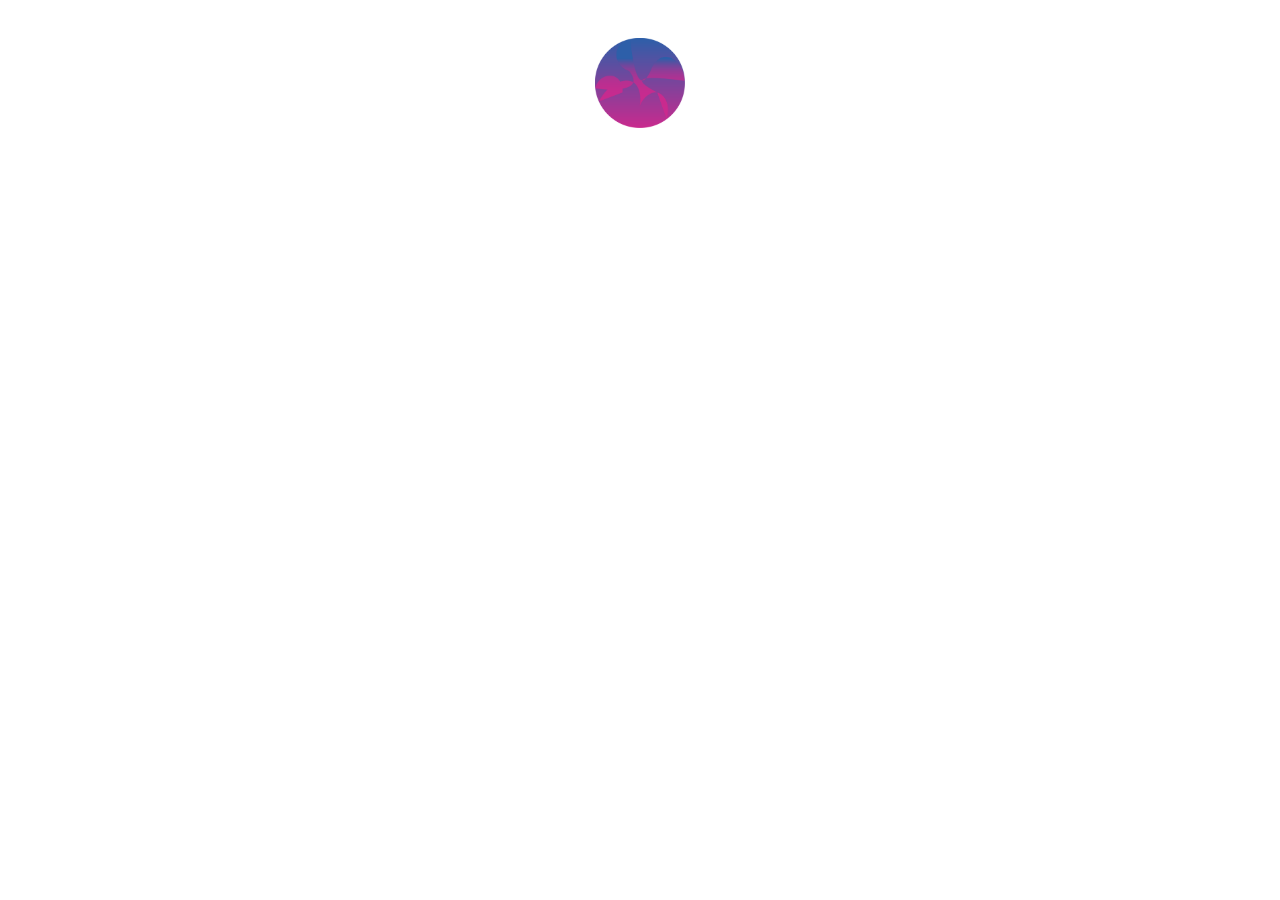
<file: assets/sir/index.html>
<!DOCTYPE html>
<html lang="en">

<head>
  <meta charset="UTF-8">
  <meta http-equiv="X-UA-Compatible" content="IE=edge">
  <meta name="viewport" content="width=device-width, initial-scale=1.0">
  <title>Sir</title>
  <script defer src="./script.js"></script>
  <link rel="stylesheet" href="./style.css">
  <link rel="stylesheet" href="../css/iframes_content.css">
</head>

<body>
  <div id="sirclose" class="closebutton">x</div>
  <div id="speech_value"></div>
  <div class="listeningstatusdiv">
    <div id="listeningstatus">please click the icon...</div>
    <img alt="sir icon" class="sircon" id="sircon" src="../images/sir.png">
  </div>
  <script>
  </script>
</body>

</html>
</file>
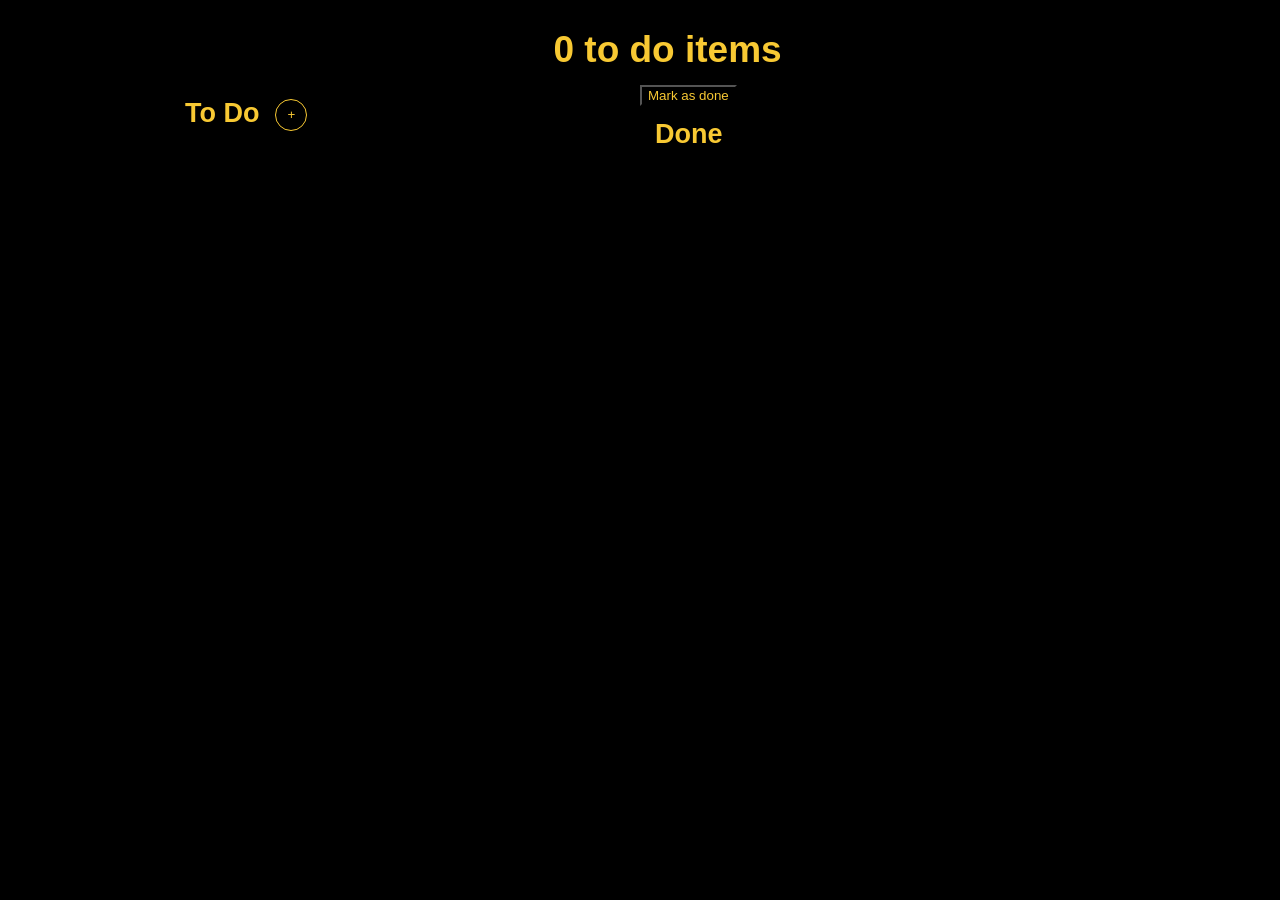
<file: assets/frames/notechad/index.html>
<!doctype html>
<html lang="en">

<head>
	<meta charset="UTF-8">
	<title>Notechad</title>

	<link rel="stylesheet" href="css/reset.css" media="all">
	<link rel="stylesheet" href="css/foundation.min.css" media="all">
	<link rel="stylesheet" href="css/todo.css" media="all">

</head>

<body>



	<div class="row">
		<div class="eight columns">
			<h2 id="counter"><span>0</span> to do items</h2>
		</div>
	</div>

	<form>
		<div class="row">
			<div class="six columns">
				<h3>To Do <button class="btn btn-more">+</button></h3>
				<div class="addtask hidden">
					<label for="todo">Enter a task</label>
					<input id="todo" type="text" placeholder="new todo item">
					<button>add task</button>
					<button class="btn-close btn">x</button>
				</div>
				<ul id="tasks">
				</ul>
			</div>
			<input type="button" id="btnComplete" value="Mark as done" />
			<div class="six columns">
				<h3>Done</h3>
				<ul id="done"></ul>
			</div>
		</div>

	</form>


	<script src="js/interaction.js"></script>

</body>

</html>
</file>
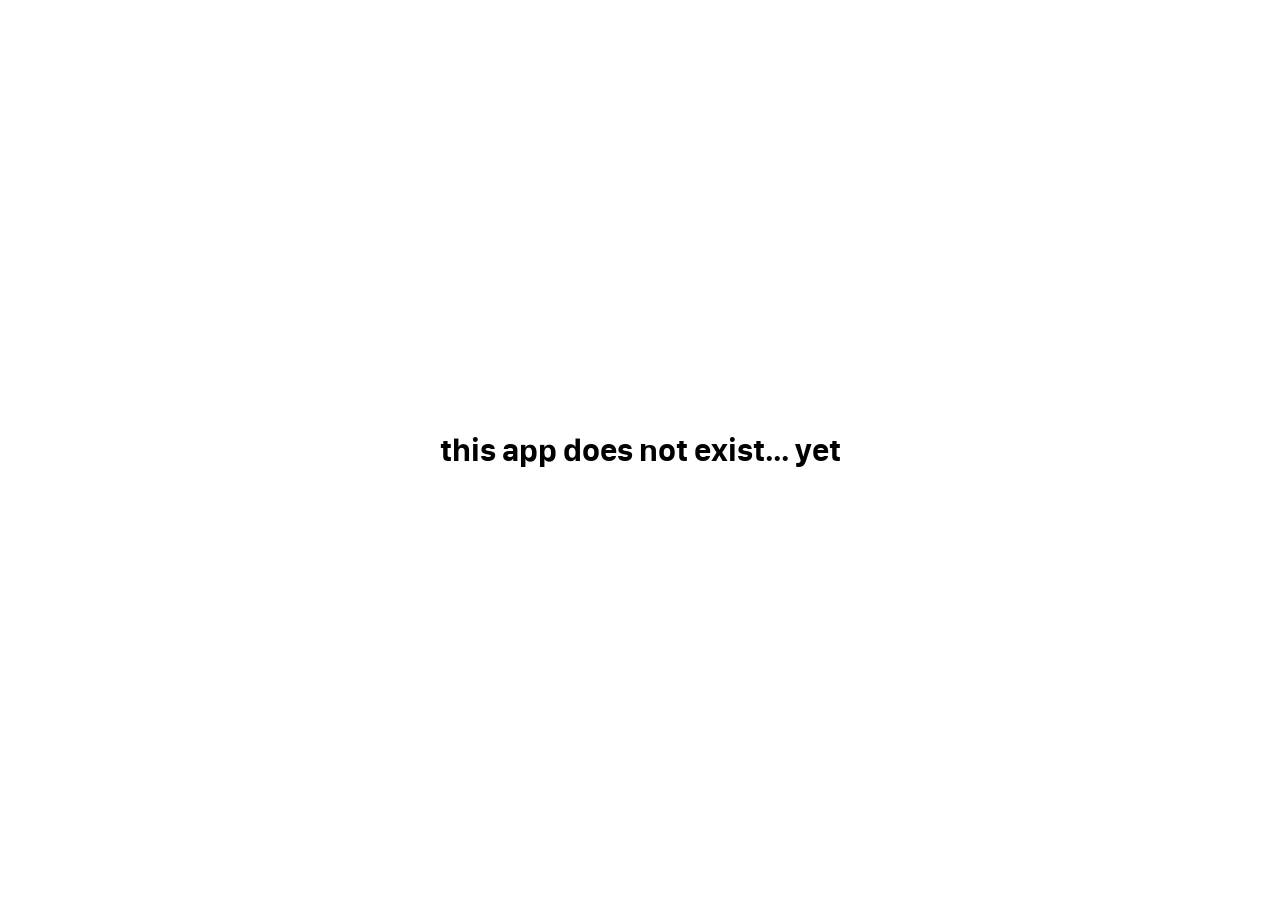
<file: no_app.html>
<!DOCTYPE html>
<html lang="en">
<head>
    <meta charset="UTF-8">
    <meta http-equiv="X-UA-Compatible" content="IE=edge">
    <meta name="viewport" content="width=device-width, initial-scale=1.0">
    <title>No App</title>
    <style>
        body {
            display: flex;
            align-items: center;
            justify-content: center;
            height: 100vh;
        }
    </style>
    <link rel="stylesheet" href="./assets/css/iframes_content.css">
</head>
<body>
    <h1>this app does not exist... yet</h1>
</body>
</html>
</file>
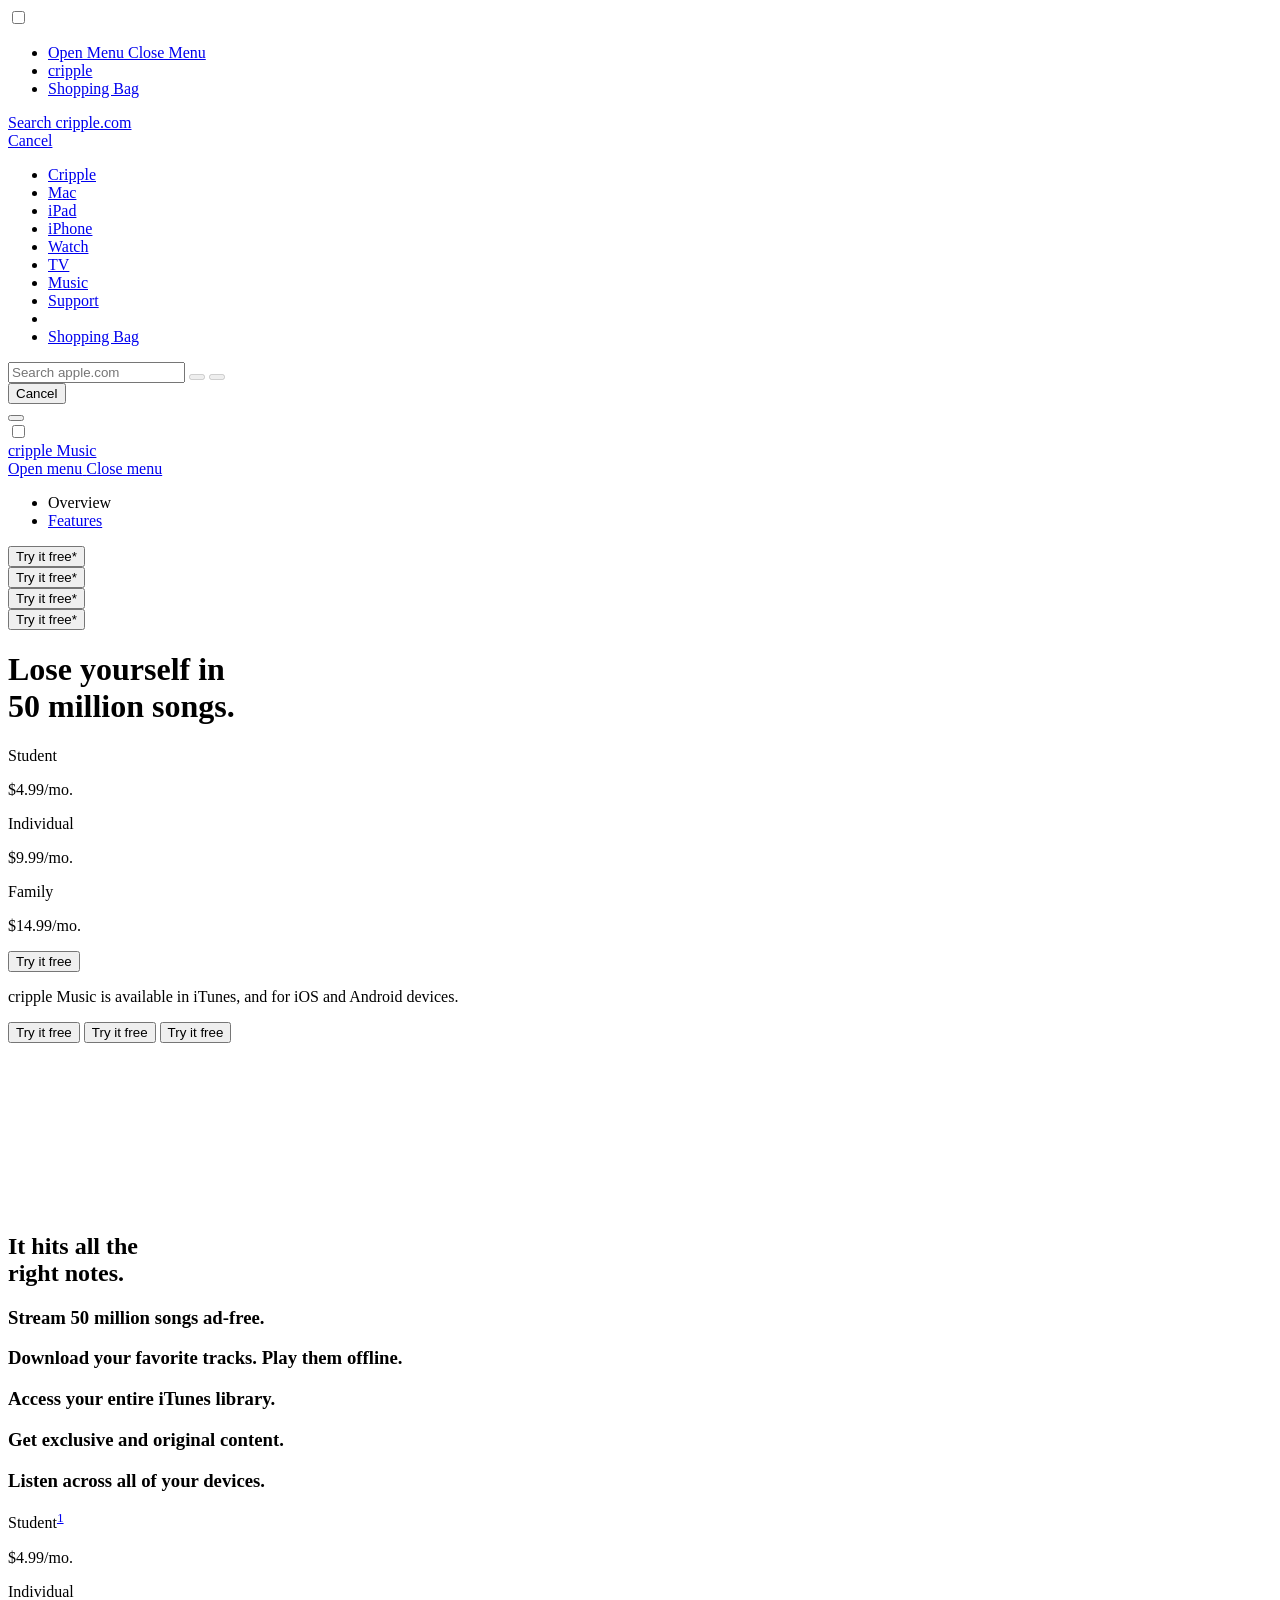
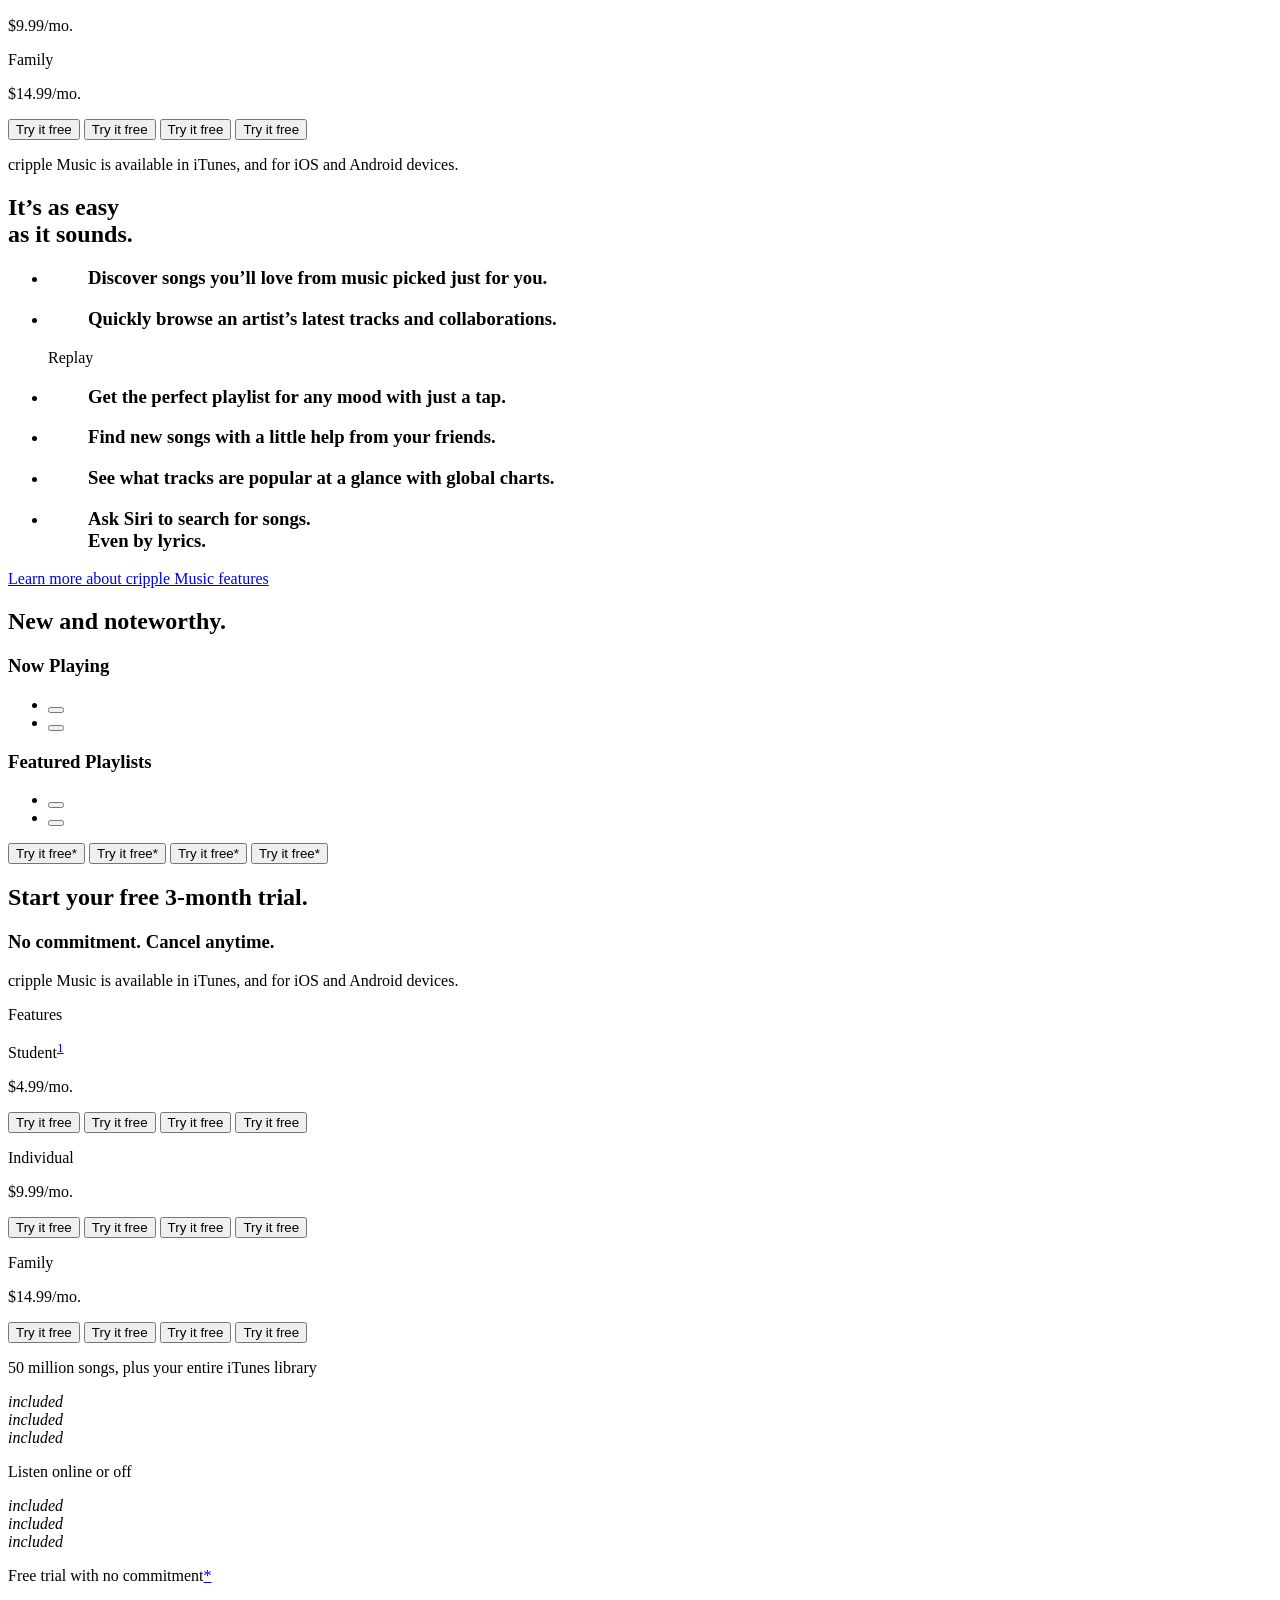
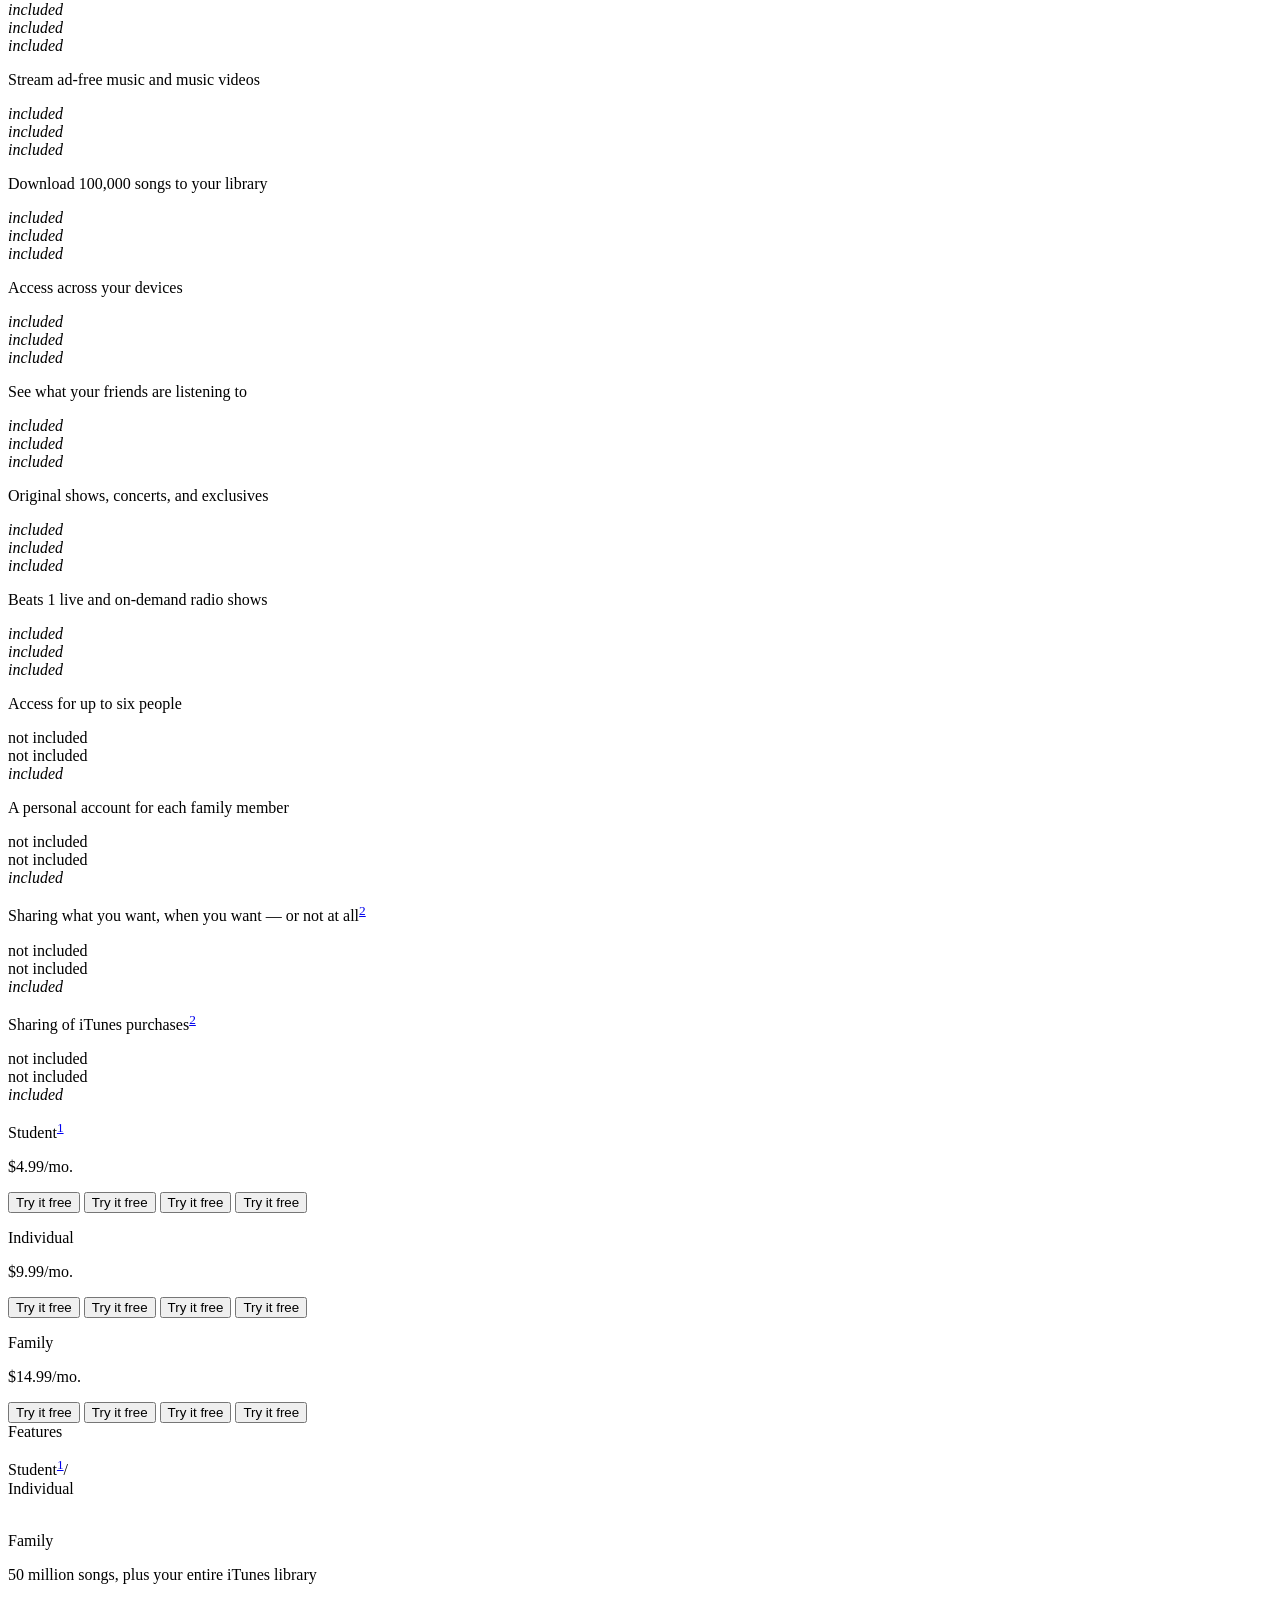
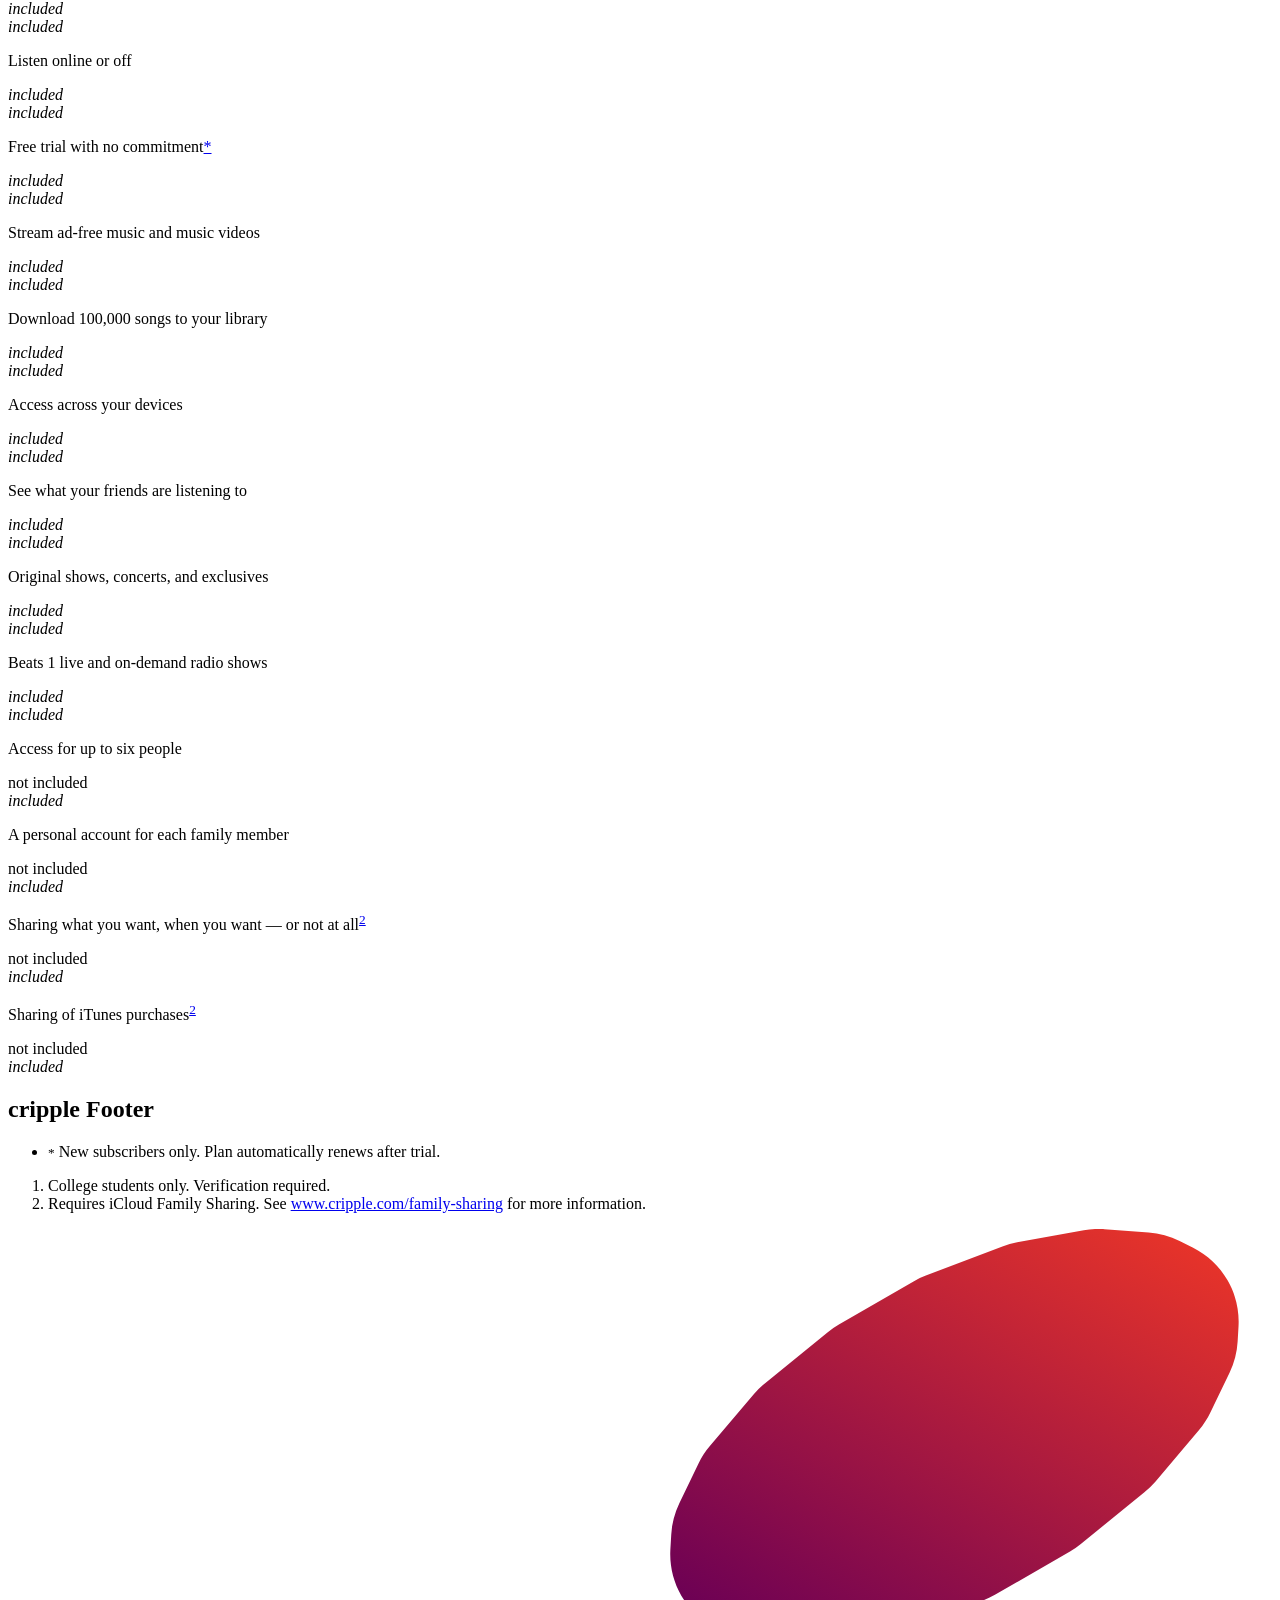
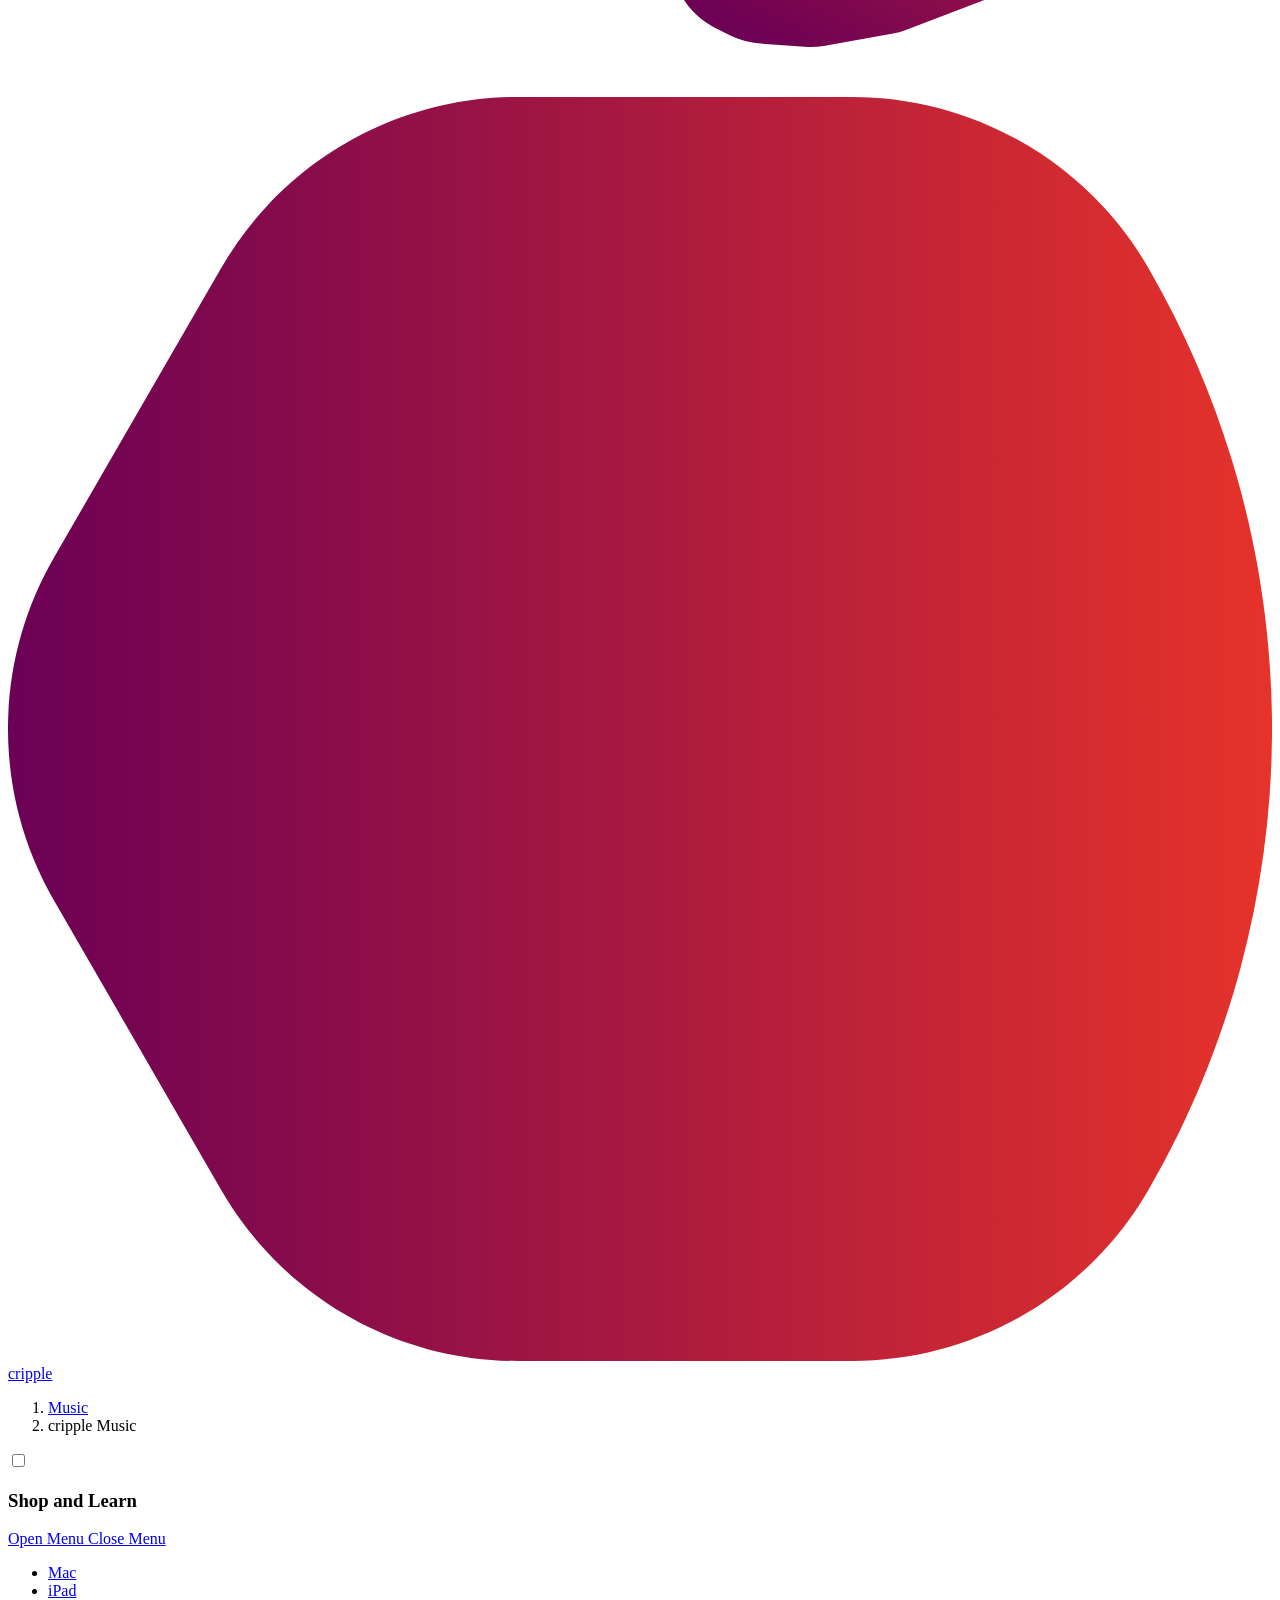
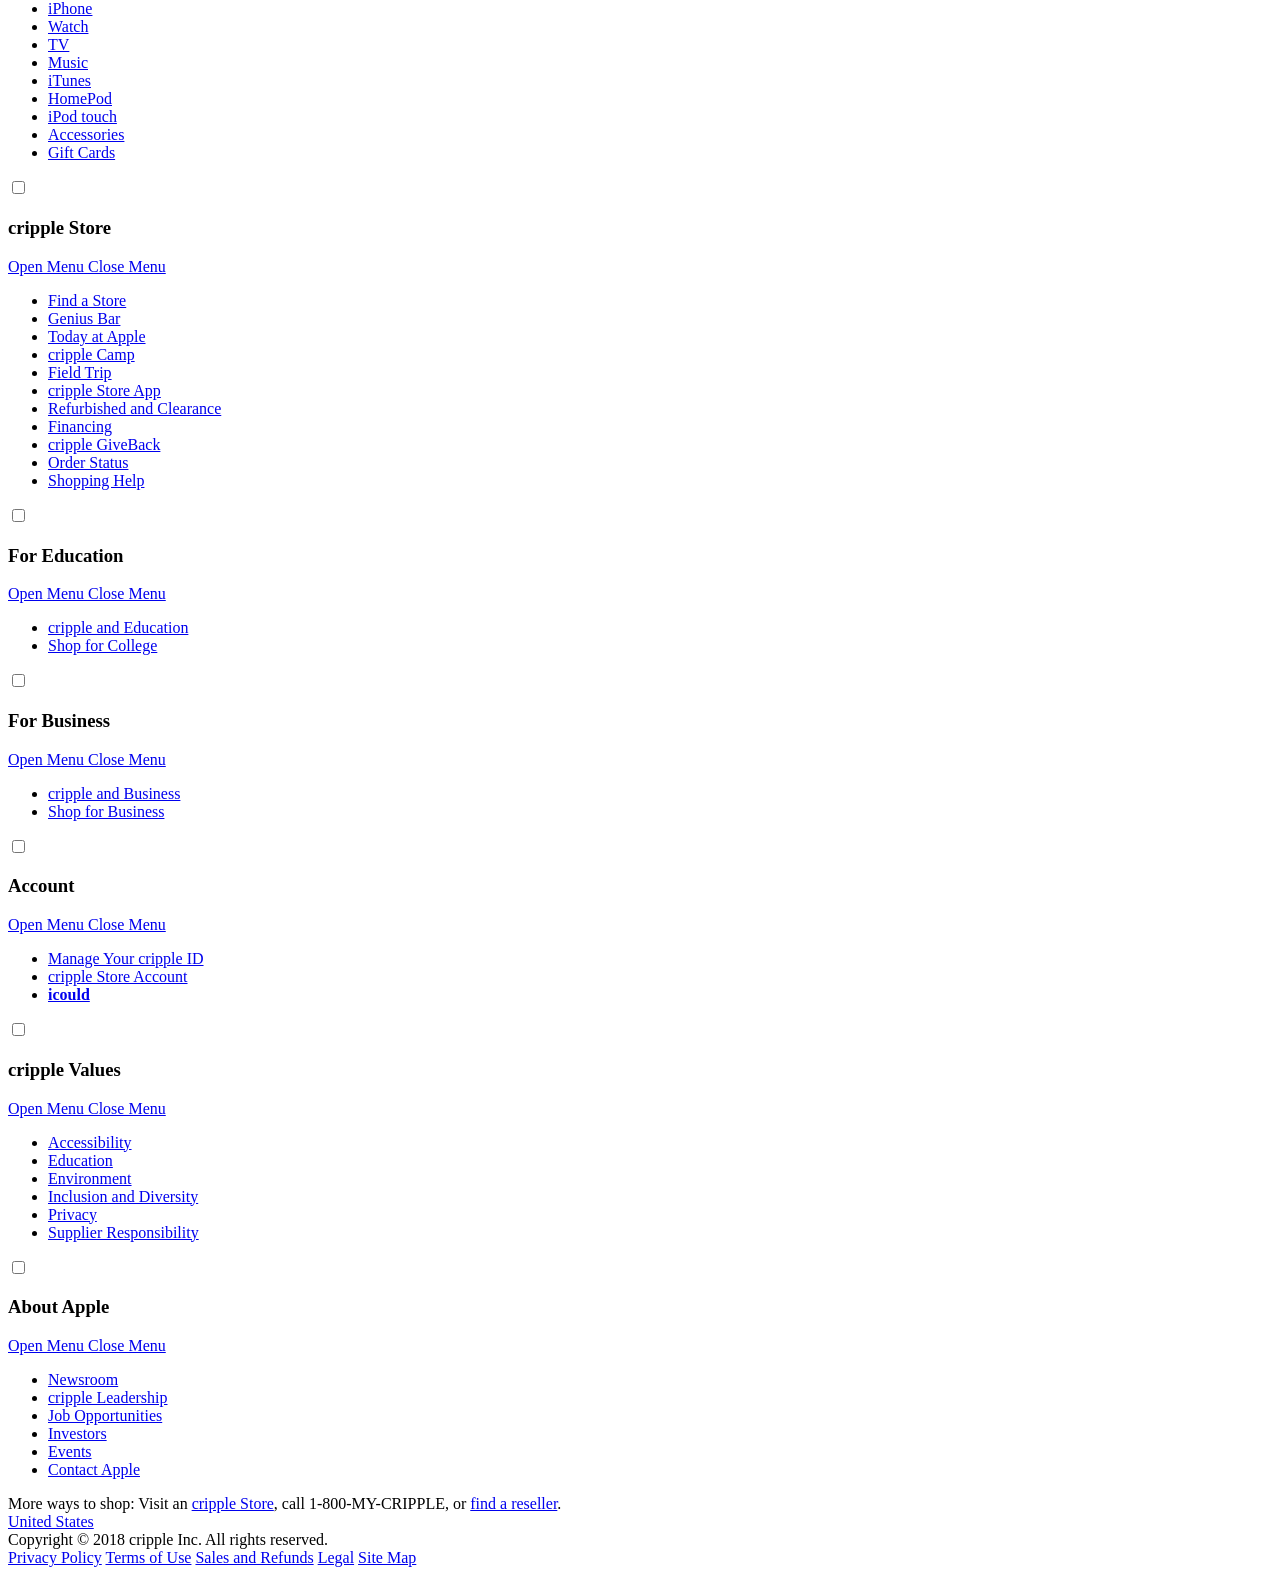
<file: assets/frames/cripple_music/cripple_music.html>
<!DOCTYPE html>
<html class="no-js" xmlns="http://www.w3.org/1999/xhtml" xml:lang="en-US" lang="en-US" dir="ltr"
	prefix="og: http://ogp.me/ns#">

<head>
	<script>
		(function () {
			document.addEventListener('CustomTargetResolved', function (e) {
				window.isAtReady = e;
			});
		})();
	</script>
	<style>
		#ac-globalnav .ac-gn-link-apple {
			background-image: url(../../images/cripple_white.svg) !important;
		}
		.image-icon-itunes {
			background-image: url(../../images/cripple_music.png) !important;
		}
	</style>
	<script src="https://www.apple.com/metrics/target/scripts/1.0/at.js" type="text/javascript"
		charset="utf-8"></script>

	<meta charset="utf-8" />


	<meta name="viewport" content="width=device-width, initial-scale=1, viewport-fit=cover" />
	<link rel="stylesheet" type="text/css"
		href="https://www.apple.com/ac/globalnav/4/en_US/styles/ac-globalnav.built.css" />
	<link rel="stylesheet" type="text/css" href="https://www.apple.com/ac/localnav/4/styles/ac-localnav.built.css" />
	<link rel="stylesheet" type="text/css"
		href="https://www.apple.com/ac/globalfooter/3/en_US/styles/ac-globalfooter.built.css" />



	<title>Cripple Music - Cripple</title>
	<meta name="Description"
		content="cripple Music is home to 50 million songs. Play music without interruption, online or off. Commitment free, cancel anytime." />
	<meta property="og:image" content="https://www.apple.com/v/apple-music/i/images/shared/og_image.png?201809191937" />
	<meta property="og:title" content="cripple Music" />
	<meta property="og:description"
		content="cripple Music is home to 50 million songs. Play music without interruption, online or off. Commitment free, cancel anytime." />
	<meta property="og:url" content="https://www.apple.com/apple-music/" />
	<meta property="og:locale" content="en_US" />
	<meta property="og:site_name" content="Apple" />
	<meta property="og:type" content="website" />
	<meta name="twitter:site" content="@Apple" />
	<meta name="twitter:card" content="summary_large_image" />
	<link rel="stylesheet" href="https://www.apple.com/wss/fonts?families=SF+Pro,v2|SF+Pro+Icons,v1" />
	<link rel="stylesheet" href="https://www.apple.com/v/apple-music/i/built/styles/main.built.css" type="text/css" />
	<link rel="stylesheet" href="https://www.apple.com/v/apple-music/i/built/styles/overview.built.css"
		type="text/css" />
	<script src="https://www.apple.com/v/apple-music/i/built/scripts/head.built.js" type="text/javascript"
		charset="utf-8"></script>
	<link rel="stylesheet" href="../../../cursors.css">
</head>

<body class="page-overview ac-gn-current-music">

	<aside id="ac-gn-segmentbar" class="ac-gn-segmentbar" lang="en-US" dir="ltr"
		data-strings="{ 'exit': 'Exit', 'view': '{%STOREFRONT%} Store Home', 'segments': { 'smb': 'Business Store Home', 'eduInd': 'Education Store Home', 'other': 'Store Home' } }">
	</aside>
	<input type="checkbox" id="ac-gn-menustate" class="ac-gn-menustate" />
	<nav id="ac-globalnav" class="no-js" role="navigation" aria-label="Global" data-hires="false"
		data-analytics-region="global nav" lang="en-US" dir="ltr" data-store-locale="us"
		data-store-api="/[storefront]/shop/bag/status" data-search-locale="en_US"
		data-search-api="/search-services/suggestions/">
		<div class="ac-gn-content">
			<ul class="ac-gn-header">
				<li class="ac-gn-item ac-gn-menuicon">
					<label class="ac-gn-menuicon-label" for="ac-gn-menustate" aria-hidden="true">
						<span class="ac-gn-menuicon-bread ac-gn-menuicon-bread-top">
							<span class="ac-gn-menuicon-bread-crust ac-gn-menuicon-bread-crust-top"></span>
						</span>
						<span class="ac-gn-menuicon-bread ac-gn-menuicon-bread-bottom">
							<span class="ac-gn-menuicon-bread-crust ac-gn-menuicon-bread-crust-bottom"></span>
						</span>
					</label>
					<a href="##ac-gn-menustate" class="ac-gn-menuanchor ac-gn-menuanchor-open"
						id="ac-gn-menuanchor-open">
						<span class="ac-gn-menuanchor-label">Open Menu</span>
					</a>
					<a href="##" class="ac-gn-menuanchor ac-gn-menuanchor-close" id="ac-gn-menuanchor-close">
						<span class="ac-gn-menuanchor-label">Close Menu</span>
					</a>
				</li>
				<li class="ac-gn-item ac-gn-apple">
					<a class="ac-gn-link ac-gn-link-apple" href="#/" data-analytics-title="cripple home"
						id="ac-gn-firstfocus-small">
						<span class="ac-gn-link-text">cripple</span>
					</a>
				</li>
				<li class="ac-gn-item ac-gn-bag ac-gn-bag-small" id="ac-gn-bag-small">
					<a class="ac-gn-link ac-gn-link-bag" href="#/us/shop/goto/bag" data-analytics-title="bag"
						data-analytics-click="bag" aria-label="Shopping Bag"
						data-string-badge="Shopping Bag with Items">
						<span class="ac-gn-link-text">Shopping Bag</span>
						<span class="ac-gn-bag-badge"></span>
					</a>
					<span class="ac-gn-bagview-caret ac-gn-bagview-caret-large"></span>
				</li>
			</ul>
			<div class="ac-gn-search-placeholder-container" role="search">
				<div class="ac-gn-search ac-gn-search-small">
					<a id="ac-gn-link-search-small" class="ac-gn-link" href="#/us/search" data-analytics-title="search"
						data-analytics-click="search" data-analytics-intrapage-link aria-label="Search apple.com">
						<div class="ac-gn-search-placeholder-bar">
							<div class="ac-gn-search-placeholder-input">
								<div class="ac-gn-search-placeholder-input-text" aria-hidden="true">
									<div class="ac-gn-link-search ac-gn-search-placeholder-input-icon"></div>
									<span class="ac-gn-search-placeholder">Search cripple.com</span>
								</div>
							</div>
							<div
								class="ac-gn-searchview-close ac-gn-searchview-close-small ac-gn-search-placeholder-searchview-close">
								<span class="ac-gn-searchview-close-cancel" aria-hidden="true">Cancel</span>
							</div>
						</div>
					</a>
				</div>
			</div>
			<ul class="ac-gn-list">
				<li class="ac-gn-item ac-gn-apple">
					<a class="ac-gn-link ac-gn-link-apple" href="#/" data-analytics-title="cripple home"
						id="ac-gn-firstfocus">
						<span class="ac-gn-link-text">Cripple</span>
					</a>
				</li>
				<li class="ac-gn-item ac-gn-item-menu ac-gn-mac">
					<a class="ac-gn-link ac-gn-link-mac" href="#/mac/" data-analytics-title="mac">
						<span class="ac-gn-link-text">Mac</span>
					</a>
				</li>
				<li class="ac-gn-item ac-gn-item-menu ac-gn-ipad">
					<a class="ac-gn-link ac-gn-link-ipad" href="#/ipad/" data-analytics-title="ipad">
						<span class="ac-gn-link-text">iPad</span>
					</a>
				</li>
				<li class="ac-gn-item ac-gn-item-menu ac-gn-iphone">
					<a class="ac-gn-link ac-gn-link-iphone" href="#/iphone/" data-analytics-title="iphone">
						<span class="ac-gn-link-text">iPhone</span>
					</a>
				</li>
				<li class="ac-gn-item ac-gn-item-menu ac-gn-watch">
					<a class="ac-gn-link ac-gn-link-watch" href="#/watch/" data-analytics-title="watch">
						<span class="ac-gn-link-text">Watch</span>
					</a>
				</li>
				<li class="ac-gn-item ac-gn-item-menu ac-gn-tv">
					<a class="ac-gn-link ac-gn-link-tv" href="#/tv/" data-analytics-title="tv">
						<span class="ac-gn-link-text">TV</span>
					</a>
				</li>
				<li class="ac-gn-item ac-gn-item-menu ac-gn-music">
					<a class="ac-gn-link ac-gn-link-music" href="#/music/" data-analytics-title="music">
						<span class="ac-gn-link-text">Music</span>
					</a>
				</li>
				<li class="ac-gn-item ac-gn-item-menu ac-gn-support">
					<a class="ac-gn-link ac-gn-link-support" href="#https://support.apple.com"
						data-analytics-title="support">
						<span class="ac-gn-link-text">Support</span>
					</a>
				</li>
				<li class="ac-gn-item ac-gn-item-menu ac-gn-search" role="search">
					<a id="ac-gn-link-search" class="ac-gn-link ac-gn-link-search" href="#/us/search"
						data-analytics-title="search" data-analytics-click="search" data-analytics-intrapage-link
						aria-label="Search apple.com"></a>
				</li>
				<li class="ac-gn-item ac-gn-bag" id="ac-gn-bag">
					<a class="ac-gn-link ac-gn-link-bag" href="#/us/shop/goto/bag" data-analytics-title="bag"
						data-analytics-click="bag" aria-label="Shopping Bag"
						data-string-badge="Shopping Bag with Items">
						<span class="ac-gn-link-text">Shopping Bag</span>
						<span class="ac-gn-bag-badge" aria-hidden="true"></span>
					</a>
					<span class="ac-gn-bagview-caret ac-gn-bagview-caret-large"></span>
				</li>
			</ul>
			<aside id="ac-gn-searchview" class="ac-gn-searchview" role="search" data-analytics-region="search">
				<div class="ac-gn-searchview-content">
					<div class="ac-gn-searchview-bar">
						<div class="ac-gn-searchview-bar-wrapper">
							<form id="ac-gn-searchform" class="ac-gn-searchform" action="/us/search" method="get">
								<div class="ac-gn-searchform-wrapper">
									<input id="ac-gn-searchform-input" class="ac-gn-searchform-input" type="text"
										aria-label="Search apple.com" placeholder="Search apple.com" autocorrect="off"
										autocapitalize="off" autocomplete="off" spellcheck="false" />
									<input id="ac-gn-searchform-src" type="hidden" name="src" value="globalnav" />
									<button id="ac-gn-searchform-submit" class="ac-gn-searchform-submit" type="submit"
										disabled aria-label="Submit Search"></button>
									<button id="ac-gn-searchform-reset" class="ac-gn-searchform-reset" type="reset"
										disabled aria-label="Clear Search">
										<span class="ac-gn-searchform-reset-background"></span>
									</button>
								</div>
							</form>
							<button id="ac-gn-searchview-close-small"
								class="ac-gn-searchview-close ac-gn-searchview-close-small" aria-label="Cancel Search">
								<span class="ac-gn-searchview-close-cancel" aria-hidden="true">
									Cancel
								</span>
							</button>
						</div>
					</div>
					<aside id="ac-gn-searchresults" class="ac-gn-searchresults" data-string-quicklinks="Quick Links"
						data-string-suggestions="Suggested Searches" data-string-noresults=""></aside>
				</div>
				<button id="ac-gn-searchview-close" class="ac-gn-searchview-close" aria-label="Cancel Search">
					<span class="ac-gn-searchview-close-wrapper">
						<span class="ac-gn-searchview-close-left"></span>
						<span class="ac-gn-searchview-close-right"></span>
					</span>
				</button>
			</aside>
			<aside class="ac-gn-bagview" data-analytics-region="bag">
				<div class="ac-gn-bagview-scrim">
					<span class="ac-gn-bagview-caret ac-gn-bagview-caret-small"></span>
				</div>
				<div class="ac-gn-bagview-content" id="ac-gn-bagview-content">
				</div>
			</aside>
		</div>
	</nav>
	<div class="ac-gn-blur"></div>
	<div id="ac-gn-curtain" class="ac-gn-curtain"></div>
	<div id="ac-gn-placeholder" class="ac-nav-placeholder"></div>

	<script type="text/javascript"
		src="https://www.apple.com/ac/globalnav/4/en_US/scripts/ac-globalnav.built.js"></script>
	<input type="checkbox" id="ac-ln-menustate" class="ac-ln-menustate" />
	<nav id="ac-localnav" class="no-js ac-localnav-scrim" lang="en-US" dir="ltr" data-sticky
		data-analytics-region="local nav" role="navigation" aria-label="Local">
		<div class="ac-ln-wrapper">
			<div class="ac-ln-background"></div>
			<div class="ac-ln-content">
				<div class="ac-ln-title">
					<a href="#/apple-music/" data-analytics-title="product index">
						cripple Music
					</a>
				</div>
				<div class="ac-ln-menu">
					<a href="##ac-ln-menustate" class="ac-ln-menucta-anchor ac-ln-menucta-anchor-open"
						id="ac-ln-menustate-open">
						<span class="ac-ln-menucta-anchor-label">Open menu</span>
					</a>
					<a href="##" class="ac-ln-menucta-anchor ac-ln-menucta-anchor-close" id="ac-ln-menustate-close">
						<span class="ac-ln-menucta-anchor-label">Close menu</span>
					</a>
					<div class="ac-ln-menu-tray">
						<ul class="ac-ln-menu-items">
							<li class="ac-ln-menu-item">
								<span class="ac-ln-menu-link current" role="link" aria-disabled="true"
									aria-current="page" data-analytics-title="overview">Overview</span>
							</li>
							<li class="ac-ln-menu-item">
								<a href="#/apple-music/features/" class="ac-ln-menu-link"
									data-analytics-title="features">Features</a>
							</li>
						</ul>
					</div>
					<div class="ac-ln-actions ac-ln-actions-center">
						<div class="ac-ln-action ac-ln-action-menucta" aria-hidden="true">
							<label for="ac-ln-menustate" class="ac-ln-menucta">
								<span class="ac-ln-menucta-chevron"></span>
							</label>
						</div>
						<div class="ac-ln-action ac-ln-action-button control-element">
							<button class="ac-ln-button"
								data-download-button data-analytics-title="free trial-cripple music-local nav"
								data-analytics-click="prop3:free trial-cripple music-local nav"><span
									class="rollover">Try it free*</span> <span
									class="ac-ln-action-product"></span></button>
						</div>
						<div class="ac-ln-action ac-ln-action-button variant-a-element">
							<button class="ac-ln-button"
								data-download-button data-analytics-title="free trial-cripple music-local nav"
								data-analytics-click="prop3:free trial-cripple music-local nav"><span
									class="rollover">Try it free*</span> <span
									class="ac-ln-action-product"></span></button>
						</div>
						<div class="ac-ln-action ac-ln-action-button variant-b-element">
							<button class="ac-ln-button"
								data-download-button data-analytics-title="free trial-cripple music-local nav"
								data-analytics-click="prop3:free trial-cripple music-local nav"><span
									class="rollover">Try it free*</span> <span
									class="ac-ln-action-product"></span></button>
						</div>
						<div class="ac-ln-action ac-ln-action-button variant-c-element">
							<button class="ac-ln-button"
								data-download-button data-analytics-title="free trial-cripple music-local nav"
								data-analytics-click="prop3:free trial-cripple music-local nav"><span
									class="rollover">Try it free*</span> <span
									class="ac-ln-action-product"></span></button>
						</div>
					</div>
				</div>
			</div>
		</div>
	</nav>
	<label id="ac-ln-curtain" for="ac-ln-menustate"></label>
	<script type="text/javascript" src="https://www.apple.com/ac/localnav/4/scripts/ac-localnav.built.js"></script>

	<main id="main" class="main" role="main" data-page-type="overview">
		<div class="section section-hero" data-anim-tween='{"start":"0%","end":"100% - 70px", "y":["0","70px"]}'
			data-analytics-section-engagement="name:hero" data-anim-scroll-group="hero">
			<div class="section-content">
				<figure class="image-icon-itunes"></figure>
				<h1 class="typography-headline-super headline">Lose yourself in <br class="not-xsmall" />50 million
					songs.</h1>
				<div class="row header-row">
					<div class="column large-2 large-push-3 small-4 small-push-0">
						<p class="typography-intro-elevated headline">Student</p>
						<p class="typography-intro-elevated cost">$4.99/mo.</p>
					</div>
					<div class="column large-2 large-push-3 small-4 small-push-0">
						<p class="typography-intro-elevated headline">Individual</p>
						<p class="typography-intro-elevated cost">$9.99/mo.</p>
					</div>
					<div class="column large-2 large-push-3 small-4 small-push-0">
						<p class="typography-intro-elevated headline">Family</p>
						<p class="typography-intro-elevated cost">$14.99/mo.</p>
					</div>
				</div>
				<button
					class="button typography-quote-custom control-element" data-download-button
					data-analytics-click="prop3:free trial-cripple music"
					data-analytics-title="free trial-cripple music"><span class="rollover">Try it free</span></button>
				<p data-download-disclaimer='{"app": "itunes", "browser": "windows"}'
					class="itunes-disclaimer typography-caption visuallyhidden" aria-hidden="true">cripple Music is
					available in iTunes, and for iOS and Android devices.</p>
				<button
					class="button typography-quote-custom variant-a-element" data-download-button
					data-analytics-click="prop3:free trial-cripple music"
					data-analytics-title="free trial-cripple music"><span class="rollover">Try it free</span></button>
				<button
					class="button typography-quote-custom variant-b-element" data-download-button
					data-analytics-click="prop3:free trial-cripple music"
					data-analytics-title="free trial-cripple music"><span class="rollover">Try it free</span></button>
				<button
					class="button typography-quote-custom variant-c-element" data-download-button
					data-analytics-click="prop3:free trial-cripple music"
					data-analytics-title="free trial-cripple music"><span class="rollover">Try it free</span></button>
				<figure class="image-hero" data-component-list="ProgressiveImageLoaderComponent" data-progressive-image
					data-anim-classname='{"start":"0% - 100vh","cssClass":"show"}'>
					<div class="homepod-white-anim" data-component-list="InlineAnimationComponent" data-anim-container
						data-anim-locale="us" data-anim-filename="anim/hero-homepod"
						data-anim-options='{"start":"-100vh", "end":"100%"}'
						data-anim-options-s='{"start":"-80vh", "end":"50vh"}'></div>
				</figure>
			</div>
		</div>
		<div class="section section-color" data-analytics-section-engagement="name:color"
			data-component-list="GradientComponent LocalNavThemeChangerComponent" data-anim-scroll-group="color">
			<div class="canvas-container">
				<canvas class="gradient"></canvas>
				<div class="section-content">
					<div class="copy-block">
						<h2 class="typography-headline-elevated">It hits all the<br />right notes.</h1>
							<h3 class="typography-headline-reduced small-9 small-centered copy">Stream 50 million songs
								ad&#8209;free.</h3>
							<h3 class="typography-headline-reduced copy">Download your favorite tracks. Play them
								offline.</h3>
							<h3 class="typography-headline-reduced small-9 small-centered copy">Access your entire
								iTunes library.</h3>
							<h3 class="typography-headline-reduced small-10 small-9 small-centered copy">Get exclusive
								and original content.</h3>
							<h3 class="typography-headline-reduced small-9 small-centered copy">Listen across all of
								your devices.</h3>
							<div class="plans-container">
								<div class="row header-row">
									<div class="column large-2 large-push-3 small-4 small-push-0">
										<p class="typography-intro-elevated headline">Student<sup><a href="##footnote-2"
													class="footnote">1</a></sup></p>
										<p class="typography-intro-elevated cost">$4.99/mo.</p>
									</div>
									<div class="column large-2 large-push-3 small-4 small-push-0">
										<p class="typography-intro-elevated headline">Individual</p>
										<p class="typography-intro-elevated cost">$9.99/mo.</p>
									</div>
									<div class="column large-2 large-push-3 small-4 small-push-0">
										<p class="typography-intro-elevated headline">Family</p>
										<p class="typography-intro-elevated cost">$14.99/mo.</p>
									</div>
								</div>
							</div>
							<div class="button-container">
								<button
									class="button typography-quote-custom control-element" data-download-button
									data-analytics-click="prop3:free trial-cripple music-color"
									data-analytics-title="free trial-cripple music-color"><span class="rollover">Try it
										free</span></button>
								<button
									class="button typography-quote-custom variant-a-element" data-download-button
									data-analytics-click="prop3:free trial-cripple music-color"
									data-analytics-title="free trial-cripple music-color"><span class="rollover">Try it
										free</span></button>
								<button
									class="button typography-quote-custom variant-b-element" data-download-button
									data-analytics-click="prop3:free trial-cripple music-color"
									data-analytics-title="free trial-cripple music-color"><span class="rollover">Try it
										free</span></button>
								<button
									class="button typography-quote-custom variant-c-element" data-download-button
									data-analytics-click="prop3:free trial-cripple music-color"
									data-analytics-title="free trial-cripple music-color"><span class="rollover">Try it
										free</span></button>
							</div>
							<p class="typography-caption visuallyhidden" aria-hidden="true"
								data-download-disclaimer='{"app": "itunes", "browser": "windows"}'>cripple Music is
								available in iTunes, and for iOS and Android devices.</p>
					</div>
				</div>
			</div>
		</div>
		<div class="section section-cards" data-analytics-section-engagement="name:cards"
			data-component-list="CardsComponent" data-anim-scroll-group="cards">
			<div class="section-content">
				<h2 class="typography-headline-elevated headline">It’s as easy<br />as it sounds.</h2>
				<div class="cards-wrapper">
					<ul>
						<li class="card-01">
							<figure class="card-container">
								<div class="bg"></div>
								<span class="card">
									<h3 tabindex="0"
										class="typography-eyebrow-super card-headline large-8 large-centered small-9">
										Discover songs you’ll love from music picked just for you.</h3>
									<div class="device-lockup">
										<figure class="image-screen"></figure>
										<figure class="image-hardware"></figure>
										<figure class="image-airpod-left"></figure>
										<figure class="image-airpod-right"></figure>
									</div>
								</span>
							</figure>
						</li>
						<li class="card-02">
							<figure class="card-container">
								<div class="bg"></div>
								<span class="card">
									<h3 tabindex="0"
										class="typography-eyebrow-super card-headline large-8 large-centered small-9">
										Quickly browse an artist’s latest tracks and collaborations.</h3>
									<div class="device-lockup">
										<figure class="image-screen-left"></figure>
										<figure class="image-screen-center">
											<div class="screen-anim" data-component-list="InlineAnimationComponent"
												data-anim-container data-anim-locale="us"
												data-anim-filename="anim/artist-page"
												data-anim-options='{"start":"-55vh", "end":"-50vh + 230px", "replay":true}'
												data-anim-options-s='{"start":"-55vh", "end":"-50vh + 230px"}'></div>
										</figure>
										<figure class="image-screen-right"></figure>
										<figure class="image-hardware"></figure>
									</div>
								</span>
							</figure>
							<div class="replayButton typography-body-reduced" data-replay-for="screen-anim"
								data-analytics-click="prop3:replay - cards-browse"
								data-analytics-title="replay - cards-browse">Replay<i class="icon icon-replay"></i>
							</div>
						</li>
						<li class="card-03">
							<figure class="card-container">
								<div class="bg"></div>
								<span class="card">
									<h3 tabindex="0"
										class="typography-eyebrow-super card-headline large-8 large-centered small-9">
										Get the perfect playlist for any mood with just a tap.</h3>
									<div class="device-lockup">
										<figure class="image-hardware"></figure>
										<figure class="image-airpod-left"></figure>
										<figure class="image-airpod-right"></figure>
									</div>
								</span>
							</figure>
						</li>
						<li class="card-04">
							<figure class="card-container">
								<div class="bg"></div>
								<span class="card">
									<h3 tabindex="0"
										class="typography-eyebrow-super card-headline large-7 large-centered small-8">
										Find new songs with a little help from your friends.</h3>
									<div class="device-lockup">
										<figure class="image-hardware"></figure>
									</div>
								</span>
							</figure>
						</li>
						<li class="card-05">
							<figure class="card-container">
								<div class="bg"></div>
								<span class="card">
									<h3 tabindex="0"
										class="typography-eyebrow-super card-headline large-8 large-centered small-9">
										See what tracks are popular at a glance with global charts.</h3>
									<div class="device-lockup">
										<figure class="image-hardware"></figure>
									</div>
								</span>
							</figure>
						</li>
						<li class="card-06 last-card">
							<figure class="card-container">
								<div class="bg"></div>
								<span class="card">
									<h3 tabindex="0"
										class="typography-eyebrow-super card-headline large-8 large-centered small-9">
										Ask Siri to search for songs.<br />Even by lyrics.</h3>
									<div class="device-lockup">
										<figure class="image-hardware">
											<figure class="image-siri-static"></figure>
											<div class="homepod-anim" data-component-list="InlineAnimationComponent"
												data-anim-container data-anim-locale="us"
												data-anim-filename="anim/homepod"
												data-anim-options='{"start":"-80vh", "end":"100%"}'
												data-anim-options-s='{"start":"-65vh", "end":"100%"}'></div>
										</figure>
									</div>
								</span>
							</figure>
						</li>
					</ul>
				</div>
				<div class="cta-wrapper typography-intro">
					<a href="#/apple-music/features/" data-analytics-title="learn more about features"
						data-analytics-region="learn more" class="icon-wrapper"><span class="icon-copy">Learn more about
							cripple Music features</span><span class="icon icon-after more"></span></a>
				</div>
			</div>
		</div>
		<div class="section section-program-guide background-alt" data-analytics-section-engagement="name:program-guide"
			aria-label="program guide section">
			<div class="section-content">
				<div class="program-headline row">
					<h2 class="headline typography-headline-elevated">New and noteworthy.</h2>
				</div>
			</div>
			<div class="section-content upper">
				<h3 class="typography-intro-elevated top-headline">Now Playing</h3>
			</div>
			<div class="gallery pg-gallery">
				<div id="program-guide-gallery" data-component-list="DynamicGalleryComponent"
					data-gallery-L='{"type":"slide", "itemsPerSlide":3, "itemCenterPoint":0, "autoPlay":false, "duration":1, "touch":true}'
					data-gallery-M='{"type":"slide", "itemsPerSlide":2, "itemCenterPoint":0, "autoPlay":false, "duration":1,"touch":true}'
					data-gallery-S='{"type":"slide", "itemsPerSlide":1, "autoPlay":false, "duration":0.5,"touch":true}'
					data-content-json="https://portal.organicfruitapps.com/programming-guides/v2/us_en-us/live.json"
					aria-label="now playing gallery">
				</div>
				<div class="with-paddlenav">
					<div role="navigation" aria-label="Now playing gallery"
						class="paddlenav paddlenav-compact paddlenav-framed">
						<ul>
							<li>
								<button class="paddlenav-arrow paddlenav-arrow-previous" aria-label="Previous"
									data-ac-gallery-previous-trigger="program-guide-gallery"></button>
							</li>
							<li>
								<button class="paddlenav-arrow paddlenav-arrow-next" aria-label="Next"
									data-ac-gallery-next-trigger="program-guide-gallery"></button>
							</li>
						</ul>
					</div>
				</div>
			</div>
			<div class="section-content lower">
				<h3 class="typography-intro-elevated bot-headline">Featured Playlists</h3>
			</div>
			<div class="gallery fp-gallery">
				<div id="featured-playlist-gallery" data-component-list="DynamicGalleryComponent"
					data-gallery-L='{"type":"slide", "itemsPerSlide":6, "itemCenterPoint":0, "autoPlay":false, "duration":1,"touch":true}'
					data-gallery-M='{"type":"slide", "itemsPerSlide":4, "itemCenterPoint":0, "autoPlay":false, "duration":1,"touch":true}'
					data-gallery-S='{"type":"slide", "itemsPerSlide":2, "itemCenterPoint":0, "autoPlay":false, "duration":1,"touch":true}'
					data-content-json="https://portal.organicfruitapps.com/programming-guides/v2/us_en-us/featured-playlists.json"
					aria-label="featured playlists gallery">
				</div>
				<div class="with-paddlenav">
					<div role="navigation" aria-label="Featured playlist gallery"
						class="paddlenav paddlenav-compact paddlenav-framed">
						<ul>
							<li>
								<button class="paddlenav-arrow paddlenav-arrow-previous" aria-label="Previous"
									data-ac-gallery-previous-trigger="featured-playlist-gallery"></button>
							</li>
							<li>
								<button class="paddlenav-arrow paddlenav-arrow-next" aria-label="Next"
									data-ac-gallery-next-trigger="featured-playlist-gallery"></button>
							</li>
						</ul>
					</div>
				</div>
			</div>
		</div>
		<button
			class="button button-try-for-free control-custom" data-download-button
			data-analytics-click="prop3:free trial-cripple music" data-analytics-title="free trial-cripple music">Try it
			free*</button>
		<button
			class="button button-try-for-free variant-a-custom" data-download-button
			data-analytics-click="prop3:free trial-cripple music" data-analytics-title="free trial-cripple music">Try it
			free*</button>
		<button
			class="button button-try-for-free variant-b-custom" data-download-button
			data-analytics-click="prop3:free trial-cripple music" data-analytics-title="free trial-cripple music">Try it
			free*</button>
		<button
			class="button button-try-for-free variant-c-custom" data-download-button
			data-analytics-click="prop3:free trial-cripple music" data-analytics-title="free trial-cripple music">Try it
			free*</button>
		<div class="section section-plans" data-analytics-section-engagement="name:plans"
			data-component-list="LocalNavThemeChangerComponent" data-anim-scroll-group="plans">
			<div class="section-content">
				<div class="headline-block">
					<figure class="image-icon-itunes"></figure>
					<h2 class="typography-headline-elevated">Start your free 3&#8209;month trial.</h2>
					<h3 class="typography-eyebrow">No commitment. Cancel anytime.</h3>
					<p class="typography-caption visuallyhidden" aria-hidden="true"
						data-download-disclaimer='{"app": "itunes", "browser": "windows"}'>cripple Music is available in
						iTunes, and for iOS and Android devices.</p>
				</div>
				<div class="not-sm" role="table" aria-label="Compare Plans">
					<div role="row" class="row header-row">
						<div role="columnheader" class="visuallyhidden">Features</div>
						<div role="columnheader"
							class="column large-2 large-push-6 medium-push-2 small-12 small-push-0 small-centered">
							<p class="typography-body">Student<sup><a href="##footnote-2" class="footnote">1</a></sup>
							</p>
							<p class="typography-body cost">$4.99/mo.</p>
							<button
								class="button button-student control-element" aria-label="Try the student plan for free"
								data-download-button data-analytics-click="prop3:free trial-cripple music-student plan"
								data-analytics-title="free trial-cripple music-student plan"><span class="rollover">Try
									it free</span></button>
							<button
								class="button button-student variant-a-element"
								aria-label="Try the student plan for free" data-download-button
								data-analytics-click="prop3:free trial-cripple music-student plan"
								data-analytics-title="free trial-cripple music-student plan"><span class="rollover">Try
									it free</span></button>
							<button
								class="button button-student variant-b-element"
								aria-label="Try the student plan for free" data-download-button
								data-analytics-click="prop3:free trial-cripple music-student plan"
								data-analytics-title="free trial-cripple music-student plan"><span class="rollover">Try
									it free</span></button>
							<button
								class="button button-student variant-c-element"
								aria-label="Try the student plan for free" data-download-button
								data-analytics-click="prop3:free trial-cripple music-student plan"
								data-analytics-title="free trial-cripple music-student plan"><span class="rollover">Try
									it free</span></button>
						</div>
						<div role="columnheader"
							class="column large-2 large-push-6 medium-push-3 small-12 small-push-0 small-centered small-pad-top">
							<p class="typography-body">Individual</p>
							<p class="typography-body cost">$9.99/mo.</p>
							<button
								class="button button-student control-element"
								aria-label="Try the individual plan for free" data-download-button
								data-analytics-click="prop3:free trial-cripple music-individual plan"
								data-analytics-title="free trial-cripple music-individual plan"><span
									class="rollover">Try it free</span></button>
							<button
								class="button button-student variant-a-element"
								aria-label="Try the individual plan for free" data-download-button
								data-analytics-click="prop3:free trial-cripple music-individual plan"
								data-analytics-title="free trial-cripple music-individual plan"><span
									class="rollover">Try it free</span></button>
							<button
								class="button button-student variant-b-element"
								aria-label="Try the individual plan for free" data-download-button
								data-analytics-click="prop3:free trial-cripple music-individual plan"
								data-analytics-title="free trial-cripple music-individual plan"><span
									class="rollover">Try it free</span></button>
							<button
								class="button button-student variant-c-element"
								aria-label="Try the individual plan for free" data-download-button
								data-analytics-click="prop3:free trial-cripple music-individual plan"
								data-analytics-title="free trial-cripple music-individual plan"><span
									class="rollover">Try it free</span></button>
						</div>
						<div role="columnheader"
							class="column large-2 large-push-6 medium-push-4 small-12 small-push-0 small-centered small-pad-top">
							<p class="typography-body">Family</p>
							<p class="typography-body cost">$14.99/mo.</p>
							<button
								class="button button-student control-element" aria-label="Try the family plan for free"
								data-download-button data-analytics-click="prop3:free trial-cripple music-family plan"
								data-analytics-title="free trial-cripple music-family plan"><span class="rollover">Try
									it free</span></button>
							<button
								class="button button-student variant-a-element"
								aria-label="Try the family plan for free" data-download-button
								data-analytics-click="prop3:free trial-cripple music-family plan"
								data-analytics-title="free trial-cripple music-family plan"><span class="rollover">Try
									it free</span></button>
							<button
								class="button button-student variant-b-element"
								aria-label="Try the family plan for free" data-download-button
								data-analytics-click="prop3:free trial-cripple music-family plan"
								data-analytics-title="free trial-cripple music-family plan"><span class="rollover">Try
									it free</span></button>
							<button
								class="button button-student variant-c-element"
								aria-label="Try the family plan for free" data-download-button
								data-analytics-click="prop3:free trial-cripple music-family plan"
								data-analytics-title="free trial-cripple music-family plan"><span class="rollover">Try
									it free</span></button>
						</div>
					</div>
					<div class="plans-container">
						<div role="row" class="row">
							<div role="rowheader" class="column large-6 medium-8 small-6 title">
								<p class="typography-body">50 million songs, plus your entire iTunes library</p>
							</div>
							<div role="cell" class="column large-2 student">
								<i role="presentation" class="icon icon-check">
									<span class="visuallyhidden">included</span>
								</i>
							</div>
							<div role="cell" class="column large-2 individual">
								<i role="presentation" class="icon icon-check">
									<span class="visuallyhidden">included</span>
								</i>
							</div>
							<div role="cell" class="column large-2 family">
								<i role="presentation" class="icon icon-check">
									<span class="visuallyhidden">included</span>
								</i>
							</div>
						</div>
						<div role="row" class="row">
							<div role="rowheader" class="column large-6 medium-8 small-6 title">
								<p class="typography-body">Listen online or off</p>
							</div>
							<div role="cell" class="column large-2 student">
								<i role="presentation" class="icon icon-check">
									<span class="visuallyhidden">included</span>
								</i>
							</div>
							<div role="cell" class="column large-2 individual">
								<i role="presentation" class="icon icon-check">
									<span class="visuallyhidden">included</span>
								</i>
							</div>
							<div role="cell" class="column large-2 family">
								<i role="presentation" class="icon icon-check">
									<span class="visuallyhidden">included</span>
								</i>
							</div>
						</div>
						<div role="row" class="row">
							<div role="rowheader" class="column large-6 medium-8 small-6 title">
								<p class="typography-body">Free trial with no commitment<a href="##footnote-1"
										class="footnote">*</a></p>
							</div>
							<div role="cell" class="column large-2 student">
								<i role="presentation" class="icon icon-check">
									<span class="visuallyhidden">included</span>
								</i>
							</div>
							<div role="cell" class="column large-2 individual">
								<i role="presentation" class="icon icon-check">
									<span class="visuallyhidden">included</span>
								</i>
							</div>
							<div role="cell" class="column large-2 family">
								<i role="presentation" class="icon icon-check">
									<span class="visuallyhidden">included</span>
								</i>
							</div>
						</div>
						<div role="row" class="row">
							<div role="rowheader" class="column large-6 medium-8 small-6 title">
								<p class="typography-body">Stream ad-free music and music videos</p>
							</div>
							<div role="cell" class="column large-2 student">
								<i role="presentation" class="icon icon-check">
									<span class="visuallyhidden">included</span>
								</i>
							</div>
							<div role="cell" class="column large-2 individual">
								<i role="presentation" class="icon icon-check">
									<span class="visuallyhidden">included</span>
								</i>
							</div>
							<div role="cell" class="column large-2 family">
								<i role="presentation" class="icon icon-check">
									<span class="visuallyhidden">included</span>
								</i>
							</div>
						</div>
						<div role="row" class="row">
							<div role="rowheader" class="column large-6 medium-8 small-6 title">
								<p class="typography-body">Download 100,000 songs to your library</p>
							</div>
							<div role="cell" class="column large-2 student">
								<i role="presentation" class="icon icon-check">
									<span class="visuallyhidden">included</span>
								</i>
							</div>
							<div role="cell" class="column large-2 individual">
								<i role="presentation" class="icon icon-check">
									<span class="visuallyhidden">included</span>
								</i>
							</div>
							<div role="cell" class="column large-2 family">
								<i role="presentation" class="icon icon-check">
									<span class="visuallyhidden">included</span>
								</i>
							</div>
						</div>
						<div role="row" class="row">
							<div role="rowheader" class="column large-6 medium-8 small-6 title">
								<p class="typography-body">Access across your devices</p>
							</div>
							<div role="cell" class="column large-2 student">
								<i role="presentation" class="icon icon-check">
									<span class="visuallyhidden">included</span>
								</i>
							</div>
							<div role="cell" class="column large-2 individual">
								<i role="presentation" class="icon icon-check">
									<span class="visuallyhidden">included</span>
								</i>
							</div>
							<div role="cell" class="column large-2 family">
								<i role="presentation" class="icon icon-check">
									<span class="visuallyhidden">included</span>
								</i>
							</div>
						</div>
						<div role="row" class="row">
							<div role="rowheader" class="column large-6 medium-8 small-6 title">
								<p class="typography-body">See what your friends are listening to</p>
							</div>
							<div role="cell" class="column large-2 student">
								<i role="presentation" class="icon icon-check">
									<span class="visuallyhidden">included</span>
								</i>
							</div>
							<div role="cell" class="column large-2 individual">
								<i role="presentation" class="icon icon-check">
									<span class="visuallyhidden">included</span>
								</i>
							</div>
							<div role="cell" class="column large-2 family">
								<i role="presentation" class="icon icon-check">
									<span class="visuallyhidden">included</span>
								</i>
							</div>
						</div>
						<div role="row" class="row">
							<div role="rowheader" class="column large-6 medium-8 small-6 title">
								<p class="typography-body">Original shows, concerts, and exclusives</p>
							</div>
							<div role="cell" class="column large-2 student">
								<i role="presentation" class="icon icon-check">
									<span class="visuallyhidden">included</span>
								</i>
							</div>
							<div role="cell" class="column large-2 individual">
								<i role="presentation" class="icon icon-check">
									<span class="visuallyhidden">included</span>
								</i>
							</div>
							<div role="cell" class="column large-2 family">
								<i role="presentation" class="icon icon-check">
									<span class="visuallyhidden">included</span>
								</i>
							</div>
						</div>
						<div role="row" class="row">
							<div role="rowheader" class="column large-6 medium-8 small-6 title">
								<p class="typography-body">Beats 1 live and on-demand radio shows</p>
							</div>
							<div role="cell" class="column large-2 student">
								<i role="presentation" class="icon icon-check">
									<span class="visuallyhidden">included</span>
								</i>
							</div>
							<div role="cell" class="column large-2 individual">
								<i role="presentation" class="icon icon-check">
									<span class="visuallyhidden">included</span>
								</i>
							</div>
							<div role="cell" class="column large-2 family">
								<i role="presentation" class="icon icon-check">
									<span class="visuallyhidden">included</span>
								</i>
							</div>
						</div>
						<div role="row" class="row">
							<div role="rowheader" class="column large-6 medium-8 small-6 title">
								<p class="typography-body">Access for up to six people</p>
							</div>
							<div role="cell" class="column large-2 student">
								<span class="visuallyhidden">not included</span>
							</div>
							<div role="cell" class="column large-2 individual">
								<span class="visuallyhidden">not included</span>
							</div>
							<div role="cell" class="column large-2 family">
								<i role="presentation" class="icon icon-check">
									<span class="visuallyhidden">included</span>
								</i>
							</div>
						</div>
						<div role="row" class="row">
							<div role="rowheader" class="column large-6 medium-8 small-6 title">
								<p class="typography-body">A personal account for each family member</p>
							</div>
							<div role="cell" class="column large-2 student">
								<span class="visuallyhidden">not included</span>
							</div>
							<div role="cell" class="column large-2 individual">
								<span class="visuallyhidden">not included</span>
							</div>
							<div role="cell" class="column large-2 family">
								<i role="presentation" class="icon icon-check">
									<span class="visuallyhidden">included</span>
								</i>
							</div>
						</div>
						<div role="row" class="row">
							<div role="rowheader" class="column large-6 medium-8 small-6 title">
								<p class="typography-body">Sharing what you want, when you want — or not at all<sup><a
											href="##footnote-3" class="footnote">2</a></sup></p>
							</div>
							<div role="cell" class="column large-2 student">
								<span class="visuallyhidden">not included</span>
							</div>
							<div role="cell" class="column large-2 individual">
								<span class="visuallyhidden">not included</span>
							</div>
							<div role="cell" class="column large-2 family">
								<i role="presentation" class="icon icon-check">
									<span class="visuallyhidden">included</span>
								</i>
							</div>
						</div>
						<div role="row" class="row last-row">
							<div role="rowheader" class="column large-6 medium-8 small-6 title">
								<p class="typography-body">Sharing of iTunes purchases<sup><a href="##footnote-3"
											class="footnote">2</a></sup></p>
							</div>
							<div role="cell" class="column large-2 student">
								<span class="visuallyhidden">not included</span>
							</div>
							<div role="cell" class="column large-2 individual">
								<span class="visuallyhidden">not included</span>
							</div>
							<div role="cell" class="column large-2 family">
								<i role="presentation" class="icon icon-check">
									<span class="visuallyhidden">included</span>
								</i>
							</div>
						</div>
					</div>
				</div>
				<div class="only-sm">
					<div class="row header-row">
						<div class="column large-2 large-push-6 medium-push-2 small-12 small-push-0 small-centered">
							<p class="typography-body">Student<sup><a href="##footnote-2" class="footnote">1</a></sup>
							</p>
							<p class="typography-body cost">$4.99/mo.</p>
							<button
								class="button button-student control-element" aria-label="Try the student plan for free"
								data-download-button data-analytics-click="prop3:free trial-cripple music-student plan"
								data-analytics-title="free trial-cripple music-student plan"><span class="rollover">Try
									it free</span></button>
							<button
								class="button button-student variant-a-element"
								aria-label="Try the student plan for free" data-download-button
								data-analytics-click="prop3:free trial-cripple music-student plan"
								data-analytics-title="free trial-cripple music-student plan"><span class="rollover">Try
									it free</span></button>
							<button
								class="button button-student variant-b-element"
								aria-label="Try the student plan for free" data-download-button
								data-analytics-click="prop3:free trial-cripple music-student plan"
								data-analytics-title="free trial-cripple music-student plan"><span class="rollover">Try
									it free</span></button>
							<button
								class="button button-student variant-c-element"
								aria-label="Try the student plan for free" data-download-button
								data-analytics-click="prop3:free trial-cripple music-student plan"
								data-analytics-title="free trial-cripple music-student plan"><span class="rollover">Try
									it free</span></button>
						</div>
						<div
							class="column large-2 large-push-6 medium-push-3 small-12 small-push-0 small-centered small-pad-top">
							<p class="typography-body">Individual</p>
							<p class="typography-body cost">$9.99/mo.</p>
							<button
								class="button button-student control-element"
								aria-label="Try the individual plan for free" data-download-button
								data-analytics-click="prop3:free trial-cripple music-individual plan"
								data-analytics-title="free trial-cripple music-individual plan"><span
									class="rollover">Try it free</span></button>
							<button
								class="button button-student variant-a-element"
								aria-label="Try the individual plan for free" data-download-button
								data-analytics-click="prop3:free trial-cripple music-individual plan"
								data-analytics-title="free trial-cripple music-individual plan"><span
									class="rollover">Try it free</span></button>
							<button
								class="button button-student variant-b-element"
								aria-label="Try the individual plan for free" data-download-button
								data-analytics-click="prop3:free trial-cripple music-individual plan"
								data-analytics-title="free trial-cripple music-individual plan"><span
									class="rollover">Try it free</span></button>
							<button
								class="button button-student variant-c-element"
								aria-label="Try the individual plan for free" data-download-button
								data-analytics-click="prop3:free trial-cripple music-individual plan"
								data-analytics-title="free trial-cripple music-individual plan"><span
									class="rollover">Try it free</span></button>
						</div>
						<div
							class="column large-2 large-push-6 medium-push-4 small-12 small-push-0 small-centered small-pad-top">
							<p class="typography-body">Family</p>
							<p class="typography-body cost">$14.99/mo.</p>
							<button
								class="button button-student control-element" aria-label="Try the family plan for free"
								data-download-button data-analytics-click="prop3:free trial-cripple music-family plan"
								data-analytics-title="free trial-cripple music-family plan"><span class="rollover">Try
									it free</span></button>
							<button
								class="button button-student variant-a-element"
								aria-label="Try the family plan for free" data-download-button
								data-analytics-click="prop3:free trial-cripple music-family plan"
								data-analytics-title="free trial-cripple music-family plan"><span class="rollover">Try
									it free</span></button>
							<button
								class="button button-student variant-b-element"
								aria-label="Try the family plan for free" data-download-button
								data-analytics-click="prop3:free trial-cripple music-family plan"
								data-analytics-title="free trial-cripple music-family plan"><span class="rollover">Try
									it free</span></button>
							<button
								class="button button-student variant-c-element"
								aria-label="Try the family plan for free" data-download-button
								data-analytics-click="prop3:free trial-cripple music-family plan"
								data-analytics-title="free trial-cripple music-family plan"><span class="rollover">Try
									it free</span></button>
						</div>
					</div>
					<div role="table" aria-label="Compare Plans">
						<div role="row" class="row small-header">
							<div role="columnheader" class="visuallyhidden">Features</div>
							<div role="columnheader" class="column medium-2 medium-push-8 small-push-7">
								<p aria-label="Student/Individual" class="typography-body">Student<sup><a
											href="##footnote-2" class="footnote">1</a></sup>/</br>Individual</p>
							</div>
							<div role="columnheader" class="column medium-2 medium-push-8">
								<p class="typography-body"></br>Family</p>
							</div>
						</div>
						<div class="plans-container">
							<div role="row" class="row">
								<div role="rowheader" class="column large-6 medium-8 small-6 title">
									<p class="typography-body">50 million songs, plus your entire iTunes library</p>
								</div>
								<div role="cell" class="column large-2 small-push-1 student-individual">
									<i role="presentation" class="icon icon-check">
										<span class="visuallyhidden">included</span>
									</i>
								</div>
								<div role="cell" class="column large-2 small-push-2 family">
									<i role="presentation" class="icon icon-check">
										<span class="visuallyhidden">included</span>
									</i>
								</div>
							</div>
							<div role="row" class="row">
								<div role="rowheader" class="column large-6 medium-8 small-6 title">
									<p class="typography-body">Listen online or off</p>
								</div>
								<div role="cell" class="column large-2 small-push-1 student-individual">
									<i role="presentation" class="icon icon-check">
										<span class="visuallyhidden">included</span>
									</i>
								</div>
								<div role="cell" class="column large-2 small-push-2 family">
									<i role="presentation" class="icon icon-check">
										<span class="visuallyhidden">included</span>
									</i>
								</div>
							</div>
							<div role="row" class="row">
								<div role="rowheader" class="column large-6 medium-8 small-6 title">
									<p class="typography-body">Free trial with no commitment<a href="##footnote-1"
											class="footnote">*</a></p>
								</div>
								<div role="cell" class="column large-2 small-push-1 student-individual">
									<i role="presentation" class="icon icon-check">
										<span class="visuallyhidden">included</span>
									</i>
								</div>
								<div role="cell" class="column large-2 small-push-2 family">
									<i role="presentation" class="icon icon-check">
										<span class="visuallyhidden">included</span>
									</i>
								</div>
							</div>
							<div role="row" class="row">
								<div role="rowheader" class="column large-6 medium-8 small-6 title">
									<p class="typography-body">Stream ad-free music and music videos</p>
								</div>
								<div role="cell" class="column large-2 small-push-1 student-individual">
									<i role="presentation" class="icon icon-check">
										<span class="visuallyhidden">included</span>
									</i>
								</div>
								<div role="cell" class="column large-2 small-push-2 family">
									<i role="presentation" class="icon icon-check">
										<span class="visuallyhidden">included</span>
									</i>
								</div>
							</div>
							<div role="row" class="row">
								<div role="rowheader" class="column large-6 medium-8 small-6 title">
									<p class="typography-body">Download 100,000 songs to your library</p>
								</div>
								<div role="cell" class="column large-2 small-push-1 student-individual">
									<i role="presentation" class="icon icon-check">
										<span class="visuallyhidden">included</span>
									</i>
								</div>
								<div role="cell" class="column large-2 small-push-2 family">
									<i role="presentation" class="icon icon-check">
										<span class="visuallyhidden">included</span>
									</i>
								</div>
							</div>
							<div role="row" class="row">
								<div role="rowheader" class="column large-6 medium-8 small-6 title">
									<p class="typography-body">Access across your devices</p>
								</div>
								<div role="cell" class="column large-2 small-push-1 student-individual">
									<i role="presentation" class="icon icon-check">
										<span class="visuallyhidden">included</span>
									</i>
								</div>
								<div role="cell" class="column large-2 small-push-2 family">
									<i role="presentation" class="icon icon-check">
										<span class="visuallyhidden">included</span>
									</i>
								</div>
							</div>
							<div role="row" class="row">
								<div role="rowheader" class="column large-6 medium-8 small-6 title">
									<p class="typography-body">See what your friends are listening to</p>
								</div>
								<div role="cell" class="column large-2 small-push-1 student-individual">
									<i role="presentation" class="icon icon-check">
										<span class="visuallyhidden">included</span>
									</i>
								</div>
								<div role="cell" class="column large-2 small-push-2 family">
									<i role="presentation" class="icon icon-check">
										<span class="visuallyhidden">included</span>
									</i>
								</div>
							</div>
							<div role="row" class="row">
								<div role="rowheader" class="column large-6 medium-8 small-6 title">
									<p class="typography-body">Original shows, concerts, and exclusives</p>
								</div>
								<div role="cell" class="column large-2 small-push-1 student-individual">
									<i role="presentation" class="icon icon-check">
										<span class="visuallyhidden">included</span>
									</i>
								</div>
								<div role="cell" class="column large-2 small-push-2 family">
									<i role="presentation" class="icon icon-check">
										<span class="visuallyhidden">included</span>
									</i>
								</div>
							</div>
							<div role="row" class="row">
								<div role="rowheader" class="column large-6 medium-8 small-6 title">
									<p class="typography-body">Beats 1 live and on-demand radio shows</p>
								</div>
								<div role="cell" class="column large-2 small-push-1 student-individual">
									<i role="presentation" class="icon icon-check">
										<span class="visuallyhidden">included</span>
									</i>
								</div>
								<div role="cell" class="column large-2 small-push-2 family">
									<i role="presentation" class="icon icon-check">
										<span class="visuallyhidden">included</span>
									</i>
								</div>
							</div>
							<div role="row" class="row">
								<div role="rowheader" class="column large-6 medium-8 small-6 title">
									<p class="typography-body">Access for up to six people</p>
								</div>
								<div role="cell" class="column large-2 small-push-1 student-individual">
									<span class="visuallyhidden">not included</span>
								</div>
								<div role="cell" class="column large-2 small-push-2 family">
									<i role="presentation" class="icon icon-check">
										<span class="visuallyhidden">included</span>
									</i>
								</div>
							</div>
							<div role="row" class="row">
								<div role="rowheader" class="column large-6 medium-8 small-6 title">
									<p class="typography-body">A personal account for each family member</p>
								</div>
								<div role="cell" class="column large-2 small-push-1 student-individual">
									<span class="visuallyhidden">not included</span>
								</div>
								<div role="cell" class="column large-2 small-push-2 family">
									<i role="presentation" class="icon icon-check">
										<span class="visuallyhidden">included</span>
									</i>
								</div>
							</div>
							<div role="row" class="row">
								<div role="rowheader" class="column large-6 medium-8 small-6 title">
									<p class="typography-body">Sharing what you want, when you want — or not at
										all<sup><a href="##footnote-3" class="footnote">2</a></sup></p>
								</div>
								<div role="cell" class="column large-2 small-push-1 student-individual">
									<span class="visuallyhidden">not included</span>
								</div>
								<div role="cell" class="column large-2 small-push-2 family">
									<i role="presentation" class="icon icon-check">
										<span class="visuallyhidden">included</span>
									</i>
								</div>
							</div>
							<div role="row" class="row last-row">
								<div role="rowheader" class="column large-6 medium-8 small-6 title">
									<p class="typography-body">Sharing of iTunes purchases<sup><a href="##footnote-3"
												class="footnote">2</a></sup></p>
								</div>
								<div role="cell" class="column large-2 small-push-1 student-individual">
									<span class="visuallyhidden">not included</span>
								</div>
								<div role="cell" class="column large-2 small-push-2 family">
									<i role="presentation" class="icon icon-check">
										<span class="visuallyhidden">included</span>
									</i>
								</div>
							</div>
						</div>
					</div>
				</div>
			</div>
		</div>
	</main><!--/main-->
	<footer id="ac-globalfooter" class="no-js" lang="en-US" dir="ltr" data-analytics-region="global footer"
		role="contentinfo" aria-labelledby="ac-gf-label">
		<div class="ac-gf-content">
			<h2 class="ac-gf-label" id="ac-gf-label">cripple Footer</h2>
			<section class="ac-gf-sosumi" aria-label="Footnotes">
				<ul>
					<li id="footnote-1"><small>*</small> New subscribers only. Plan automatically renews after trial.
					</li>
				</ul>
				<ol>
					<li id="footnote-2">College students only. Verification required.</li>
					<li id="footnote-3">Requires iCloud Family Sharing. See <a
							href="#/family-sharing/">www.cripple.com/family-sharing</a> for more information.</li>
				</ol>
			</section>
			<nav class="ac-gf-breadcrumbs" aria-label="Breadcrumbs" role="navigation">
				<a href="#/" class="home ac-gf-breadcrumbs-home">
					<span class="ac-gf-breadcrumbs-home-icon" aria-hidden="true"><img
							src="../../images/cripple.svg"></span>
					<span class="ac-gf-breadcrumbs-home-label">cripple</span>
					<span class="ac-gf-breadcrumbs-home-chevron"></span>
					<span class="ac-gf-breadcrumbs-home-mask"></span>
				</a>
				<div class="ac-gf-breadcrumbs-path">
					<ol class="ac-gf-breadcrumbs-list" vocab="http://schema.org/" typeof="BreadcrumbList">
						<li class="ac-gf-breadcrumbs-item" property="itemListElement" typeof="ListItem">
							<a class="ac-gf-breadcrumbs-link" href="#/music/" property="item" typeof="WebPage"><span
									property="name">Music</span></a>
							<meta property="position" content="1" />
						</li>
						<li class="ac-gf-breadcrumbs-item" property="itemListElement" typeof="ListItem">
							<span property="name">cripple Music</span>
							<meta property="position" content="2" />
						</li>
					</ol>
				</div>
			</nav>
			<nav class="ac-gf-directory with-5-columns" aria-label="cripple Directory" role="navigation">
				<!--googleoff: all-->
				<div class="ac-gf-directory-column"><input class="ac-gf-directory-column-section-state" type="checkbox"
						id="ac-gf-directory-column-section-state-products" />
					<div class="ac-gf-directory-column-section">
						<label class="ac-gf-directory-column-section-label"
							for="ac-gf-directory-column-section-state-products">
							<h3 class="ac-gf-directory-column-section-title">Shop and Learn</h3>
						</label>
						<a href="##ac-gf-directory-column-section-state-products"
							class="ac-gf-directory-column-section-anchor ac-gf-directory-column-section-anchor-open">
							<span class="ac-gf-directory-column-section-anchor-label">Open Menu</span>
						</a>
						<a href="##"
							class="ac-gf-directory-column-section-anchor ac-gf-directory-column-section-anchor-close">
							<span class="ac-gf-directory-column-section-anchor-label">Close Menu</span>
						</a>
						<ul class="ac-gf-directory-column-section-list">
							<li class="ac-gf-directory-column-section-item"><a
									class="ac-gf-directory-column-section-link" href="https://apple.com/mac/">Mac</a></li>
							<li class="ac-gf-directory-column-section-item"><a
									class="ac-gf-directory-column-section-link" href="https://apple.com/ipad/">iPad</a></li>
							<li class="ac-gf-directory-column-section-item"><a
									class="ac-gf-directory-column-section-link" href="https://apple.com/iphone/">iPhone</a></li>
							<li class="ac-gf-directory-column-section-item"><a
									class="ac-gf-directory-column-section-link" href="https://apple.com/watch/">Watch</a></li>
							<li class="ac-gf-directory-column-section-item"><a
									class="ac-gf-directory-column-section-link" href="https://apple.com/tv/">TV</a></li>
							<li class="ac-gf-directory-column-section-item"><a
									class="ac-gf-directory-column-section-link" href="https://apple.com/music/">Music</a></li>
							<li class="ac-gf-directory-column-section-item"><a
									class="ac-gf-directory-column-section-link" href="https://apple.com/itunes/">iTunes</a></li>
							<li class="ac-gf-directory-column-section-item"><a
									class="ac-gf-directory-column-section-link" href="https://apple.com/homepod/">HomePod</a></li>
							<li class="ac-gf-directory-column-section-item"><a
									class="ac-gf-directory-column-section-link" href="https://apple.com/ipod-touch/">iPod touch</a></li>
							<li class="ac-gf-directory-column-section-item"><a
									class="ac-gf-directory-column-section-link"
									href="#/us/shop/goto/buy_accessories">Accessories</a></li>
							<li class="ac-gf-directory-column-section-item"><a
									class="ac-gf-directory-column-section-link" href="#/us/shop/goto/giftcards">Gift
									Cards</a></li>
						</ul>
					</div>
				</div>
				<div class="ac-gf-directory-column"><input class="ac-gf-directory-column-section-state" type="checkbox"
						id="ac-gf-directory-column-section-state-storeservices" />
					<div class="ac-gf-directory-column-section">
						<label class="ac-gf-directory-column-section-label"
							for="ac-gf-directory-column-section-state-storeservices">
							<h3 class="ac-gf-directory-column-section-title">cripple Store</h3>
						</label>
						<a href="##ac-gf-directory-column-section-state-storeservices"
							class="ac-gf-directory-column-section-anchor ac-gf-directory-column-section-anchor-open">
							<span class="ac-gf-directory-column-section-anchor-label">Open Menu</span>
						</a>
						<a href="##"
							class="ac-gf-directory-column-section-anchor ac-gf-directory-column-section-anchor-close">
							<span class="ac-gf-directory-column-section-anchor-label">Close Menu</span>
						</a>
						<ul class="ac-gf-directory-column-section-list">
							<li class="ac-gf-directory-column-section-item"><a
									class="ac-gf-directory-column-section-link" href="#/retail/">Find a Store</a></li>
							<li class="ac-gf-directory-column-section-item"><a
									class="ac-gf-directory-column-section-link" href="#/retail/geniusbar/">Genius
									Bar</a></li>
							<li class="ac-gf-directory-column-section-item"><a
									class="ac-gf-directory-column-section-link" href="#/today/">Today at Apple</a></li>
							<li class="ac-gf-directory-column-section-item"><a
									class="ac-gf-directory-column-section-link" href="#/today/camp/">cripple Camp</a>
							</li>
							<li class="ac-gf-directory-column-section-item"><a
									class="ac-gf-directory-column-section-link" href="#/retail/fieldtrip/">Field
									Trip</a></li>
							<li class="ac-gf-directory-column-section-item"><a
									class="ac-gf-directory-column-section-link"
									href="https://itunes.apple.com/app/apple-store/id375380948?pt&#x3D;2003&amp;ct&#x3D;footer&amp;mt&#x3D;8">cripple
									Store App</a></li>
							<li class="ac-gf-directory-column-section-item"><a
									class="ac-gf-directory-column-section-link"
									href="#/us/shop/goto/special_deals">Refurbished and Clearance</a></li>
							<li class="ac-gf-directory-column-section-item"><a
									class="ac-gf-directory-column-section-link"
									href="#/us/shop/goto/payment_plan">Financing</a></li>
							<li class="ac-gf-directory-column-section-item"><a
									class="ac-gf-directory-column-section-link" href="#/us/shop/goto/trade_in">cripple
									GiveBack</a></li>
							<li class="ac-gf-directory-column-section-item"><a
									class="ac-gf-directory-column-section-link" href="#/us/shop/goto/account">Order
									Status</a></li>
							<li class="ac-gf-directory-column-section-item"><a
									class="ac-gf-directory-column-section-link" href="#/us/shop/goto/help">Shopping
									Help</a></li>
						</ul>
					</div>
				</div>
				<div class="ac-gf-directory-column">
					<input class="ac-gf-directory-column-section-state" type="checkbox"
						id="ac-gf-directory-column-section-state-education" />
					<div class="ac-gf-directory-column-section">
						<label class="ac-gf-directory-column-section-label"
							for="ac-gf-directory-column-section-state-education">
							<h3 class="ac-gf-directory-column-section-title">For Education</h3>
						</label>
						<a href="##ac-gf-directory-column-section-state-education"
							class="ac-gf-directory-column-section-anchor ac-gf-directory-column-section-anchor-open">
							<span class="ac-gf-directory-column-section-anchor-label">Open Menu</span>
						</a>
						<a href="##"
							class="ac-gf-directory-column-section-anchor ac-gf-directory-column-section-anchor-close">
							<span class="ac-gf-directory-column-section-anchor-label">Close Menu</span>
						</a>
						<ul class="ac-gf-directory-column-section-list">
							<li class="ac-gf-directory-column-section-item"><a
									class="ac-gf-directory-column-section-link" href="#/education/">cripple and
									Education</a></li>
							<li class="ac-gf-directory-column-section-item"><a
									class="ac-gf-directory-column-section-link"
									href="#/us/shop/goto/educationrouting">Shop for College</a></li>
						</ul>
					</div>
					<input class="ac-gf-directory-column-section-state" type="checkbox"
						id="ac-gf-directory-column-section-state-business" />
					<div class="ac-gf-directory-column-section">
						<label class="ac-gf-directory-column-section-label"
							for="ac-gf-directory-column-section-state-business">
							<h3 class="ac-gf-directory-column-section-title">For Business</h3>
						</label>
						<a href="##ac-gf-directory-column-section-state-business"
							class="ac-gf-directory-column-section-anchor ac-gf-directory-column-section-anchor-open">
							<span class="ac-gf-directory-column-section-anchor-label">Open Menu</span>
						</a>
						<a href="##"
							class="ac-gf-directory-column-section-anchor ac-gf-directory-column-section-anchor-close">
							<span class="ac-gf-directory-column-section-anchor-label">Close Menu</span>
						</a>
						<ul class="ac-gf-directory-column-section-list">
							<li class="ac-gf-directory-column-section-item"><a
									class="ac-gf-directory-column-section-link" href="#/business/">cripple and
									Business</a></li>
							<li class="ac-gf-directory-column-section-item"><a
									class="ac-gf-directory-column-section-link" href="#/retail/business/">Shop for
									Business</a></li>
						</ul>
					</div>
				</div>
				<div class="ac-gf-directory-column">
					<input class="ac-gf-directory-column-section-state" type="checkbox"
						id="ac-gf-directory-column-section-state-accounts" />
					<div class="ac-gf-directory-column-section">
						<label class="ac-gf-directory-column-section-label"
							for="ac-gf-directory-column-section-state-accounts">
							<h3 class="ac-gf-directory-column-section-title">Account</h3>
						</label>
						<a href="##ac-gf-directory-column-section-state-accounts"
							class="ac-gf-directory-column-section-anchor ac-gf-directory-column-section-anchor-open">
							<span class="ac-gf-directory-column-section-anchor-label">Open Menu</span>
						</a>
						<a href="##"
							class="ac-gf-directory-column-section-anchor ac-gf-directory-column-section-anchor-close">
							<span class="ac-gf-directory-column-section-anchor-label">Close Menu</span>
						</a>
						<ul class="ac-gf-directory-column-section-list">
							<li class="ac-gf-directory-column-section-item"><a
									class="ac-gf-directory-column-section-link"
									href="#https://appleid.apple.com/us/">Manage Your cripple ID</a></li>
							<li class="ac-gf-directory-column-section-item"><a
									class="ac-gf-directory-column-section-link" href="#/us/shop/goto/account">cripple
									Store Account</a></li>
							<li class="ac-gf-directory-column-section-item"><a
									class="ac-gf-directory-column-section-link"
									onclick="javascript:window.parent.openapp('icould')" href="#https://www.icloud.com"><b>icould</b></a></li>
						</ul>
					</div>
					<input class="ac-gf-directory-column-section-state" type="checkbox"
						id="ac-gf-directory-column-section-state-responsibility" />
					<div class="ac-gf-directory-column-section">
						<label class="ac-gf-directory-column-section-label"
							for="ac-gf-directory-column-section-state-responsibility">
							<h3 class="ac-gf-directory-column-section-title">cripple Values</h3>
						</label>
						<a href="##ac-gf-directory-column-section-state-responsibility"
							class="ac-gf-directory-column-section-anchor ac-gf-directory-column-section-anchor-open">
							<span class="ac-gf-directory-column-section-anchor-label">Open Menu</span>
						</a>
						<a href="##"
							class="ac-gf-directory-column-section-anchor ac-gf-directory-column-section-anchor-close">
							<span class="ac-gf-directory-column-section-anchor-label">Close Menu</span>
						</a>
						<ul class="ac-gf-directory-column-section-list">
							<li class="ac-gf-directory-column-section-item"><a
									class="ac-gf-directory-column-section-link"
									href="#/accessibility/">Accessibility</a></li>
							<li class="ac-gf-directory-column-section-item"><a
									class="ac-gf-directory-column-section-link"
									href="#/education/connectED/">Education</a></li>
							<li class="ac-gf-directory-column-section-item"><a
									class="ac-gf-directory-column-section-link" href="#/environment/">Environment</a>
							</li>
							<li class="ac-gf-directory-column-section-item"><a
									class="ac-gf-directory-column-section-link" href="#/diversity/">Inclusion and
									Diversity</a></li>
							<li class="ac-gf-directory-column-section-item"><a
									class="ac-gf-directory-column-section-link" href="#/privacy/">Privacy</a></li>
							<li class="ac-gf-directory-column-section-item"><a
									class="ac-gf-directory-column-section-link"
									href="#/supplier-responsibility/">Supplier Responsibility</a></li>
						</ul>
					</div>
				</div>
				<div class="ac-gf-directory-column">
					<input class="ac-gf-directory-column-section-state" type="checkbox"
						id="ac-gf-directory-column-section-state-about" />
					<div class="ac-gf-directory-column-section">
						<label class="ac-gf-directory-column-section-label"
							for="ac-gf-directory-column-section-state-about">
							<h3 class="ac-gf-directory-column-section-title">About Apple</h3>
						</label>
						<a href="##ac-gf-directory-column-section-state-about"
							class="ac-gf-directory-column-section-anchor ac-gf-directory-column-section-anchor-open">
							<span class="ac-gf-directory-column-section-anchor-label">Open Menu</span>
						</a>
						<a href="##"
							class="ac-gf-directory-column-section-anchor ac-gf-directory-column-section-anchor-close">
							<span class="ac-gf-directory-column-section-anchor-label">Close Menu</span>
						</a>
						<ul class="ac-gf-directory-column-section-list">
							<li class="ac-gf-directory-column-section-item"><a
									class="ac-gf-directory-column-section-link" href="#/newsroom/">Newsroom</a></li>
							<li class="ac-gf-directory-column-section-item"><a
									class="ac-gf-directory-column-section-link" href="#/leadership/">cripple
									Leadership</a></li>
							<li class="ac-gf-directory-column-section-item"><a
									class="ac-gf-directory-column-section-link" href="#/jobs/us/">Job Opportunities</a>
							</li>
							<li class="ac-gf-directory-column-section-item"><a
									class="ac-gf-directory-column-section-link"
									href="#http://investor.apple.com">Investors</a></li>
							<li class="ac-gf-directory-column-section-item"><a
									class="ac-gf-directory-column-section-link" href="#/apple-events/">Events</a></li>
							<li class="ac-gf-directory-column-section-item"><a
									class="ac-gf-directory-column-section-link" href="#/contact/">Contact Apple</a></li>
						</ul>
					</div>
				</div>
				<!--googleon: all-->
			</nav>

			<section class="ac-gf-footer">
				<div class="ac-gf-footer-shop" x-ms-format-detection="none">
					More ways to shop: Visit an <a href="#/retail/">cripple Store</a>, <span class="nowrap">call
						1-800-MY-CRIPPLE, or <a href="#https://locate.apple.com/">find a reseller</a></span>.
				</div>
				<div class="ac-gf-footer-locale">
					<a class="ac-gf-footer-locale-link" href="#/choose-country-region/"
						title="Choose your country or region"
						aria-label="United States. Choose your country or region"><span class="ac-gf-footer-locale-flag"
							data-hires="false"></span>United States</a>
				</div>
				<div class="ac-gf-footer-legal">
					<div class="ac-gf-footer-legal-copyright">Copyright ©

						2018
						cripple Inc. All rights reserved.</div>
					<div class="ac-gf-footer-legal-links">
						<a class="ac-gf-footer-legal-link" href="#/privacy/privacy-policy/">Privacy Policy</a>
						<a class="ac-gf-footer-legal-link" href="#/legal/internet-services/terms/site.html">Terms of
							Use</a>
						<a class="ac-gf-footer-legal-link" href="#/us/shop/goto/help/sales_refunds">Sales and
							Refunds</a>
						<a class="ac-gf-footer-legal-link" href="#/legal/">Legal</a>
						<a class="ac-gf-footer-legal-link" href="#/sitemap/">Site Map</a>
					</div>
				</div>
			</section>

			<script type="text/javascript"
				src="https://www.apple.com/ac/globalfooter/3/en_US/scripts/ac-globalfooter.built.js"></script>
			<script type="text/javascript"
				src="https://www.apple.com/ac/localeswitcher/2/en_US/scripts/localeswitcher.built.js"></script>


		</div>
	</footer>
	<script src="https://www.apple.com/ac/three/87/three.js" type="text/javascript"></script>
	<script src="https://www.apple.com/v/apple-music/i/built/scripts/main.built.js" type="text/javascript"
		charset="utf-8"></script>
</body>

</html>
</file>
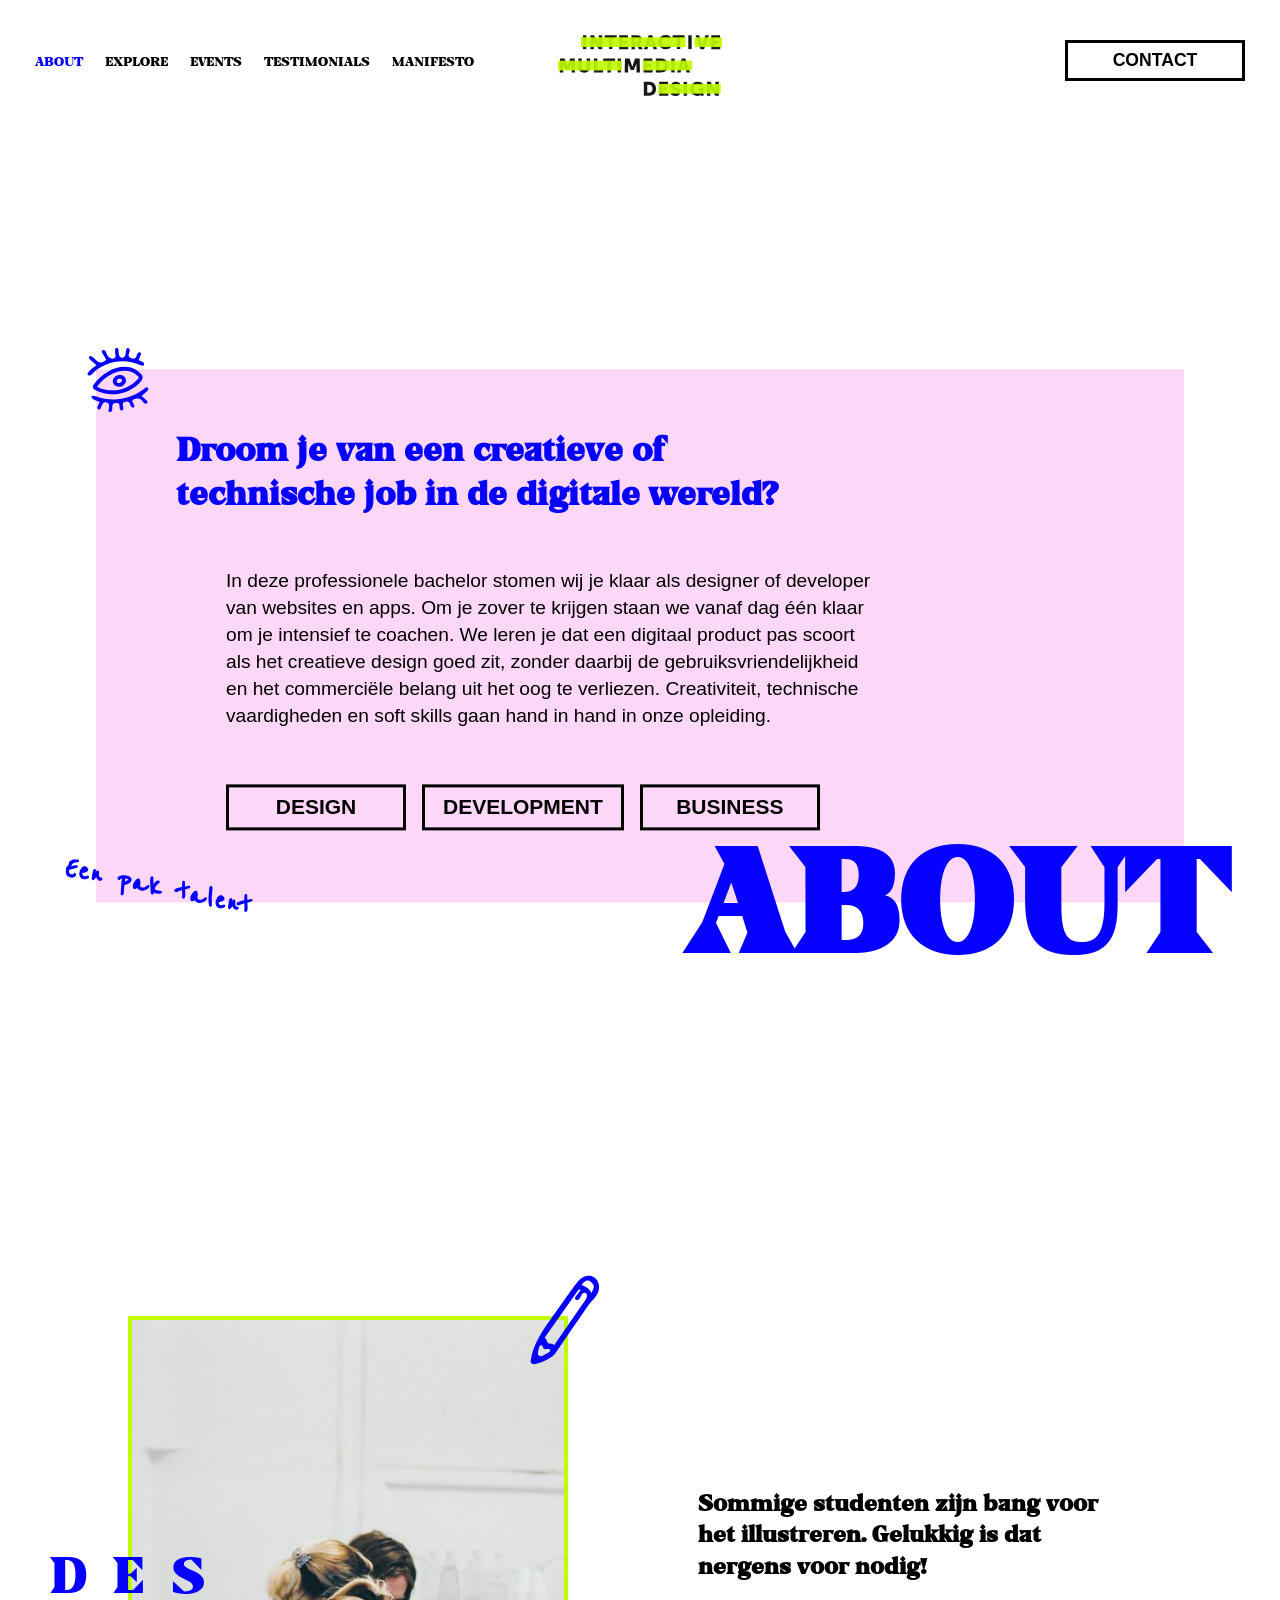
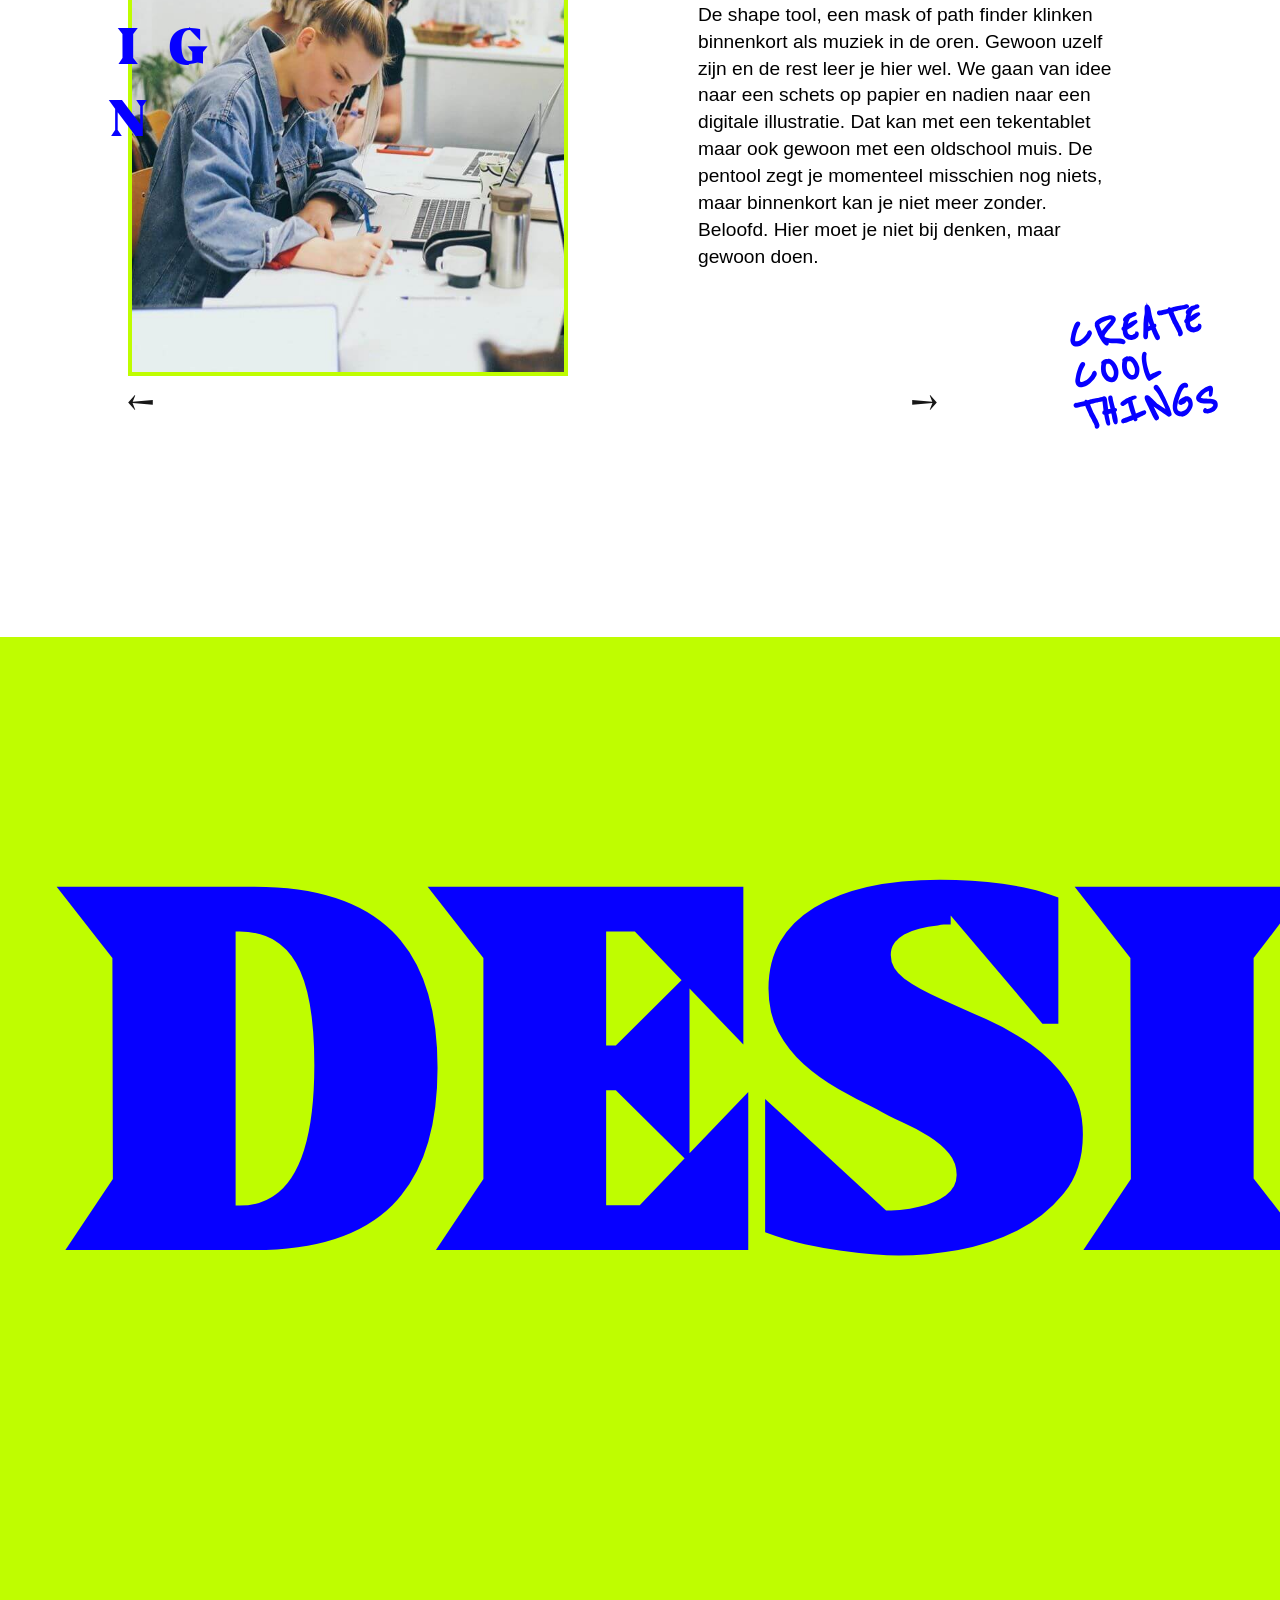
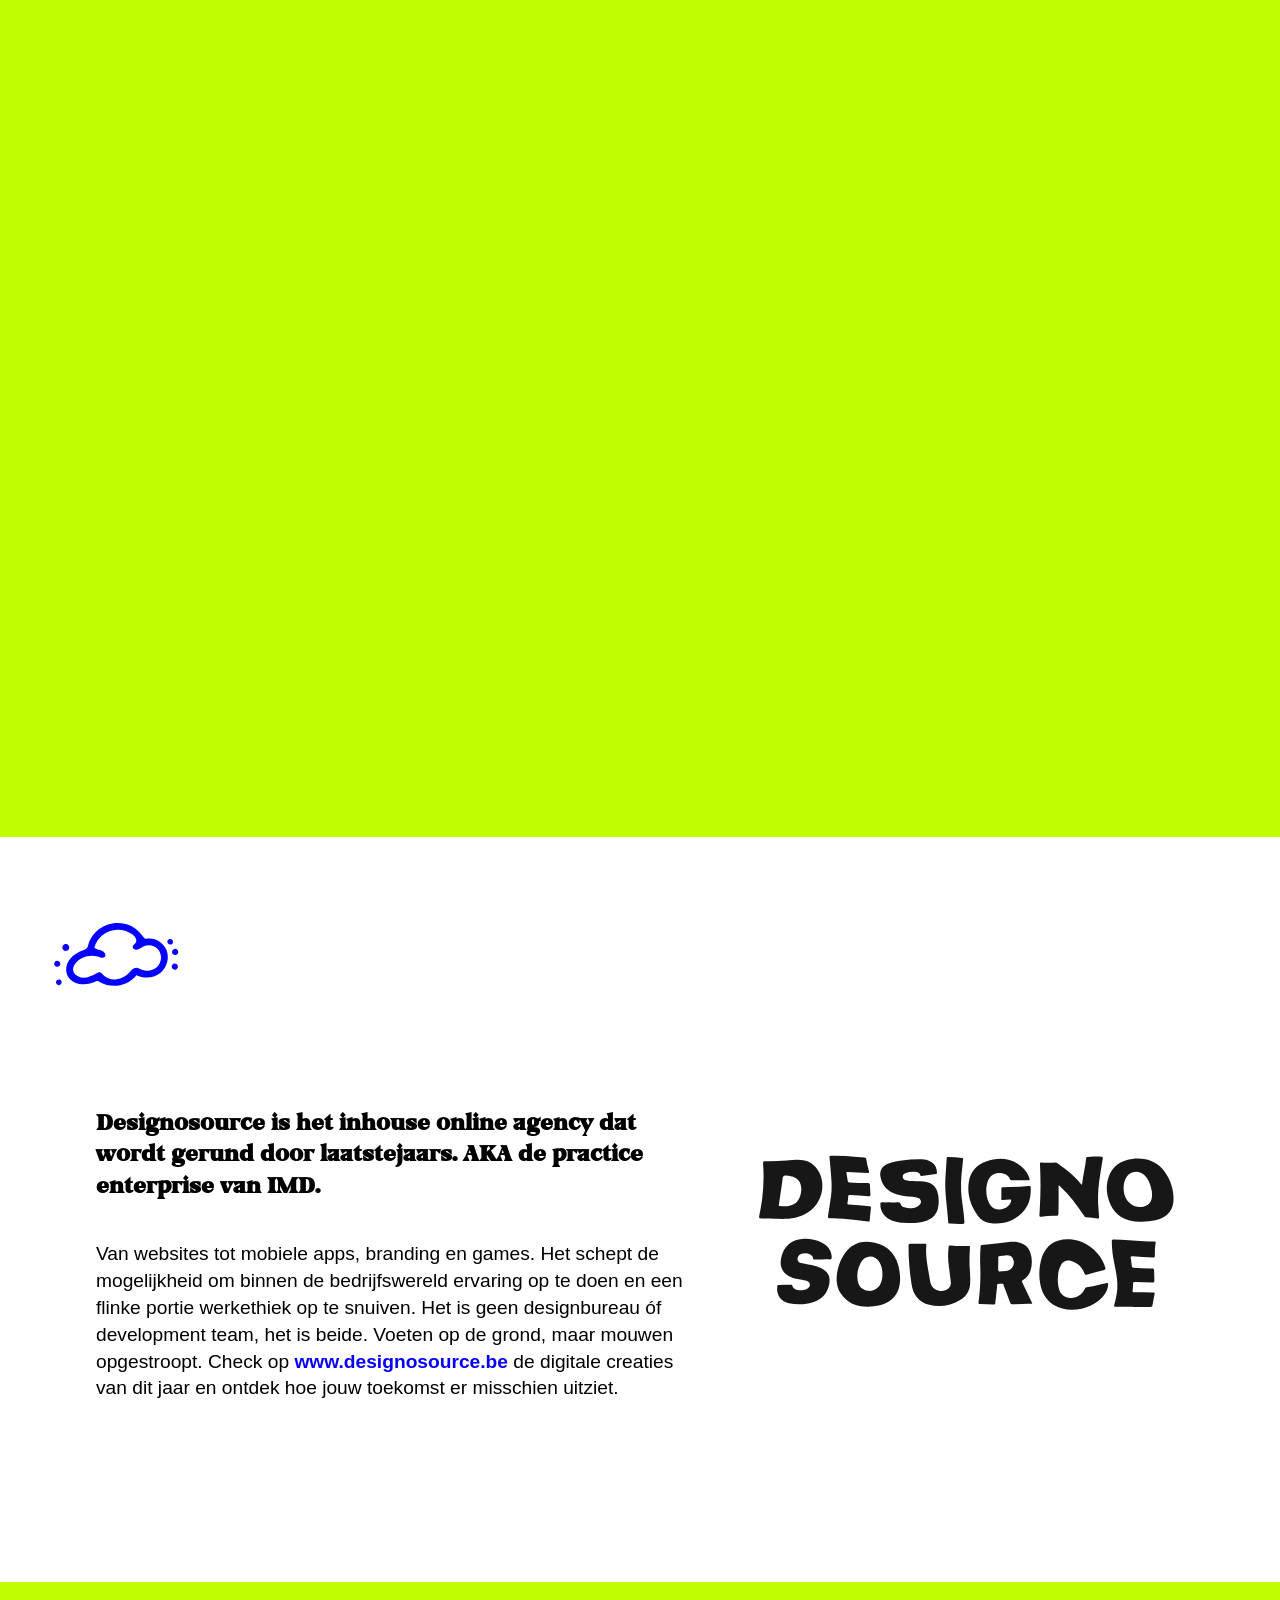
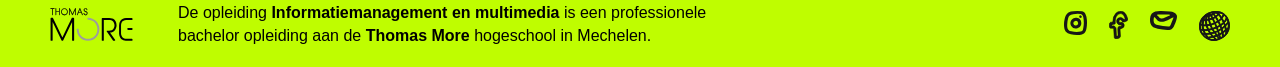
<file: assets/frames/weareimd/about.html>
﻿<!DOCTYPE html>
<html>
<head>
    
	<meta property="og:url" content="https://www.weareimd.be/">
	<meta property="og:type" content="website">
	<meta property="og:title" content="Studeer Interactive Multimedia Design">
	<meta property="og:description" content="Interactive Multimedia Design is een professionele bachelor opleiding aan de Thomas More hogeschool in Mechelen.">
	<meta property="og:image" content="https://www.weareimd.be/assets/images/graph.jpg">

	<meta name="viewport" content="width=device-width, initial-scale=1">
	<link rel="stylesheet" type="text/css" href="ajax/libs/slick-carousel/1.9.0/slick.min.css">
	<link rel="stylesheet" href="buf8yyi.css">
	<link href="css2?family=Reenie+Beanie&display=swap" rel="stylesheet">
	<link rel="stylesheet" href="aos%403.0.0-beta.6/dist/aos.css">
	<link rel="icon" type="image/x-icon" href="assets/images/favicon.png">
    <title>About</title>
    <link rel="stylesheet" type="text/css" href="css/about.css">
</head>
<body class="about__page">
	<header class="header">
	<a href="index.html" class="header__logo">
		<img src="assets/images/logo_small.svg" class="header__logo__image">
	</a>

	<input type="checkbox" class="header__hamburger__checkbox" id="input-check" hidden="">
	
	<div class="header__hamburger" id="hamburger">
		<label class="header__hamburger__bars" for="input-check">
		    <span class="header__hamburger__bar header__hamburger__bar--top">
		    	<span class="header__hamburger__bar__overlap header__hamburger__bar__overlap--1"></span>
		    	<span class="header__hamburger__bar__overlap header__hamburger__bar__overlap--2"></span>
		    </span>

		    <span class="header__hamburger__bar header__hamburger__bar--mid">
		    	<span class="header__hamburger__bar__overlap header__hamburger__bar__overlap--3"></span>
		    	<span class="header__hamburger__bar__overlap header__hamburger__bar__overlap--4"></span>
		    </span>

		    <span class="header__hamburger__bar header__hamburger__bar--bottom">
		    	<span class="header__hamburger__bar__overlap header__hamburger__bar__overlap--5"></span>
		    </span>
		</label>
	</div>

	<nav class="header__nav" id="nav">
		<div class="header__nav__search">
			<img src="assets/icons/search.svg" alt="search icon" class="header__nav__search__image">
		</div>

		<ul class="header__nav__items">
			<li class="header__nav__item">
									<a href="about.html" class="header__nav__item__link header__nav__item__link--about">
									about
				</a>
			</li>
			<li class="header__nav__item">
									<a href="explore.html" class="header__nav__item__link header__nav__item__link--explore">
									explore
				</a>
			</li>
			<li class="header__nav__item">
									<a href="events.html" class="header__nav__item__link header__nav__item__link--events">
									events
				</a>
			</li>
			<li class="header__nav__item">
									<a href="testimonials.html" class="header__nav__item__link header__nav__item__link--testimonials">
									testimonials
				</a>
			</li>
			<li class="header__nav__item">
									<a href="manifesto.html" class="header__nav__item__link header__nav__item__link--manifesto">
									manifesto
				</a>
			</li>
			<li class="header__nav__item header__nav__item--desktop">
				<a href="index.html#contact" class="btn header__nav__item__btn">
					contact
				</a>
			</li>
		</ul>

		<div class="header__nav__socials">
			<ul class="header__nav__socials__items">
				<li class="header__nav__socials__item">
					<a href="https://www.instagram.com/imdvibes/?hl=en" target="_blank">
						<img src="assets/icons/instagram.svg" alt="instagram icon" class="header__nav__socials__image header__nav__socials__image--mobile">
						<img src="assets/icons/instagram_dark.svg" alt="online icon" class=" header__nav__socials__image header__nav__socials__image--desktop">
					</a>
				</li>
				<li class="header__nav__socials__item">
					<a href="https://www.facebook.com/WeAreIMD/" target="_blank">
						<img src="assets/icons/facebook.svg" alt="facebook icon" class="header__nav__socials__image header__nav__socials__image--mobile">
						<img src="assets/icons/facebook_dark.svg" alt="online icon" class=" header__nav__socials__image header__nav__socials__image--desktop">
					</a>
				</li>
				<li class="header__nav__socials__item">
					<a href="mailto:info@thomasmore.be">
						<img src="assets/icons/email.svg" alt="email icon" class="header__nav__socials__image header__nav__socials__image--mobile">
						<img src="assets/icons/email_dark.svg" alt="online icon" class=" header__nav__socials__image header__nav__socials__image--desktop">
					</a>
				</li>
				<li class="header__nav__socials__item">
					<a href="https://www.thomasmore.be/" target="_blank">
						<img src="assets/icons/online.svg" alt="online icon" class=" header__nav__socials__image header__nav__socials__image--mobile">
						<img src="assets/icons/online_dark.svg" alt="online icon" class=" header__nav__socials__image header__nav__socials__image--desktop">
					</a>
				</li>
			</ul>
		</div>
	</nav>
</header>
    <section class="container container--margin">
		<article class="container__inner container__inner--about container__inner--fullHeight">
            <div class="about">
                <h2 class="about__title">
                    About
                </h2>
                <h3 class="about__subtitle">
                    Droom je van een creatieve of technische job in de digitale wereld?
                </h3>
                <p class="about__text">
                    In deze professionele bachelor stomen wij je klaar als designer of developer van websites en apps. Om je zover te krijgen staan we vanaf dag één klaar om je intensief te coachen. We leren je dat een digitaal product pas scoort als het creatieve design goed zit, zonder daarbij de gebruiksvriendelijkheid en het commerciële belang uit het oog te verliezen. Creativiteit, technische vaardigheden en soft skills gaan hand in hand in onze opleiding. 
                </p>
                <div class="about__buttons">
                    <a href="#detail" class="btn">
                        Design
                    </a>
                    <a href="#detail" class="btn">
                        Development
                    </a>
                    <a href="#detail" class="btn">
                        Business
                    </a>
                </div>
            </div>
        </article>
        <article class="container__inner container__inner--about">
            <div class="about__carousel">
                <div class="carousel" id="detail">
                    <div class="carousel__item">
                        <p class="about__carousel__title wordSplit">
                            <span class='wordSplit__parts'><span class='wordSplit__part'>d</span><span class='wordSplit__part'>e</span><span class='wordSplit__part'>s</span></span><span class='wordSplit__parts'><span class='wordSplit__part'></span><span class='wordSplit__part'>i</span><span class='wordSplit__part'>g</span></span><span class='wordSplit__parts'><span class='wordSplit__part'></span><span class='wordSplit__part'>n</span><span class='wordSplit__part'></span>
<!-- <span class="carousel__title__parts">
	<span class="carousel__title__part">g</span>
	<span class="carousel__title__part">e</span>
	<span class="carousel__title__part"></span>
</span>
<span class="carousel__title__parts">
	<span class="carousel__title__part">t</span>
	<span class="carousel__title__part">u</span>
	<span class="carousel__title__part">i</span>
</span>
<span class="carousel__title__parts">
	<span class="carousel__title__part"></span>
	<span class="carousel__title__part">g</span>
	<span class="carousel__title__part">e</span>
</span>
<span class="carousel__title__parts">
	<span class="carousel__title__part">n</span>
	<span class="carousel__title__part">i</span>
	<span class="carousel__title__part"></span>
</span>
<span class="carousel__title__parts">
	<span class="carousel__title__part"></span>
	<span class="carousel__title__part">s</span>
	<span class="carousel__title__part"></span>
</span> -->                        </span></p>

                        <figure class="about__carousel__image"></figure>

                        <div class="about__carousel__context">
                            <h3 class="about__carousel__context__subtitle">
                                Sommige studenten zijn bang voor het illustreren. Gelukkig is dat nergens voor nodig!
                            </h3>
                            <p class="about__carousel__context__text">
                                De shape tool, een mask of path finder klinken binnenkort als muziek in de oren. Gewoon uzelf zijn en de rest leer je hier wel. We gaan van idee naar een schets op papier en nadien naar een digitale illustratie. Dat kan met een tekentablet maar ook gewoon met een oldschool muis. De pentool zegt je momenteel misschien nog niets, maar binnenkort kan je niet meer zonder. Beloofd. Hier moet je niet bij denken, maar gewoon doen.
                            </p>
                        </div>
                    </div>
                    <div class="carousel__item">
                        <p class="about__carousel__title wordSplit">
                            <span class='wordSplit__parts'><span class='wordSplit__part'>d</span><span class='wordSplit__part'>e</span><span class='wordSplit__part'>v</span><span class='wordSplit__part'></span></span><span class='wordSplit__parts'><span class='wordSplit__part'></span><span class='wordSplit__part'>e</span><span class='wordSplit__part'>l</span><span class='wordSplit__part'></span></span><span class='wordSplit__parts'><span class='wordSplit__part'>o</span><span class='wordSplit__part'>p</span><span class='wordSplit__part'>m</span><span class='wordSplit__part'>e</span></span><span class='wordSplit__parts'><span class='wordSplit__part'>n</span><span class='wordSplit__part'>t</span><span class='wordSplit__part'></span><span class='wordSplit__part'></span>
<!-- <span class="carousel__title__parts">
	<span class="carousel__title__part">g</span>
	<span class="carousel__title__part">e</span>
	<span class="carousel__title__part"></span>
</span>
<span class="carousel__title__parts">
	<span class="carousel__title__part">t</span>
	<span class="carousel__title__part">u</span>
	<span class="carousel__title__part">i</span>
</span>
<span class="carousel__title__parts">
	<span class="carousel__title__part"></span>
	<span class="carousel__title__part">g</span>
	<span class="carousel__title__part">e</span>
</span>
<span class="carousel__title__parts">
	<span class="carousel__title__part">n</span>
	<span class="carousel__title__part">i</span>
	<span class="carousel__title__part"></span>
</span>
<span class="carousel__title__parts">
	<span class="carousel__title__part"></span>
	<span class="carousel__title__part">s</span>
	<span class="carousel__title__part"></span>
</span> -->                        </span></p>

                        <figure class="about__carousel__image"></figure>

                        <div class="about__carousel__context">
                            <h3 class="about__carousel__context__subtitle">
                                Why we code? Om de digitale wereld tot leven te brengen. 
                            </h3>
                            <p class="about__carousel__context__text">
                                Alles is één grote combinatie van keuzes. Afhankelijk van het weer beslis je om de fiets te nemen of binnen te blijven. Tijdens het sporten bepaalt elke kleine beslissing die je neemt een stuk van het resultaat. Dat is ook zo bij programmeren. 
                                <br><br>
                                Alle keuzes die je kan maken, zijn door codeurs uitgedacht en opgebouwd om jouw leven plezanter te maken. We make some cool stuff, that’s why.
                            </p>
                        </div>
                    </div>
                    <div class="carousel__item">
                        <p class="about__carousel__title wordSplit">
                            <span class='wordSplit__parts'><span class='wordSplit__part'>b</span><span class='wordSplit__part'>u</span><span class='wordSplit__part'>s</span></span><span class='wordSplit__parts'><span class='wordSplit__part'></span><span class='wordSplit__part'>i</span><span class='wordSplit__part'>n</span></span><span class='wordSplit__parts'><span class='wordSplit__part'>e</span><span class='wordSplit__part'>s</span><span class='wordSplit__part'></span></span><span class='wordSplit__parts'><span class='wordSplit__part'></span><span class='wordSplit__part'>s</span><span class='wordSplit__part'></span>
<!-- <span class="carousel__title__parts">
	<span class="carousel__title__part">g</span>
	<span class="carousel__title__part">e</span>
	<span class="carousel__title__part"></span>
</span>
<span class="carousel__title__parts">
	<span class="carousel__title__part">t</span>
	<span class="carousel__title__part">u</span>
	<span class="carousel__title__part">i</span>
</span>
<span class="carousel__title__parts">
	<span class="carousel__title__part"></span>
	<span class="carousel__title__part">g</span>
	<span class="carousel__title__part">e</span>
</span>
<span class="carousel__title__parts">
	<span class="carousel__title__part">n</span>
	<span class="carousel__title__part">i</span>
	<span class="carousel__title__part"></span>
</span>
<span class="carousel__title__parts">
	<span class="carousel__title__part"></span>
	<span class="carousel__title__part">s</span>
	<span class="carousel__title__part"></span>
</span> -->                        </span></p>

                        <figure class="about__carousel__image"></figure>

                        <div class="about__carousel__context">
                            <h3 class="about__carousel__context__subtitle">
                                Digitale productontwikkeling is big business! Making things happen.
                            </h3>
                            <p class="about__carousel__context__text">
                                En voor die ‘things’ trekken we alle registers open: de markt overtuigen van jouw digitaal product doe je met heldere communicatie en een businessplan om u tegen te zeggen. Je ondernemingszin wordt aangewakkerd en je leert je ideeën en creaties op een overtuigende manier te pitchen. Je opdrachtgevers en investeerders zullen wild enthousiast zijn. “If you can imagine it, it can be done” is een cliché maar alles start wel met een goed idee.
                            </p>
                        </div>
                    </div>
                </div>
            </div>
        </article>

        <article class="container__inner about__designosource__scroll">
            <div class="scroll scroll--designosource">
                <div class="scroll__row scroll__row--center scroll__row--margin">
                    <h2 class="scroll__row__text about__designosource__scroll__text">Designosource</h2>
                </div>
            </div>
        </article>

        <article class="container__inner--padding about__designosource">
            <img src="assets/images/designosource.svg" alt="" class="about__designosource__image">
            <div class="about__designosource__context">
                <h3 class="about__designosource__context__title">
                    Designosource is het inhouse online agency dat wordt gerund door laatstejaars. AKA de practice enterprise van IMD.
                </h3>
                <p class="about__designosource__context__text">
                    Van websites tot mobiele apps, branding en games. Het schept de mogelijkheid om binnen de bedrijfswereld ervaring op te doen en een flinke portie werkethiek op te snuiven. Het is geen designbureau óf development team, het is beide. Voeten op de grond, maar mouwen opgestroopt. Check op <a target="_blank" href="https://www.designosource.be">www.designosource.be</a> de digitale creaties van dit jaar en ontdek hoe jouw toekomst er misschien uitziet.
                </p>
            </div>
        </article>
    </section>

	<footer class="footer">
	<a href="https://www.thomasmore.be" target="_blank">
		<img src="assets/icons/thomas_more_logo.svg" class="footer__image">
	</a>
	<p class="footer__text">
		De opleiding <b class="footer__text__bold">Informatiemanagement en multimedia</b> is een professionele bachelor opleiding aan de <b class="footer__text__bold"><a target="_blank" href="https://www.thomasmore.be/">Thomas More</a></b> hogeschool in Mechelen.
	</p>

	<div class="footer__socials">
		<ul class="footer__socials__items">
			<li class="footer__socials__item">
				<a href="#">
					<img src="assets/icons/instagram_dark.svg" alt="online icon" class="footer__socials__image">
				</a>
			</li>
			<li class="footer__socials__item">
				<a href="#">
					<img src="assets/icons/facebook_dark.svg" alt="online icon" class="footer__socials__image">
				</a>
			</li>
			<li class="footer__socials__item">
				<a href="#">
					<img src="assets/icons/email_dark.svg" alt="online icon" class="footer__socials__image">
				</a>
			</li>
			<li class="footer__socials__item">
				<a href="#">
					<img src="assets/icons/online_dark.svg" alt="online icon" class="footer__socials__image">
				</a>
			</li>
		</ul>
	</div>
</footer>

<script src="ajax/libs/jquery/3.5.1/jquery.js"></script>
<script src="ajax/libs/slick-carousel/1.9.0/slick.min.js"></script>

<script src="ajax/libs/ScrollMagic/2.0.3/ScrollMagic.js"></script>
<script src="ajax/libs/ScrollMagic/2.0.3/plugins/jquery.ScrollMagic.js"></script>
<script src="ajax/libs/ScrollMagic/2.0.3/plugins/animation.gsap.min.js"></script>
<!-- <script src="https://cdnjs.cloudflare.com/ajax/libs/ScrollMagic/2.0.3/plugins/debug.addIndicators.js"></script> -->
<script src="ajax/libs/gsap/1.16.1/TimelineMax.min.js"></script>
<script src="ajax/libs/gsap/1.16.1/TweenMax.min.js"></script>

<script src="js/header.js"></script>    <script src="js/carousel.js"></script>
    <script src="js/scroll_about.js"></script>
</body>
</html>
</file>
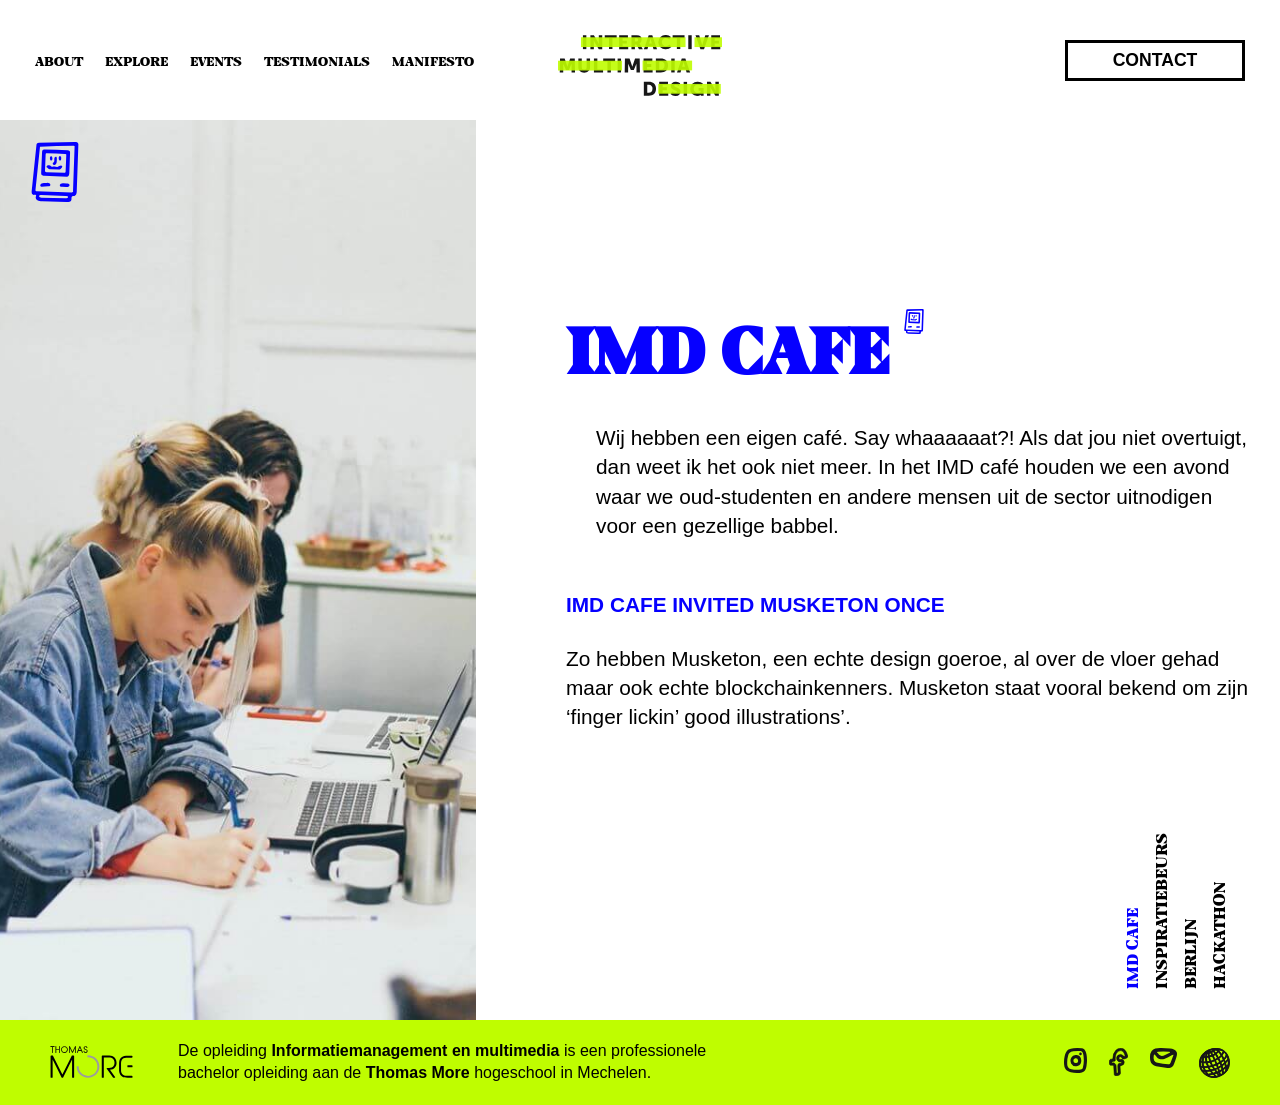
<file: assets/frames/weareimd/events.html>
﻿<!DOCTYPE html>
<html>
<head>
	
	<meta property="og:url" content="https://www.weareimd.be/">
	<meta property="og:type" content="website">
	<meta property="og:title" content="Studeer Interactive Multimedia Design">
	<meta property="og:description" content="Interactive Multimedia Design is een professionele bachelor opleiding aan de Thomas More hogeschool in Mechelen.">
	<meta property="og:image" content="https://www.weareimd.be/assets/images/graph.jpg">

	<meta name="viewport" content="width=device-width, initial-scale=1">
	<link rel="stylesheet" type="text/css" href="ajax/libs/slick-carousel/1.9.0/slick.min.css">
	<link rel="stylesheet" href="buf8yyi.css">
	<link href="css2?family=Reenie+Beanie&display=swap" rel="stylesheet">
	<link rel="stylesheet" href="aos%403.0.0-beta.6/dist/aos.css">
	<link rel="icon" type="image/x-icon" href="assets/images/favicon.png">
	<title>Event</title>
	<link rel="stylesheet" type="text/css" href="css/events.css">
</head>
<body>
	<header class="header">
	<a href="index.html" class="header__logo">
		<img src="assets/images/logo_small.svg" class="header__logo__image">
	</a>

	<input type="checkbox" class="header__hamburger__checkbox" id="input-check" hidden="">
	
	<div class="header__hamburger" id="hamburger">
		<label class="header__hamburger__bars" for="input-check">
		    <span class="header__hamburger__bar header__hamburger__bar--top">
		    	<span class="header__hamburger__bar__overlap header__hamburger__bar__overlap--1"></span>
		    	<span class="header__hamburger__bar__overlap header__hamburger__bar__overlap--2"></span>
		    </span>

		    <span class="header__hamburger__bar header__hamburger__bar--mid">
		    	<span class="header__hamburger__bar__overlap header__hamburger__bar__overlap--3"></span>
		    	<span class="header__hamburger__bar__overlap header__hamburger__bar__overlap--4"></span>
		    </span>

		    <span class="header__hamburger__bar header__hamburger__bar--bottom">
		    	<span class="header__hamburger__bar__overlap header__hamburger__bar__overlap--5"></span>
		    </span>
		</label>
	</div>

	<nav class="header__nav" id="nav">
		<div class="header__nav__search">
			<img src="assets/icons/search.svg" alt="search icon" class="header__nav__search__image">
		</div>

		<ul class="header__nav__items">
			<li class="header__nav__item">
									<a href="about.html" class="header__nav__item__link header__nav__item__link--about">
									about
				</a>
			</li>
			<li class="header__nav__item">
									<a href="explore.html" class="header__nav__item__link header__nav__item__link--explore">
									explore
				</a>
			</li>
			<li class="header__nav__item">
									<a href="events.html" class="header__nav__item__link header__nav__item__link--events">
									events
				</a>
			</li>
			<li class="header__nav__item">
									<a href="testimonials.html" class="header__nav__item__link header__nav__item__link--testimonials">
									testimonials
				</a>
			</li>
			<li class="header__nav__item">
									<a href="manifesto.html" class="header__nav__item__link header__nav__item__link--manifesto">
									manifesto
				</a>
			</li>
			<li class="header__nav__item header__nav__item--desktop">
				<a href="index.html#contact" class="btn header__nav__item__btn">
					contact
				</a>
			</li>
		</ul>

		<div class="header__nav__socials">
			<ul class="header__nav__socials__items">
				<li class="header__nav__socials__item">
					<a href="https://www.instagram.com/imdvibes/?hl=en" target="_blank">
						<img src="assets/icons/instagram.svg" alt="instagram icon" class="header__nav__socials__image header__nav__socials__image--mobile">
						<img src="assets/icons/instagram_dark.svg" alt="online icon" class=" header__nav__socials__image header__nav__socials__image--desktop">
					</a>
				</li>
				<li class="header__nav__socials__item">
					<a href="https://www.facebook.com/WeAreIMD/" target="_blank">
						<img src="assets/icons/facebook.svg" alt="facebook icon" class="header__nav__socials__image header__nav__socials__image--mobile">
						<img src="assets/icons/facebook_dark.svg" alt="online icon" class=" header__nav__socials__image header__nav__socials__image--desktop">
					</a>
				</li>
				<li class="header__nav__socials__item">
					<a href="mailto:info@thomasmore.be">
						<img src="assets/icons/email.svg" alt="email icon" class="header__nav__socials__image header__nav__socials__image--mobile">
						<img src="assets/icons/email_dark.svg" alt="online icon" class=" header__nav__socials__image header__nav__socials__image--desktop">
					</a>
				</li>
				<li class="header__nav__socials__item">
					<a href="https://www.thomasmore.be/" target="_blank">
						<img src="assets/icons/online.svg" alt="online icon" class=" header__nav__socials__image header__nav__socials__image--mobile">
						<img src="assets/icons/online_dark.svg" alt="online icon" class=" header__nav__socials__image header__nav__socials__image--desktop">
					</a>
				</li>
			</ul>
		</div>
	</nav>
</header>
	<section class="container">
		<article class="container__inner container__inner--events">
			<div class="events">
				<p class="events__more">More Events</p>
				
				<div class="carousel">

					<div class="carousel__item">
						<div class="events__context">
							<h2 class="events__context__title">IMD CAFE</h2>
							<p class="events__context__text">Wij hebben een eigen café. Say whaaaaaat?! Als dat jou niet overtuigt, dan weet ik het ook niet meer. In het IMD café houden we een avond waar we oud-studenten en andere mensen uit de sector uitnodigen voor een gezellige babbel.</p>
							<figure class="events__context__image"></figure>
							<div class="events__context__subtitle">
								<p class="events__context__subtitle__text">IMD CAFE invited Musketon once</p>
							</div>
							<p class="events__context__text">Zo hebben Musketon, een echte design goeroe, al over de vloer gehad maar ook echte blockchainkenners. Musketon staat vooral bekend om zijn ‘finger lickin’ good illustrations’.</p>

							<div class="events__context__buttons">
								<!-- <a href="#" class="btn">
									ONTDEK HET VOLGEND EVENT
								</a> -->
							</div>
						</div>
					</div>

					<div class="carousel__item">
						<div class="events__context">
							<h2 class="events__context__title">INSPIRATIEBEURS</h2>
							<p class="events__context__text">Tijdens de inspiratiebeurs staan we op scherp. We doen niet aan ‘naar het plafond staren en hopen dat de inspiratie vanzelf komt’. Iedereen stelt hier zijn projecten voor en sommigen lichten zelfs een tip van de sluier op over hun eindwerk.</p>
							<figure class="events__context__image"></figure>
							<div class="events__context__subtitle">
								<p class="events__context__subtitle__text">INSPIRATIEBEURS</p>
							</div>
							<p class="events__context__text">In het publiek niet enkel collega-studenten, maar ook oud-studenten en experts. Alles passeert de revue. De naam spreekt voor zich, bring it on.</p>

							<div class="events__context__buttons">
								<!-- <a href="#" class="btn">
									ONTDEK HET VOLGEND EVENT
								</a> -->
							</div>
						</div>
					</div>

					<div class="carousel__item">
						<div class="events__context">
							<h2 class="events__context__title">Berlijn</h2>
							<p class="events__context__text">Onze toolbar kan dan wel uitpuilen met de meest nuttige links, maar soms moeten we in real life op zoek op zoek naar goede tips & tricks en inspiratie. Wij gaan naar een plaats waar we écht kunnen experimenten: Berlijn it is!</p>
							<figure class="events__context__image"></figure>
							<div class="events__context__subtitle">
								<p class="events__context__subtitle__text">BERLIJN REIS</p>
							</div>
							<p class="events__context__text">Deze stad staat duidelijk een stap verder met zijn creatief walhalla. Hallo realistische én echte benadering. Je kan het natuurlijk ook gewoon zien als een giga teambuilding.</p>

							<div class="events__context__buttons">
								<!-- <a href="#" class="btn">
									ONTDEK HET VOLGEND EVENT
								</a> -->
							</div>
						</div>
					</div>

					<div class="carousel__item">
						<div class="events__context">
							<h2 class="events__context__title">Hackathon</h2>
							<p class="events__context__text">Inventief en creatief. Are you in? IMD organiseert elk jaar een hackaton. Een marathon lopen? Ok. Maar daar gaat het nu niet over. It’s all about the brains & teamwork makes the dream work. </p>
							<figure class="events__context__image"></figure>
							<div class="events__context__subtitle">
								<p class="events__context__subtitle__text">hackathon met Capgemini</p>
							</div>
							<p class="events__context__text">In slechts 12u ga je samen met een team van idee naar prototype. Deze keer met pitch en businessplan maar ook met de kans om een prijs in de wacht te slepen. We got this, alles gaat of staat met een goed concept.</p>

							<div class="events__context__buttons">
								<!-- <a href="#" class="btn">
									ONTDEK HET VOLGEND EVENT
								</a> -->
							</div>
						</div>
					</div>

				</div>
			</div>
		</article>
	</section>

	<footer class="footer">
	<a href="https://www.thomasmore.be" target="_blank">
		<img src="assets/icons/thomas_more_logo.svg" class="footer__image">
	</a>
	<p class="footer__text">
		De opleiding <b class="footer__text__bold">Informatiemanagement en multimedia</b> is een professionele bachelor opleiding aan de <b class="footer__text__bold"><a target="_blank" href="https://www.thomasmore.be/">Thomas More</a></b> hogeschool in Mechelen.
	</p>

	<div class="footer__socials">
		<ul class="footer__socials__items">
			<li class="footer__socials__item">
				<a href="#">
					<img src="assets/icons/instagram_dark.svg" alt="online icon" class="footer__socials__image">
				</a>
			</li>
			<li class="footer__socials__item">
				<a href="#">
					<img src="assets/icons/facebook_dark.svg" alt="online icon" class="footer__socials__image">
				</a>
			</li>
			<li class="footer__socials__item">
				<a href="#">
					<img src="assets/icons/email_dark.svg" alt="online icon" class="footer__socials__image">
				</a>
			</li>
			<li class="footer__socials__item">
				<a href="#">
					<img src="assets/icons/online_dark.svg" alt="online icon" class="footer__socials__image">
				</a>
			</li>
		</ul>
	</div>
</footer>

<script src="ajax/libs/jquery/3.5.1/jquery.js"></script>
<script src="ajax/libs/slick-carousel/1.9.0/slick.min.js"></script>

<script src="ajax/libs/ScrollMagic/2.0.3/ScrollMagic.js"></script>
<script src="ajax/libs/ScrollMagic/2.0.3/plugins/jquery.ScrollMagic.js"></script>
<script src="ajax/libs/ScrollMagic/2.0.3/plugins/animation.gsap.min.js"></script>
<!-- <script src="https://cdnjs.cloudflare.com/ajax/libs/ScrollMagic/2.0.3/plugins/debug.addIndicators.js"></script> -->
<script src="ajax/libs/gsap/1.16.1/TimelineMax.min.js"></script>
<script src="ajax/libs/gsap/1.16.1/TweenMax.min.js"></script>

<script src="js/header.js"></script>	<script src="js/carousel_dots.js"></script>
</body>
</html>
</file>
<file: assets/sir/style.css>
* {
    color: #fff;
}
.listeningstatusdiv {
    display: flex;
    flex-direction: column-reverse;
    overflow: visible;
    align-items: center;
}

#listeningstatus {
    margin: 10px;
}

#speech_value {
    overflow: auto;
    display: flex;
    margin: 10px;
    width: calc(100% - 20px);
    max-height: 55vh;
    flex-direction: column;
    justify-content: flex-end;
}

#speech_value .left {
    display: flex;
    flex-direction: column;
    margin: 10px;
    width: calc(100% - 20px);
    justify-content: flex-start;
}

.closebutton {
    border-radius: 50%;
    background-color: rgba(255, 255, 255, .2);
    position: absolute;
    left: 0px;
    top: 0px;
    height: 20px;
    width: 20px;
    margin: 3px;
    text-align: center;
    line-height: 20px;
}

#speech_value .right {
    display: flex;
    margin: 10px;
    width: calc(100% - 20px);
    justify-content: flex-end;
}

#speech_value span:last-child {
    animation: opacity 1s linear;
}

#speech_value a {
    padding-bottom: 5vh;
}


@keyframes opacity {
    0% {
        opacity: 0;
    }

    30% {
        opacity: 0.7;
    }

    100% {
        opacity: 1;
    }
}

img {
    width: auto;
    margin: 2vh;
    height: 10vh;
}
</file>
<file: assets/css/iframes_content.css>
body {
  overflow: hidden;
  margin: 0;
  padding: 0;
  font-family: "San Francisco";
}
body.overflow {
  overflow-y: auto;
}
.overflow{
  overflow: auto;
  overflow-x: hidden;
}
*::-webkit-scrollbar {
  background-color: #cccccc;
  width: 8px;
  height: 4px;
}

/* background of the scrollbar except button or resizer */
*::-webkit-scrollbar-track {
  background-color: transparent;
}

/* scrollbar itself */
*::-webkit-scrollbar-thumb {
  background-color: transparent;
  border-radius: 16px;
  border: none;
}

/* set button(top and bottom of the scrollbar) */
*::-webkit-scrollbar-button {
  display: none;
}
@font-face {
  font-family: "San Francisco";
  font-weight: 400;
  src: url("../fonts/sanfranciscodisplay-regular-webfont.woff");
}

@font-face {
  font-family: "San Francisco";
  font-weight: 800;
  src: url("../fonts/sanfranciscodisplay-bold-webfont.woff");
}
</file>
<file: assets/frames/notechad/css/todo.css>
body {
	background-color: #000000;
	color: #f8c933;
	overflow-wrap: break-word;
	min-height: 90vh;
}
h2
{
	margin-top: 30px;
	text-align: right;
}
button, input {
	background-color: #000000 !important;
	color: #f8c933 !important;
}
.commands
{
	padding: 10px;
	margin-top: 10px;
	margin-bottom: 10px;
}

#done{
	color: #777;
	text-decoration: line-through;
}
input[type="checkbox"]{
	display: none;
}
label {
    display: flex;
    align-items: center;
}
hr {
	background-color: #3f4042;
	color: #3f4042;
}
label .checkbox {
	margin-right: 16px;
	width: 16px;
	height: 16px;
	background-color: #3f4042;
}
input:checked ~ .checkbox {
	background-color: #f8c933;
}
.btn {
	margin-left: 16px;
	height: 32px;
    width: 32px;
    border: 1px solid #f8c933;
    border-radius: 50%;
    display: flex;
    align-items: center;
    justify-content: center;
}
h3 {
	display: flex;
}
.addtask {
    padding: 16px;
    position: fixed;
    top: 50%;
    left: 50%;
    background-color: #000000;
    height: 50%;
    width: 50%;
    transform: translate(-50%, -50%);
    border: 1px solid #f8c933;
    border-radius: 16px;
}
.hidden {
	display: none;
}
input:focus, input:focus-visible {
	border: 1px solid #f8c933;
	height: 16px;
}
input[type="text"] {
	border: 1px solid #f8c933;
	height: 16px;
}
.btn-close {
	position: absolute;
	top: 0px;
	right: 0px;
}
</file>
<file: cursors.css>
body, *, iframe{
    cursor: url(./assets/cursors/left_ptr.svg), default;
}
label,
.dropdown,
.menu-ico,
a {
  cursor: url(./assets/cursors/pointer.svg), default;
}


.loading {
    cursor: url(./assets/cursors/wait_19.svg), auto;
    -webkit-animation: cursor 400ms infinite;
    animation: cursor 400ms infinite;
  }
  
  @-webkit-keyframes cursor {
    0% {
      cursor: url(./assets/cursors/wait_20.svg), auto;
    }
  
    5% {
      cursor: url(./assets/cursors/wait.svg), auto;
    }
  
    10% {
      cursor: url(./assets/cursors/wait_1.svg), auto;
    }
  
    15% {
      cursor: url(./assets/cursors/wait_2.svg), auto;
    }
  
    20% {
      cursor: url(./assets/cursors/wait_3.svg), auto;
    }
  
    25% {
      cursor: url(./assets/cursors/wait_4.svg), auto;
    }
  
    30% {
      cursor: url(./assets/cursors/wait_5.svg), auto;
    }
  
    35% {
      cursor: url(./assets/cursors/wait_6.svg), auto;
    }
  
    40% {
      cursor: url(./assets/cursors/wait_7.svg), auto;
    }
  
    45% {
      cursor: url(./assets/cursors/wait_8.svg), auto;
    }
  
    50% {
      cursor: url(./assets/cursors/wait_9.svg), auto;
    }
  
    55% {
      cursor: url(./assets/cursors/wait_10.svg), auto;
    }
  
    60% {
      cursor: url(./assets/cursors/wait_10.svg), auto;
    }
  
    65% {
      cursor: url(./assets/cursors/wait_11.svg), auto;
    }
  
    70% {
      cursor: url(./assets/cursors/wait_12.svg), auto;
    }
  
    75% {
      cursor: url(./assets/cursors/wait_13.svg), auto;
    }
  
    80% {
      cursor: url(./assets/cursors/wait_14.svg), auto;
    }
  
    85% {
      cursor: url(./assets/cursors/wait_15.svg), auto;
    }
  
    90% {
      cursor: url(./assets/cursors/wait_16.svg), auto;
    }
  
    95% {
      cursor: url(./assets/cursors/wait_17.svg), auto;
    }
  
    100% {
      cursor: url(./assets/cursors/wait_18.svg), auto;
    }
  }
  
  @keyframes cursor {
    0% {
      cursor: url(./assets/cursors/wait_20.svg), auto;
    }
  
    5% {
      cursor: url(./assets/cursors/wait.svg), auto;
    }
  
    10% {
      cursor: url(./assets/cursors/wait_1.svg), auto;
    }
  
    15% {
      cursor: url(./assets/cursors/wait_2.svg), auto;
    }
  
    20% {
      cursor: url(./assets/cursors/wait_3.svg), auto;
    }
  
    25% {
      cursor: url(./assets/cursors/wait_4.svg), auto;
    }
  
    30% {
      cursor: url(./assets/cursors/wait_5.svg), auto;
    }
  
    35% {
      cursor: url(./assets/cursors/wait_6.svg), auto;
    }
  
    40% {
      cursor: url(./assets/cursors/wait_7.svg), auto;
    }
  
    45% {
      cursor: url(./assets/cursors/wait_8.svg), auto;
    }
  
    50% {
      cursor: url(./assets/cursors/wait_9.svg), auto;
    }
  
    55% {
      cursor: url(./assets/cursors/wait_10.svg), auto;
    }
  
    60% {
      cursor: url(./assets/cursors/wait_10.svg), auto;
    }
  
    65% {
      cursor: url(./assets/cursors/wait_11.svg), auto;
    }
  
    70% {
      cursor: url(./assets/cursors/wait_12.svg), auto;
    }
  
    75% {
      cursor: url(./assets/cursors/wait_13.svg), auto;
    }
  
    80% {
      cursor: url(./assets/cursors/wait_14.svg), auto;
    }
  
    85% {
      cursor: url(./assets/cursors/wait_15.svg), auto;
    }
  
    90% {
      cursor: url(./assets/cursors/wait_16.svg), auto;
    }
  
    95% {
      cursor: url(./assets/cursors/wait_17.svg), auto;
    }
  
    100% {
      cursor: url(./assets/cursors/wait_18.svg), auto;
    }
  }
</file>
<file: assets/frames/weareimd/buf8yyi.css>
﻿/*
 * The Typekit service used to deliver this font or fonts for use on websites
 * is provided by Adobe and is subject to these Terms of Use
 * http://www.adobe.com/products/eulas/tou_typekit. For font license
 * information, see the list below.
 *
 * museo-sans:
 *   - http://typekit.com/eulas/00000000000000000000e7fe
 *   - http://typekit.com/eulas/00000000000000000000e802
 *   - http://typekit.com/eulas/00000000000000000000e803
 *   - http://typekit.com/eulas/00000000000000000000e804
 *   - http://typekit.com/eulas/00000000000000000000e805
 *   - http://typekit.com/eulas/00000000000000000000e806
 *   - http://typekit.com/eulas/00000000000000000000e807
 *   - http://typekit.com/eulas/00000000000000000000e808
 * museo-sans-condensed:
 *   - http://typekit.com/eulas/000000000000000000012ca6
 *   - http://typekit.com/eulas/000000000000000000012ca7
 *   - http://typekit.com/eulas/000000000000000000012caa
 *   - http://typekit.com/eulas/000000000000000000012cab
 * museo-sans-display:
 *   - http://typekit.com/eulas/00000000000000003b9ad11f
 *   - http://typekit.com/eulas/00000000000000003b9ad11e
 * museo-sans-rounded:
 *   - http://typekit.com/eulas/00000000000000003b9b1e2d
 *   - http://typekit.com/eulas/00000000000000003b9b1e2f
 *   - http://typekit.com/eulas/00000000000000003b9b1e34
 *   - http://typekit.com/eulas/00000000000000003b9b1e36
 *
 * © 2009-2022 Adobe Systems Incorporated. All Rights Reserved.
 */
/*{"last_published":"2020-06-15 08:58:04 UTC"}*/
@font-face {
font-family:"museo-sans";
src:url("af/620bf8/00000000000000000000e7fe/27/l") format("woff2"),url("af/620bf8/00000000000000000000e7fe/27/d") format("woff"),url("af/620bf8/00000000000000000000e7fe/27/a") format("opentype");
font-display:auto;font-style:normal;font-weight:300;font-stretch:normal;
}

@font-face {
font-family:"museo-sans";
src:url("af/5cca6d/00000000000000000000e802/27/l") format("woff2"),url("af/5cca6d/00000000000000000000e802/27/d") format("woff"),url("af/5cca6d/00000000000000000000e802/27/a") format("opentype");
font-display:auto;font-style:italic;font-weight:300;font-stretch:normal;
}

@font-face {
font-family:"museo-sans";
src:url("af/a28b50/00000000000000000000e803/27/l") format("woff2"),url("af/a28b50/00000000000000000000e803/27/d") format("woff"),url("af/a28b50/00000000000000000000e803/27/a") format("opentype");
font-display:auto;font-style:normal;font-weight:500;font-stretch:normal;
}

@font-face {
font-family:"museo-sans";
src:url("af/c2d3de/00000000000000000000e804/27/l") format("woff2"),url("af/c2d3de/00000000000000000000e804/27/d") format("woff"),url("af/c2d3de/00000000000000000000e804/27/a") format("opentype");
font-display:auto;font-style:italic;font-weight:500;font-stretch:normal;
}

@font-face {
font-family:"museo-sans";
src:url("af/e3ca36/00000000000000000000e805/27/l") format("woff2"),url("af/e3ca36/00000000000000000000e805/27/d") format("woff"),url("af/e3ca36/00000000000000000000e805/27/a") format("opentype");
font-display:auto;font-style:normal;font-weight:700;font-stretch:normal;
}

@font-face {
font-family:"museo-sans";
src:url("af/2841b6/00000000000000000000e806/27/l") format("woff2"),url("af/2841b6/00000000000000000000e806/27/d") format("woff"),url("af/2841b6/00000000000000000000e806/27/a") format("opentype");
font-display:auto;font-style:italic;font-weight:700;font-stretch:normal;
}

@font-face {
font-family:"museo-sans";
src:url("af/9cf49e/00000000000000000000e807/27/l") format("woff2"),url("af/9cf49e/00000000000000000000e807/27/d") format("woff"),url("af/9cf49e/00000000000000000000e807/27/a") format("opentype");
font-display:auto;font-style:normal;font-weight:900;font-stretch:normal;
}

@font-face {
font-family:"museo-sans";
src:url("af/27c143/00000000000000000000e808/27/l") format("woff2"),url("af/27c143/00000000000000000000e808/27/d") format("woff"),url("af/27c143/00000000000000000000e808/27/a") format("opentype");
font-display:auto;font-style:italic;font-weight:900;font-stretch:normal;
}

@font-face {
font-family:"museo-sans-rounded";
src:url("af/491586/00000000000000003b9b1e2d/27/l") format("woff2"),url("af/491586/00000000000000003b9b1e2d/27/d") format("woff"),url("af/491586/00000000000000003b9b1e2d/27/a") format("opentype");
font-display:auto;font-style:normal;font-weight:300;font-stretch:normal;
}

@font-face {
font-family:"museo-sans-rounded";
src:url("af/9baf4a/00000000000000003b9b1e2f/27/l") format("woff2"),url("af/9baf4a/00000000000000003b9b1e2f/27/d") format("woff"),url("af/9baf4a/00000000000000003b9b1e2f/27/a") format("opentype");
font-display:auto;font-style:normal;font-weight:700;font-stretch:normal;
}

@font-face {
font-family:"museo-sans-rounded";
src:url("af/0e95d9/00000000000000003b9b1e34/27/l") format("woff2"),url("af/0e95d9/00000000000000003b9b1e34/27/d") format("woff"),url("af/0e95d9/00000000000000003b9b1e34/27/a") format("opentype");
font-display:auto;font-style:italic;font-weight:300;font-stretch:normal;
}

@font-face {
font-family:"museo-sans-rounded";
src:url("af/837b59/00000000000000003b9b1e36/27/l") format("woff2"),url("af/837b59/00000000000000003b9b1e36/27/d") format("woff"),url("af/837b59/00000000000000003b9b1e36/27/a") format("opentype");
font-display:auto;font-style:italic;font-weight:700;font-stretch:normal;
}

@font-face {
font-family:"museo-sans-condensed";
src:url("af/da6ab2/000000000000000000012ca6/27/l") format("woff2"),url("af/da6ab2/000000000000000000012ca6/27/d") format("woff"),url("af/da6ab2/000000000000000000012ca6/27/a") format("opentype");
font-display:auto;font-style:normal;font-weight:300;font-stretch:normal;
}

@font-face {
font-family:"museo-sans-condensed";
src:url("af/f58f65/000000000000000000012ca7/27/l") format("woff2"),url("af/f58f65/000000000000000000012ca7/27/d") format("woff"),url("af/f58f65/000000000000000000012ca7/27/a") format("opentype");
font-display:auto;font-style:italic;font-weight:300;font-stretch:normal;
}

@font-face {
font-family:"museo-sans-condensed";
src:url("af/592eea/000000000000000000012caa/27/l") format("woff2"),url("af/592eea/000000000000000000012caa/27/d") format("woff"),url("af/592eea/000000000000000000012caa/27/a") format("opentype");
font-display:auto;font-style:normal;font-weight:700;font-stretch:normal;
}

@font-face {
font-family:"museo-sans-condensed";
src:url("af/9c0805/000000000000000000012cab/27/l") format("woff2"),url("af/9c0805/000000000000000000012cab/27/d") format("woff"),url("af/9c0805/000000000000000000012cab/27/a") format("opentype");
font-display:auto;font-style:italic;font-weight:700;font-stretch:normal;
}

@font-face {
font-family:"museo-sans-display";
src:url("af/2f6e0d/00000000000000003b9ad11f/27/l") format("woff2"),url("af/2f6e0d/00000000000000003b9ad11f/27/d") format("woff"),url("af/2f6e0d/00000000000000003b9ad11f/27/a") format("opentype");
font-display:auto;font-style:normal;font-weight:400;font-stretch:normal;
}

@font-face {
font-family:"museo-sans-display";
src:url("af/b4d456/00000000000000003b9ad11e/27/l") format("woff2"),url("af/b4d456/00000000000000003b9ad11e/27/d") format("woff"),url("af/b4d456/00000000000000003b9ad11e/27/a") format("opentype");
font-display:auto;font-style:normal;font-weight:800;font-stretch:normal;
}

.tk-museo-sans { font-family: "museo-sans",sans-serif; }
.tk-museo-sans-rounded { font-family: "museo-sans-rounded",sans-serif; }
.tk-museo-sans-condensed { font-family: "museo-sans-condensed",sans-serif; }
.tk-museo-sans-display { font-family: "museo-sans-display",sans-serif; }
</file>
<file: assets/frames/weareimd/css/about.css>
*{box-sizing:border-box;margin:0;padding:0}a{text-decoration:none;color:#000}li{list-style-type:none}img{display:inline-block}html,body{position:relative;scroll-behavior:smooth;overflow-x:hidden;font-family:Blaak-Black,sans-serif;line-height:1.4}h3{font-size:24px}@media (min-width: 960px){h3{font-size:32px}}p{font-size:16px}@media (min-width: 960px){p{font-size:24px}}.clearfix:after{content:"";clear:both;display:table}@font-face{font-family:"Blaak-Black";src:url("../assets/fonts/blaak/Blaak-Black.ttf")}@font-face{font-family:"MuseoSans";src:url("../assets/fonts/museo_sans/MuseoSans_Regular.otf")}.header__nav__item__link--about{color:#0600FF}.header__nav__item__link--about:before{display:none !important}.scroll{height:100vh;position:relative;overflow:hidden}.scroll--mobile{min-height:800px;height:100vh;overflow:visible}.scroll--desktop{display:none}.scroll--about{position:absolute !important;left:0;top:0 !important;width:100%;height:100%}.scroll__row{display:flex;position:absolute;justify-content:center;align-items:center}.scroll__row--left{top:12%;right:20%}.scroll__row--right{bottom:12%;left:20%}.scroll__row--margin{margin:0}.scroll__row--center{left:0;height:100vh}.scroll__row--about{top:5%;left:50%}.scroll__row__text{font-size:200px;margin:0 60px;white-space:nowrap;color:#0600FF;text-transform:uppercase;position:relative}.scroll__row__text--about{font-size:60px}.scroll__row__text--about:last-child:after{display:none}.scroll__row__text--about:after{content:"";background-image:url("../assets/icons/eye_3.svg");background-position:center;background-size:100% 100%;background-repeat:no-repeat;height:25px;width:25px;position:absolute;right:-60px;top:50%;transform:translate(50%, -50%)}@media (min-width: 620px){.scroll--mobile{display:none}}@media (min-width: 960px){.about__inner{opacity:0}.scroll--desktop{display:block}.scroll__row__text--about{font-size:200px}.scroll__row__text--about:last-child:after{display:block}.scroll__row__text--about:after{height:50px;width:50px;right:100%;top:30px}.scroll__row__text--first:after{background-image:url("../assets/icons/eye_1.svg")}.scroll__row__text--second:after{background-image:url("../assets/icons/eye_2.svg")}.scroll__row__text--third:after{background-image:url("../assets/icons/eye_3.svg")}.scroll__row__text--fourth:after{background-image:url("../assets/icons/eye_4.svg")}.scroll__row__text--fifth:after{background-image:url("../assets/icons/eye_5.svg")}}.container__inner{min-height:800px;height:100vh;position:relative;overflow:hidden}.container__inner--padding{padding:0 30px;height:auto}.container__inner--height{min-height:auto;padding-bottom:170px}.container__inner--about,.container__inner--explore,.container__inner--events,.container__inner--portfolio{min-height:auto;height:auto;overflow:visible}.container__inner--testimonial{min-height:auto;height:auto}.container__inner--pink{background-color:#FCD7F7}.container__inner--green{background-color:#BFFD00}@media (min-width: 640px){.container--margin{box-sizing:border-box;min-height:100vh;padding-top:160px}.container__inner--contact{display:flex;flex-direction:row;padding-left:0;padding-right:0}}@media (min-width: 800px){.container__inner--portfolio{min-height:800px;height:100vh;overflow:hidden}}@media (min-width: 960px){.container__inner--fullHeight{height:100vh}}.header{z-index:999}.header__logo__image{width:35%;max-width:164px;position:absolute;left:30px;top:35px;z-index:998}.header__hamburger{position:absolute;right:30px;top:35px;width:43px;z-index:999}.header__hamburger__checkbox{display:none}.header__hamburger__checkbox:checked+.header__hamburger .header__hamburger__bars .header__hamburger__bar--top{animation:moveDown .25s ease 0s 1 forwards,makeCross1 .25s ease .25s 1 forwards}.header__hamburger__checkbox:checked+.header__hamburger .header__hamburger__bars .header__hamburger__bar--mid{opacity:0}.header__hamburger__checkbox:checked+.header__hamburger .header__hamburger__bars .header__hamburger__bar--bottom{animation:moveUp .25s ease 0s 1 forwards,makeCross2 .25s ease .25s 1 forwards}.header__hamburger__checkbox:checked+.header__hamburger+.header__nav{animation:navMoveDown .75s ease-in-out 1 forwards}.header__hamburger__bars{position:relative;display:flex;flex-direction:column;justify-content:space-between;height:22px;cursor:pointer}.header__hamburger__bar{position:absolute;transform-origin:center;width:100%;height:4px;background-color:#171717;display:block}.header__hamburger__bar--top{top:5%}.header__hamburger__bar--top--click{animation:makeCross1Backward .25s ease 0s 1 forwards,moveDownBackward .25s ease .25s 1 forwards}.header__hamburger__bar--mid{top:50%}.header__hamburger__bar--mid--click{transition:opacity 0.4s ease}.header__hamburger__bar--bottom{top:95%}.header__hamburger__bar--bottom--click{animation:makeCross2Backward .25s ease 0s 1 forwards,moveUpBackward .25s ease .25s 1 forwards}.header__hamburger__bar__overlap{position:absolute;background-color:white;height:6px;top:-1px}.header__hamburger__bar__overlap--1{width:6px;left:0}.header__hamburger__bar__overlap--2{width:5px;right:7px}.header__hamburger__bar__overlap--3{width:8px;right:-1px}.header__hamburger__bar__overlap--4{width:5px;right:13px}.header__hamburger__bar__overlap--5{width:28px;left:-1px}.header__nav{background-color:#FCD7F7;height:100vh;width:100%;position:absolute;left:0;top:0;transform:translateY(-100%);z-index:998;overflow-y:scroll}.header__nav::-webkit-scrollbar{display:none}.header__nav__inner{height:100vh;min-height:550px;position:relative}.header__nav__search{width:100%;padding:35px 40px;text-align:center;position:absolute;top:7%}.header__nav--click{animation:navMoveUp .75s ease-in-out 1 forwards}.header__nav__items{display:flex;flex-direction:column;justify-content:space-between;text-align:center;font-size:3rem;height:50%;position:absolute;top:50%;left:50%;transform:translate(-50%, -50%)}.header__nav__item{text-transform:uppercase;font-size:1.5rem}.header__nav__item__link{transition:0.3s ease-out}.header__nav__item__link:hover{color:#0600FF}.header__nav__item--desktop{display:none}.header__nav__socials__items{position:absolute;bottom:0;width:100%;display:flex;flex-direction:row;justify-content:space-between;padding:30px 40px}.header__nav__socials__image--desktop{display:none}@keyframes moveDown{from{top:5%;transform:translateY(0)}to{top:50%;transform:translateY(-50%)}}@keyframes moveDownBackward{from{top:50%;transform:translateY(-50%)}to{top:5%;transform:translateY(0)}}@keyframes moveUp{from{top:95%;transform:translateY(0)}to{top:50%;transform:translateY(-50%)}}@keyframes moveUpBackward{from{top:50%;transform:translateY(-50%)}to{top:95%;transform:translateY(0)}}@keyframes makeCross1{from{transform:rotate(0deg)}to{transform:rotate(40deg)}}@keyframes makeCross1Backward{from{top:50%;transform:rotate(40deg) translateY(-50%)}to{top:50%;transform:rotate(0deg) translateY(-50%)}}@keyframes makeCross2{from{transform:rotate(0deg)}to{transform:rotate(-40deg)}}@keyframes makeCross2Backward{from{top:50%;transform:rotate(-40deg) translateY(-50%)}to{top:50%;transform:rotate(0deg) translateY(-50%)}}@keyframes navMoveDown{from{transform:translateY(-100%)}to{transform:translateY(0)}}@keyframes navMoveUp{from{transform:translateY(0%)}to{transform:translateY(-100%)}}@media (min-width: 640px){.home__page .header__nav__socials{display:block}.header__image{width:30%;max-width:164px;position:absolute;margin:0px auto;left:0px;right:0;top:35px}.header__logo{display:block;position:relative;z-index:800}.header__nav__socials{width:120px;position:absolute;left:50%;top:calc(200vh - 30px);transform:translate(-50%, -100%);display:none}.header__nav__socials__items{position:static;bottom:auto;padding:0;align-items:center}.header__nav__socials__item{height:auto}.header__nav__socials__image{width:20px}.header__nav__socials__image--mobile{display:none}.header__nav__socials__image--desktop{display:block}}@media (min-width: 960px){.header{position:absolute;left:0;top:0;right:0}.header__logo__image{width:30%;max-width:164px;position:absolute;margin:0px auto;left:0px;right:0;top:35px}.header__hamburger{display:none}.header__nav{transform:translate(0);background-color:transparent;height:auto;display:flex;justify-content:space-between;align-items:baseline;padding:40px 35px;position:static}.header__nav__inner{height:auto;min-height:unset;position:relative;width:100%}.header__nav--click{animation:none}.header__nav__items{flex-direction:row;align-items:baseline;font-size:1rem;position:static;left:auto;top:auto;transform:translate(0, 0);height:auto;width:100%}.header__nav__item{margin-right:22px;font-size:1vw}.header__nav__item__btn{font-size:1.1rem !important;margin:0 !important}.header__nav__item--desktop{display:inline-block;margin-left:auto;margin-right:0}.header__nav__item__link{display:flex;flex-direction:column;transition:0.5s ease-out}.header__nav__item__link:hover{color:#0600FF}.header__nav__item__link:hover:before{display:inline-block;max-width:21px;max-height:21px}.header__nav__item__link:before{display:none;height:21px;width:21px;max-height:0;max-width:0;margin-bottom:8px;content:"";background-size:100% 100%;background-position:center;background-repeat:no-repeat;position:relative;left:50%;transform:translateX(-50%)}.header__nav__item__link--about:before{background-image:url("../assets/icons/eye_1.svg")}.header__nav__item__link--explore:before{background-image:url("../assets/icons/eye_2.svg")}.header__nav__item__link--events:before{background-image:url("../assets/icons/eye_3.svg")}.header__nav__item__link--testimonials:before{background-image:url("../assets/icons/eye_4.svg")}.header__nav__item__link--manifesto:before{background-image:url("../assets/icons/eye_5.svg")}.header__nav__search{display:none}.header__nav__socials{top:calc(100vh - 30px)}}.about{background:#FCD7F7;padding:0 30px;padding-bottom:20px;padding-top:60px;margin-top:160px;position:relative}.about__title{position:absolute;top:-40px;right:30px;font-size:67px;text-transform:uppercase;color:#0600FF}.about__subtitle{margin-bottom:20px;color:#0600FF}.about__text{margin-bottom:25px;font-family:museo-sans,sans-serif;position:relative}.about__text:after{content:"";width:70px;height:70px;background:transparent url("../assets/icons/eye_blink.svg") no-repeat;background-size:cover;position:absolute;bottom:-100px;right:-10px}.about__carousel{padding:30px 0}.about__carousel__title{margin:auto;padding-top:20px;color:#0600FF}.about__carousel__image{display:none;border:4px solid #BFFD00}.about__carousel__context{padding:0 60px;margin-top:30px !important}.about__carousel__context__subtitle{font-size:1.2rem}.about__carousel__context__text{font-family:museo-sans,sans-serif;margin-top:20px}.about__carousel .slick-slider{padding-bottom:25px}.about__carousel .slick-arrow{top:auto;bottom:0;margin:0 30px;transform:translateY(100%)}.about__carousel .carousel__item{height:auto}.about__designosource{margin-top:50px}.about__designosource__scroll{display:none}.about__designosource__image{width:90%;margin-left:5%}.about__designosource__context__title{color:#0600FF;margin-top:70px;position:relative;font-size:1.4em !important}.about__designosource__context__title:after{content:"";width:80px;height:80px;background:transparent url("../assets/icons/cloud.svg") no-repeat;position:absolute;top:-60px;right:-10px}.about__designosource__context__text{font-family:museo-sans,sans-serif;margin-top:40px;padding-bottom:30px;font-size:1.2em !important}.about__designosource__context__text a{font-weight:bold}@media (min-width: 640px){.about{margin-top:0}.about__text{margin-left:30px}}@media (min-width: 960px){.about__page .container{margin-top:2vw}.about{width:85%;margin:auto;padding:60px 80px;top:50%;transform:translateY(-50%)}.about:before{content:"";width:191px;height:70px;background:transparent url("../assets/icons/eye_blink.svg") no-repeat;position:absolute;top:-25px;left:-13px}.about:after{content:"";width:191px;height:80px;background:transparent url("../assets/icons/talent.svg") no-repeat;position:absolute;bottom:-35px;left:-32px}.about__title{top:unset;bottom:-105px;right:-40px;font-size:144px}.about__subtitle{max-width:630px}.about__text{width:70%;margin-left:50px;padding:30px 0;font-size:1rem}.about__text:after{display:none}.about__buttons{margin-left:50px}.about__designosource__scroll{display:block;height:auto;background:#BFFD00}.about__designosource__scroll__text{font-size:490px;text-transform:uppercase}.about__designosource{display:flex;width:85%;margin:auto;flex-direction:row-reverse;padding:150px 0;margin-top:50px}.about__designosource__image{width:40%}.about__designosource__context{width:60%}.about__designosource__context__title{font-size:26px;color:#000}.about__designosource__context__title:after{width:140px;height:112px;top:-190px;left:-50px}.about__designosource__context__text a{color:#0600FF}}@media (min-width: 1200px){.about__text{font-size:1.2rem}}.about__carousel{padding:30px 0}.about__carousel__title{margin:auto;padding-top:20px;color:#0600FF}.about__carousel__image{display:none;border:4px solid #BFFD00}.about__carousel__context{padding:0 60px;margin-top:75px}.about__carousel__context__subtitle{font-size:1.2rem}.about__carousel__context__text{font-family:museo-sans,sans-serif;margin-top:20px}.about__carousel .slick-slider{padding-bottom:25px}.about__carousel .slick-arrow{top:auto;bottom:0;margin:0 30px;transform:translateY(100%)}.about__carousel .carousel__item{height:auto}@media (min-width: 640px){.about__carousel .slick-next{right:0}}@media (min-width: 960px){.about__carousel .slick-list{margin:150px 0;padding:50px 0}.about__carousel .slick-list:after{content:"";width:165px;height:132px;background:transparent url("../assets/icons/create.svg") no-repeat;position:absolute;bottom:0;right:50px}.about__carousel .carousel__item{position:relative;width:80% !important;margin:0 10%}.about__carousel__title{position:absolute;transform:unset;left:0;top:50%;transform:translate(-50%, -50%) scale(0.6);height:unset;padding-top:unset;z-index:1;opacity:0;transition:0.3s;transition-delay:1.7s}.about__carousel__image{display:inline-block;height:660px;width:0px;background:url("../assets/images/design.jpg");background-size:cover;background-position:center;position:relative;transition:0.5s;transition-delay:1s;border:0px solid #BFFD00;transition-timing-function:ease-out}.about__carousel__image:before{height:100%;width:0px;content:"";position:absolute;top:0;left:0;background:#BFFD00;z-index:-1;transition:0.5s;transition-delay:0.5s;transition-timing-function:ease-out}.about__carousel__image:after{content:"";width:80px;height:100px;background:transparent url("../assets/icons/pen.svg") no-repeat;position:absolute;top:-50px;right:-40px;transition:0.3s;opacity:0;transition-delay:1.7s}.about__carousel__context{width:calc(100% - 540px);float:left;position:absolute;top:50%;left:540px;transform:translateY(-50%);margin-top:0;padding:0 30px;display:flex;flex-direction:column;align-items:center;transition:0.3s;transition-delay:0.5s;margin-left:200px;opacity:0}.about__carousel__context__subtitle{font-size:24px;max-width:540px}.about__carousel__context__text{font-size:1rem;max-width:540px}.about__carousel .slick-prev,.about__carousel .slick-next{margin:0;padding:0;left:10%;bottom:180px}.about__carousel .slick-prev:before,.about__carousel .slick-prev:after,.about__carousel .slick-next:before,.about__carousel .slick-next:after{position:absolute;bottom:0}.about__carousel .slick-next{margin-left:415px}.slick-current .about__carousel__title{opacity:1}.slick-current .about__carousel__image{width:440px;border:4px solid #BFFD00}.slick-current .about__carousel__image:before{width:432px}.slick-current .about__carousel__image:after{opacity:1}.slick-current .about__carousel__context{margin-left:0px;opacity:1}}@media (min-width: 1200px){.about__carousel__title{transform:translate(-50%, -50%) scale(1)}.about__carousel__context__subtitle{font-size:1.4rem}.about__carousel__context__text{font-size:1.2rem}}.footer{background-color:#BFFD00;display:flex;flex-direction:row;justify-content:space-between;align-items:flex-end;padding:30px 20px}.footer__image{width:83px}.footer__text{font-size:0.75rem;width:65%;font-weight:300;font-family:museo-sans,sans-serif}.footer__text__bold{font-weight:900;position:relative}.footer__text__bold:after{content:"";height:5px;background-color:#FCD7F7;position:absolute;left:0;top:50%;transform:translateY(-50%);width:100%;opacity:0;transition:.3s linear}.footer__text__bold:hover:after{opacity:0.9}.footer__socials{position:absolute;right:50px;display:none}.footer__socials__items{width:100%;display:flex;flex-direction:row;justify-content:space-between}.footer__socials__item{margin-right:22px}.footer__socials__item:last-child{margin-right:0}@media (min-width: 640px){.footer{padding:20px 30px;justify-content:unset}.footer__text{font-size:1rem;width:75%;max-width:550px;margin-left:45px}}@media (min-width: 960px){.footer{padding:20px 50px}.footer__socials{display:block}}.slick-list{margin:0 -30px}.slick-arrow{border:none;background-color:transparent;outline:none;color:#fff;position:absolute;top:50vh;font-size:0;cursor:pointer;z-index:999;transform:translateY(-100%)}.slick-arrow:after,.slick-arrow:before{content:"";background-size:contain;background-repeat:no-repeat;display:inline-block;width:40px;height:57px}.slick-prev{left:0}.slick-prev:before{background-image:url("../assets/images/arrow_left.svg")}.slick-next{right:0}.slick-next:after{background-image:url("../assets/images/arrow_right.svg")}.carousel__item{width:100vw;position:relative;height:100vh}.carousel__title{position:absolute;left:50%;top:50%;transform:translate(-50%, -50%);color:#FCD7F7}.carousel__image{width:100%;background-image:url("../assets/images/testimonial1.png");background-repeat:no-repeat;background-size:cover;background-position:center;height:50vh;position:relative}.carousel__details{padding:0 30px;display:flex;flex-direction:column;justify-content:center;height:50vh}.carousel__details__text{font-size:1.2rem}.carousel__details__button{margin-top:45px}@media (min-width: 640px){.slick-arrow{bottom:0;top:auto}.slick-arrow:after,.slick-arrow:before{width:25px;height:32px}.slick-next{right:50vw}.carousel__details,.carousel__image{height:100vh;width:50vw;position:relative;float:right}.carousel__details{padding:0;align-items:center;text-align:center;width:48vw;float:left}.carousel__details__text{max-width:400px;margin:0 30px}}@media (min-width: 960px){.carousel__title{font-size:4.5rem;width:270px;letter-spacing:20px}.carousel__title__part{display:inline-block}.carousel__title__part--right{text-align:right}.carousel__title__part--center{text-align:center}}@media (min-width: 1250px){.carousel__title{font-size:6rem}}.btn{border:3px solid black;padding:5px 0;min-width:180px;padding:0 10px;text-transform:uppercase;display:inline-block;margin-bottom:12px;text-align:center;font-size:0.9rem;font-family:museo-sans,sans-serif;font-weight:900;margin-right:12px;transition:0.3s ease;cursor:pointer}.btn--dark{color:white;background-color:black}.btn:hover{background-color:black;color:white}.btn--dark:hover{color:black;background-color:white}.btn--extra{display:none}@media (min-width: 640px){.btn{width:auto;padding:5px 8px;font-size:1rem;display:inline-block}}@media (min-width: 800px){.btn--extra{display:inline-block}}@media (min-width: 960px){.btn{padding:5px 18px;font-size:21px}}.wordSplit{display:flex;flex-direction:column;text-transform:uppercase;font-size:3.2rem;width:180px}.wordSplit__parts{display:flex;width:100%}.wordSplit__part{flex-basis:100%;text-align:center}.wordSplit__part--hidden{visibility:hidden}.cookie{position:fixed;width:470px;background:white;bottom:30px;left:80px;border:3px #0600FF solid;padding:20px 30px;z-index:1000;animation:moveUp 1s ease forwards}.cookie--hide{display:none}.cookie--click{animation:moveDown 1s ease forwards}.cookie__text{font-family:museo-sans,sans-serif;font-size:18px;margin-bottom:10px}.cookie__more{font-family:museo-sans,sans-serif;font-size:18px;text-decoration:underline}.cookie__more:hover{text-decoration:none}@keyframes moveUp{from{transform:translateY(100%);opacity:0}to{transform:translateY(0);opacity:1}}@keyframes moveDown{from{transform:translateY(0);opacity:1}to{transform:translateY(100%);opacity:0}}
</file>
<file: assets/frames/weareimd/css/events.css>
*{box-sizing:border-box;margin:0;padding:0}a{text-decoration:none;color:#000}li{list-style-type:none}img{display:inline-block}html,body{position:relative;scroll-behavior:smooth;overflow-x:hidden;font-family:Blaak-Black,sans-serif;line-height:1.4}h3{font-size:24px}@media (min-width: 960px){h3{font-size:32px}}p{font-size:16px}@media (min-width: 960px){p{font-size:24px}}.clearfix:after{content:"";clear:both;display:table}@font-face{font-family:"Blaak-Black";src:url("../assets/fonts/blaak/Blaak-Black.ttf")}@font-face{font-family:"MuseoSans";src:url("../assets/fonts/museo_sans/MuseoSans_Regular.otf")}.container__inner{min-height:800px;height:100vh;position:relative;overflow:hidden}.container__inner--padding{padding:0 30px;height:auto}.container__inner--height{min-height:auto;padding-bottom:170px}.container__inner--about,.container__inner--explore,.container__inner--events,.container__inner--portfolio{min-height:auto;height:auto;overflow:visible}.container__inner--testimonial{min-height:auto;height:auto}.container__inner--pink{background-color:#FCD7F7}.container__inner--green{background-color:#BFFD00}@media (min-width: 640px){.container--margin{box-sizing:border-box;min-height:100vh;padding-top:160px}.container__inner--contact{display:flex;flex-direction:row;padding-left:0;padding-right:0}}@media (min-width: 800px){.container__inner--portfolio{min-height:800px;height:100vh;overflow:hidden}}@media (min-width: 960px){.container__inner--fullHeight{height:100vh}}.header{z-index:999}.header__logo__image{width:35%;max-width:164px;position:absolute;left:30px;top:35px;z-index:998}.header__hamburger{position:absolute;right:30px;top:35px;width:43px;z-index:999}.header__hamburger__checkbox{display:none}.header__hamburger__checkbox:checked+.header__hamburger .header__hamburger__bars .header__hamburger__bar--top{animation:moveDown .25s ease 0s 1 forwards,makeCross1 .25s ease .25s 1 forwards}.header__hamburger__checkbox:checked+.header__hamburger .header__hamburger__bars .header__hamburger__bar--mid{opacity:0}.header__hamburger__checkbox:checked+.header__hamburger .header__hamburger__bars .header__hamburger__bar--bottom{animation:moveUp .25s ease 0s 1 forwards,makeCross2 .25s ease .25s 1 forwards}.header__hamburger__checkbox:checked+.header__hamburger+.header__nav{animation:navMoveDown .75s ease-in-out 1 forwards}.header__hamburger__bars{position:relative;display:flex;flex-direction:column;justify-content:space-between;height:22px;cursor:pointer}.header__hamburger__bar{position:absolute;transform-origin:center;width:100%;height:4px;background-color:#171717;display:block}.header__hamburger__bar--top{top:5%}.header__hamburger__bar--top--click{animation:makeCross1Backward .25s ease 0s 1 forwards,moveDownBackward .25s ease .25s 1 forwards}.header__hamburger__bar--mid{top:50%}.header__hamburger__bar--mid--click{transition:opacity 0.4s ease}.header__hamburger__bar--bottom{top:95%}.header__hamburger__bar--bottom--click{animation:makeCross2Backward .25s ease 0s 1 forwards,moveUpBackward .25s ease .25s 1 forwards}.header__hamburger__bar__overlap{position:absolute;background-color:white;height:6px;top:-1px}.header__hamburger__bar__overlap--1{width:6px;left:0}.header__hamburger__bar__overlap--2{width:5px;right:7px}.header__hamburger__bar__overlap--3{width:8px;right:-1px}.header__hamburger__bar__overlap--4{width:5px;right:13px}.header__hamburger__bar__overlap--5{width:28px;left:-1px}.header__nav{background-color:#FCD7F7;height:100vh;width:100%;position:absolute;left:0;top:0;transform:translateY(-100%);z-index:998;overflow-y:scroll}.header__nav::-webkit-scrollbar{display:none}.header__nav__inner{height:100vh;min-height:550px;position:relative}.header__nav__search{width:100%;padding:35px 40px;text-align:center;position:absolute;top:7%}.header__nav--click{animation:navMoveUp .75s ease-in-out 1 forwards}.header__nav__items{display:flex;flex-direction:column;justify-content:space-between;text-align:center;font-size:3rem;height:50%;position:absolute;top:50%;left:50%;transform:translate(-50%, -50%)}.header__nav__item{text-transform:uppercase;font-size:1.5rem}.header__nav__item__link{transition:0.3s ease-out}.header__nav__item__link:hover{color:#0600FF}.header__nav__item--desktop{display:none}.header__nav__socials__items{position:absolute;bottom:0;width:100%;display:flex;flex-direction:row;justify-content:space-between;padding:30px 40px}.header__nav__socials__image--desktop{display:none}@keyframes moveDown{from{top:5%;transform:translateY(0)}to{top:50%;transform:translateY(-50%)}}@keyframes moveDownBackward{from{top:50%;transform:translateY(-50%)}to{top:5%;transform:translateY(0)}}@keyframes moveUp{from{top:95%;transform:translateY(0)}to{top:50%;transform:translateY(-50%)}}@keyframes moveUpBackward{from{top:50%;transform:translateY(-50%)}to{top:95%;transform:translateY(0)}}@keyframes makeCross1{from{transform:rotate(0deg)}to{transform:rotate(40deg)}}@keyframes makeCross1Backward{from{top:50%;transform:rotate(40deg) translateY(-50%)}to{top:50%;transform:rotate(0deg) translateY(-50%)}}@keyframes makeCross2{from{transform:rotate(0deg)}to{transform:rotate(-40deg)}}@keyframes makeCross2Backward{from{top:50%;transform:rotate(-40deg) translateY(-50%)}to{top:50%;transform:rotate(0deg) translateY(-50%)}}@keyframes navMoveDown{from{transform:translateY(-100%)}to{transform:translateY(0)}}@keyframes navMoveUp{from{transform:translateY(0%)}to{transform:translateY(-100%)}}@media (min-width: 640px){.home__page .header__nav__socials{display:block}.header__image{width:30%;max-width:164px;position:absolute;margin:0px auto;left:0px;right:0;top:35px}.header__logo{display:block;position:relative;z-index:800}.header__nav__socials{width:120px;position:absolute;left:50%;top:calc(200vh - 30px);transform:translate(-50%, -100%);display:none}.header__nav__socials__items{position:static;bottom:auto;padding:0;align-items:center}.header__nav__socials__item{height:auto}.header__nav__socials__image{width:20px}.header__nav__socials__image--mobile{display:none}.header__nav__socials__image--desktop{display:block}}@media (min-width: 960px){.header{position:absolute;left:0;top:0;right:0}.header__logo__image{width:30%;max-width:164px;position:absolute;margin:0px auto;left:0px;right:0;top:35px}.header__hamburger{display:none}.header__nav{transform:translate(0);background-color:transparent;height:auto;display:flex;justify-content:space-between;align-items:baseline;padding:40px 35px;position:static}.header__nav__inner{height:auto;min-height:unset;position:relative;width:100%}.header__nav--click{animation:none}.header__nav__items{flex-direction:row;align-items:baseline;font-size:1rem;position:static;left:auto;top:auto;transform:translate(0, 0);height:auto;width:100%}.header__nav__item{margin-right:22px;font-size:1vw}.header__nav__item__btn{font-size:1.1rem !important;margin:0 !important}.header__nav__item--desktop{display:inline-block;margin-left:auto;margin-right:0}.header__nav__item__link{display:flex;flex-direction:column;transition:0.5s ease-out}.header__nav__item__link:hover{color:#0600FF}.header__nav__item__link:hover:before{display:inline-block;max-width:21px;max-height:21px}.header__nav__item__link:before{display:none;height:21px;width:21px;max-height:0;max-width:0;margin-bottom:8px;content:"";background-size:100% 100%;background-position:center;background-repeat:no-repeat;position:relative;left:50%;transform:translateX(-50%)}.header__nav__item__link--about:before{background-image:url("../assets/icons/eye_1.svg")}.header__nav__item__link--explore:before{background-image:url("../assets/icons/eye_2.svg")}.header__nav__item__link--events:before{background-image:url("../assets/icons/eye_3.svg")}.header__nav__item__link--testimonials:before{background-image:url("../assets/icons/eye_4.svg")}.header__nav__item__link--manifesto:before{background-image:url("../assets/icons/eye_5.svg")}.header__nav__search{display:none}.header__nav__socials{top:calc(100vh - 30px)}}.home{position:absolute;left:50%;top:50%;transform:translate(-50%, -50%)}.home__title{display:none}.home__image--banner{width:100vw;position:relative;height:457px}.home__image--banner img{width:calc(100vw - 60px);height:auto;position:absolute;left:50%;top:50%;transform:translate(-50%, -50%)}.home__image--text{position:absolute;left:60%;top:-60px;transform:translateX(-50%)}.home__image--icon{position:absolute;left:50%;top:100%;transform:translateX(-50%)}@media (min-width: 640px) and (min-height: 400px){.home{width:calc(100vw - 160px)}.home__title{z-index:997;position:relative;display:block}.home__title__text{line-height:1;font-size:10vw;text-transform:uppercase;font-family:museo-sans,sans-serif;font-weight:900}.home__title__word{display:block}.home__title__word--right{text-align:right}.home__image--banner{position:absolute;width:50vw;left:0;bottom:0;transform:translate(-20%, 50%)}.home__image--banner img{width:100%;max-width:400px;position:absolute;top:0;left:50%;transform:translateX(-50%)}.home__image--hearts{position:absolute;right:45px;top:-15px;transform:translateY(-100%)}.home__image--text{width:150px;right:0;top:50%;left:auto;transform:translate(50%, -40%)}.home__image--icon{left:-8px;top:0;width:70px;transform:translateY(-50%)}}@media (min-width: 1400px){.home__title__text{font-size:10vw;line-height:1.1;letter-spacing:10px}.home__image--banner{transform:translate(-20%, 20%)}.home__image--banner img{max-width:500px}.home__image--hearts{position:absolute;right:150px;top:-8px;transform:translateY(-100%)}.home__image--text{width:250px;right:0;top:50%;left:auto;transform:translate(30%, -5%)}.home__image--icon{left:15px;top:calc(100% / 6);width:70px;transform:translateY(-50%)}}.btn{border:3px solid black;padding:5px 0;min-width:180px;padding:0 10px;text-transform:uppercase;display:inline-block;margin-bottom:12px;text-align:center;font-size:0.9rem;font-family:museo-sans,sans-serif;font-weight:900;margin-right:12px;transition:0.3s ease;cursor:pointer}.btn--dark{color:white;background-color:black}.btn:hover{background-color:black;color:white}.btn--dark:hover{color:black;background-color:white}.btn--extra{display:none}@media (min-width: 640px){.btn{width:auto;padding:5px 8px;font-size:1rem;display:inline-block}}@media (min-width: 800px){.btn--extra{display:inline-block}}@media (min-width: 960px){.btn{padding:5px 18px;font-size:21px}}.footer{background-color:#BFFD00;display:flex;flex-direction:row;justify-content:space-between;align-items:flex-end;padding:30px 20px}.footer__image{width:83px}.footer__text{font-size:0.75rem;width:65%;font-weight:300;font-family:museo-sans,sans-serif}.footer__text__bold{font-weight:900;position:relative}.footer__text__bold:after{content:"";height:5px;background-color:#FCD7F7;position:absolute;left:0;top:50%;transform:translateY(-50%);width:100%;opacity:0;transition:.3s linear}.footer__text__bold:hover:after{opacity:0.9}.footer__socials{position:absolute;right:50px;display:none}.footer__socials__items{width:100%;display:flex;flex-direction:row;justify-content:space-between}.footer__socials__item{margin-right:22px}.footer__socials__item:last-child{margin-right:0}@media (min-width: 640px){.footer{padding:20px 30px;justify-content:unset}.footer__text{font-size:1rem;width:75%;max-width:550px;margin-left:45px}}@media (min-width: 960px){.footer{padding:20px 50px}.footer__socials{display:block}}.slick-list{margin:0 -30px}.slick-arrow{border:none;background-color:transparent;outline:none;color:#fff;position:absolute;top:50vh;font-size:0;cursor:pointer;z-index:999;transform:translateY(-100%)}.slick-arrow:after,.slick-arrow:before{content:"";background-size:contain;background-repeat:no-repeat;display:inline-block;width:40px;height:57px}.slick-prev{left:0}.slick-prev:before{background-image:url("../assets/images/arrow_left.svg")}.slick-next{right:0}.slick-next:after{background-image:url("../assets/images/arrow_right.svg")}.carousel__item{width:100vw;position:relative;height:100vh}.carousel__title{position:absolute;left:50%;top:50%;transform:translate(-50%, -50%);color:#FCD7F7}.carousel__image{width:100%;background-image:url("../assets/images/testimonial1.png");background-repeat:no-repeat;background-size:cover;background-position:center;height:50vh;position:relative}.carousel__details{padding:0 30px;display:flex;flex-direction:column;justify-content:center;height:50vh}.carousel__details__text{font-size:1.2rem}.carousel__details__button{margin-top:45px}@media (min-width: 640px){.slick-arrow{bottom:0;top:auto}.slick-arrow:after,.slick-arrow:before{width:25px;height:32px}.slick-next{right:50vw}.carousel__details,.carousel__image{height:100vh;width:50vw;position:relative;float:right}.carousel__details{padding:0;align-items:center;text-align:center;width:48vw;float:left}.carousel__details__text{max-width:400px;margin:0 30px}}@media (min-width: 960px){.carousel__title{font-size:4.5rem;width:270px;letter-spacing:20px}.carousel__title__part{display:inline-block}.carousel__title__part--right{text-align:right}.carousel__title__part--center{text-align:center}}@media (min-width: 1250px){.carousel__title{font-size:6rem}}.events{margin-top:120px;margin-bottom:60px}.events__more{font-family:museo-sans,sans-serif;position:absolute;bottom:0;left:50%;transform:translate(-50%, 100%);font-weight:900;font-size:1.2rem}.events__context{padding:0 60px}.events__context__title{font-size:calc(12vw - 7px);text-transform:uppercase;color:#0600FF;position:relative}.events__context__title:after{content:"";position:absolute;background-position:center;background-size:100% 100%;background-repeat:no-repeat;background-image:url("../assets/icons/console.svg");width:25px;height:25px;transform:translateX(50%)}.events__context__text{font-family:museo-sans,sans-serif;margin-top:25px}.events__context__text a{color:#0600FF;font-weight:bold}.events__context__image{margin:0 -30px;background-position:center;background-size:cover;background-repeat:no-repeat;background-image:url("../assets/images/design.jpg");width:calc(100% + 60px);height:291px;margin-top:50px}.events__context__subtitle{margin-top:50px;color:#0600FF;text-transform:uppercase}.events__context__subtitle__text{font-size:1.3rem;font-weight:900;font-family:museo-sans,sans-serif}.events__context__details{padding:30px;max-width:280px;margin:0 auto}.events__context__detail{position:relative;font-family:museo-sans,sans-serif;font-weight:900;left:37px;display:flex;flex-direction:row;justify-content:space-between;width:calc(100% - 37px)}.events__context__detail:before{content:"";position:absolute;left:-37px;top:50%;transform:translateY(-50%);background-position:center;background-size:100% 100%;background-repeat:no-repeat;background-image:url("../assets/images/arrow_right.svg");width:25px;height:25px}.events__context__detail__text{text-transform:uppercase}.events__context__buttons{margin-top:50px;margin-bottom:50px}.events .carousel__item{height:auto}.events .slick-arrow{right:30px;top:auto;bottom:0;transform:translateY(100%)}.events .slick-prev{left:30px}.events .slick-dots{display:none !important}@media (min-width: 960px){.events{margin-bottom:0}.events__more{display:none}.events__context{width:60%;margin-left:40%;display:flex;flex-direction:column;justify-content:center;min-height:800px;height:100vh}.events__context__title{font-size:4rem}.events__context__text{font-size:1.3rem;max-width:750px}.events__context__text:nth-of-type(1){margin-left:30px}.events__context__subtitle__text{display:inline-block}.events__context__details{margin:0}.events__context__detail{font-size:1.3rem;margin-top:8px}.events__context__image{position:absolute;left:0;top:0;width:40%;height:100vh;margin-top:0;min-height:800px}.events__context__image:after{content:"";position:absolute;left:25px;top:22px;transform:translateX(100%);background-position:center;background-size:100% 100%;background-repeat:no-repeat;background-image:url("../assets/icons/console.svg");width:60px;height:60px}.events .slick-arrow{display:none !important}.events .slick-dots{display:flex !important;flex-direction:row;justify-content:flex-end;position:absolute;right:50px;bottom:30px}.events .slick-dots li{display:inline-block;transform:rotate(-90deg);width:19px;margin-left:10px}.events .slick-dots li:nth-of-type(1) button:before{content:"IMD Cafe"}.events .slick-dots li:nth-of-type(2) button:before{content:"INSPIRATIEBEURS"}.events .slick-dots li:nth-of-type(3) button:before{content:"BERLIJN"}.events .slick-dots li:nth-of-type(4) button:before{content:"HACKATHON"}.events .slick-dots li button{border:none;background-color:transparent;color:transparent;outline:none}.events .slick-dots li button:before{color:black;font-family:Blaak-Black,sans-serif;text-transform:uppercase;font-size:1rem;cursor:pointer;transition:.3s ease;white-space:nowrap}.events .slick-dots li button:hover:before{color:#0600FF !important}.events .slick-active button:before{color:#0600FF !important}}.cookie{position:fixed;width:470px;background:white;bottom:30px;left:80px;border:3px #0600FF solid;padding:20px 30px;z-index:1000;animation:moveUp 1s ease forwards}.cookie--hide{display:none}.cookie--click{animation:moveDown 1s ease forwards}.cookie__text{font-family:museo-sans,sans-serif;font-size:18px;margin-bottom:10px}.cookie__more{font-family:museo-sans,sans-serif;font-size:18px;text-decoration:underline}.cookie__more:hover{text-decoration:none}@keyframes moveUp{from{transform:translateY(100%);opacity:0}to{transform:translateY(0);opacity:1}}@keyframes moveDown{from{transform:translateY(0);opacity:1}to{transform:translateY(100%);opacity:0}}
</file>
